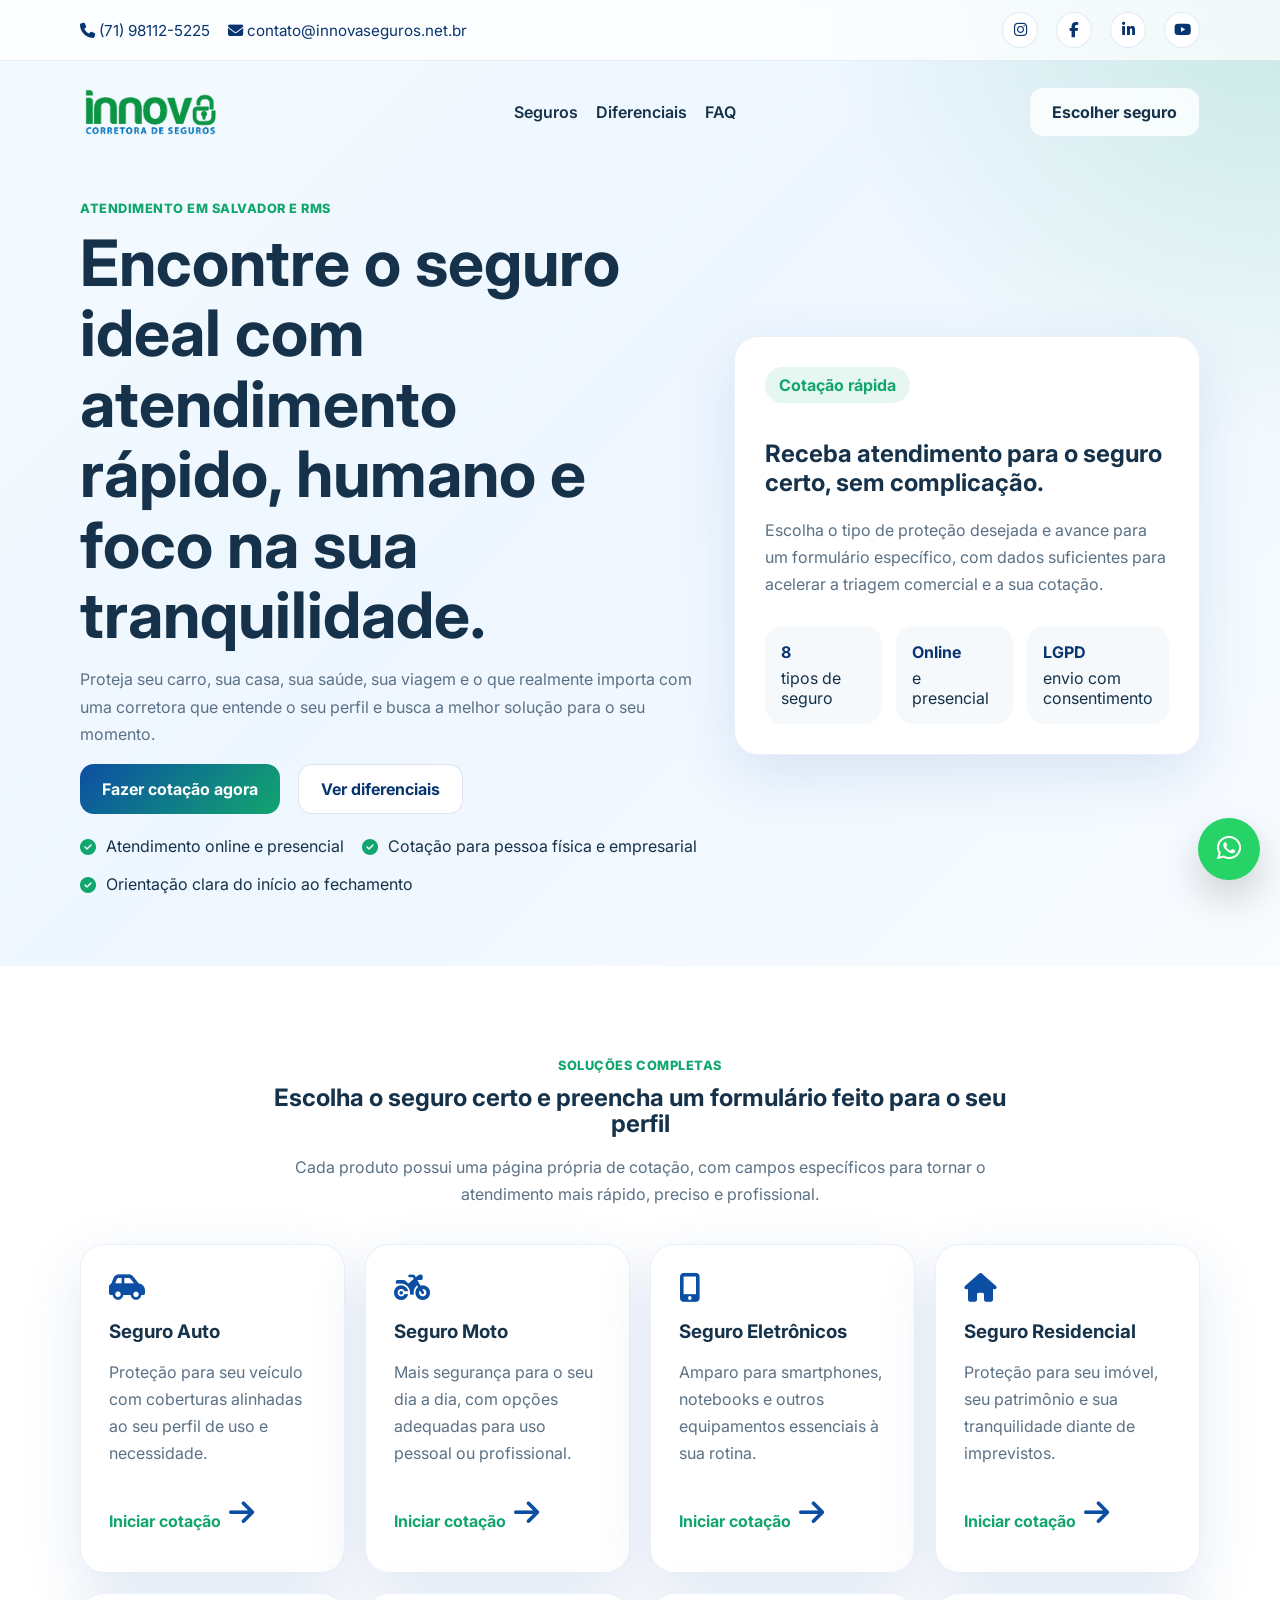
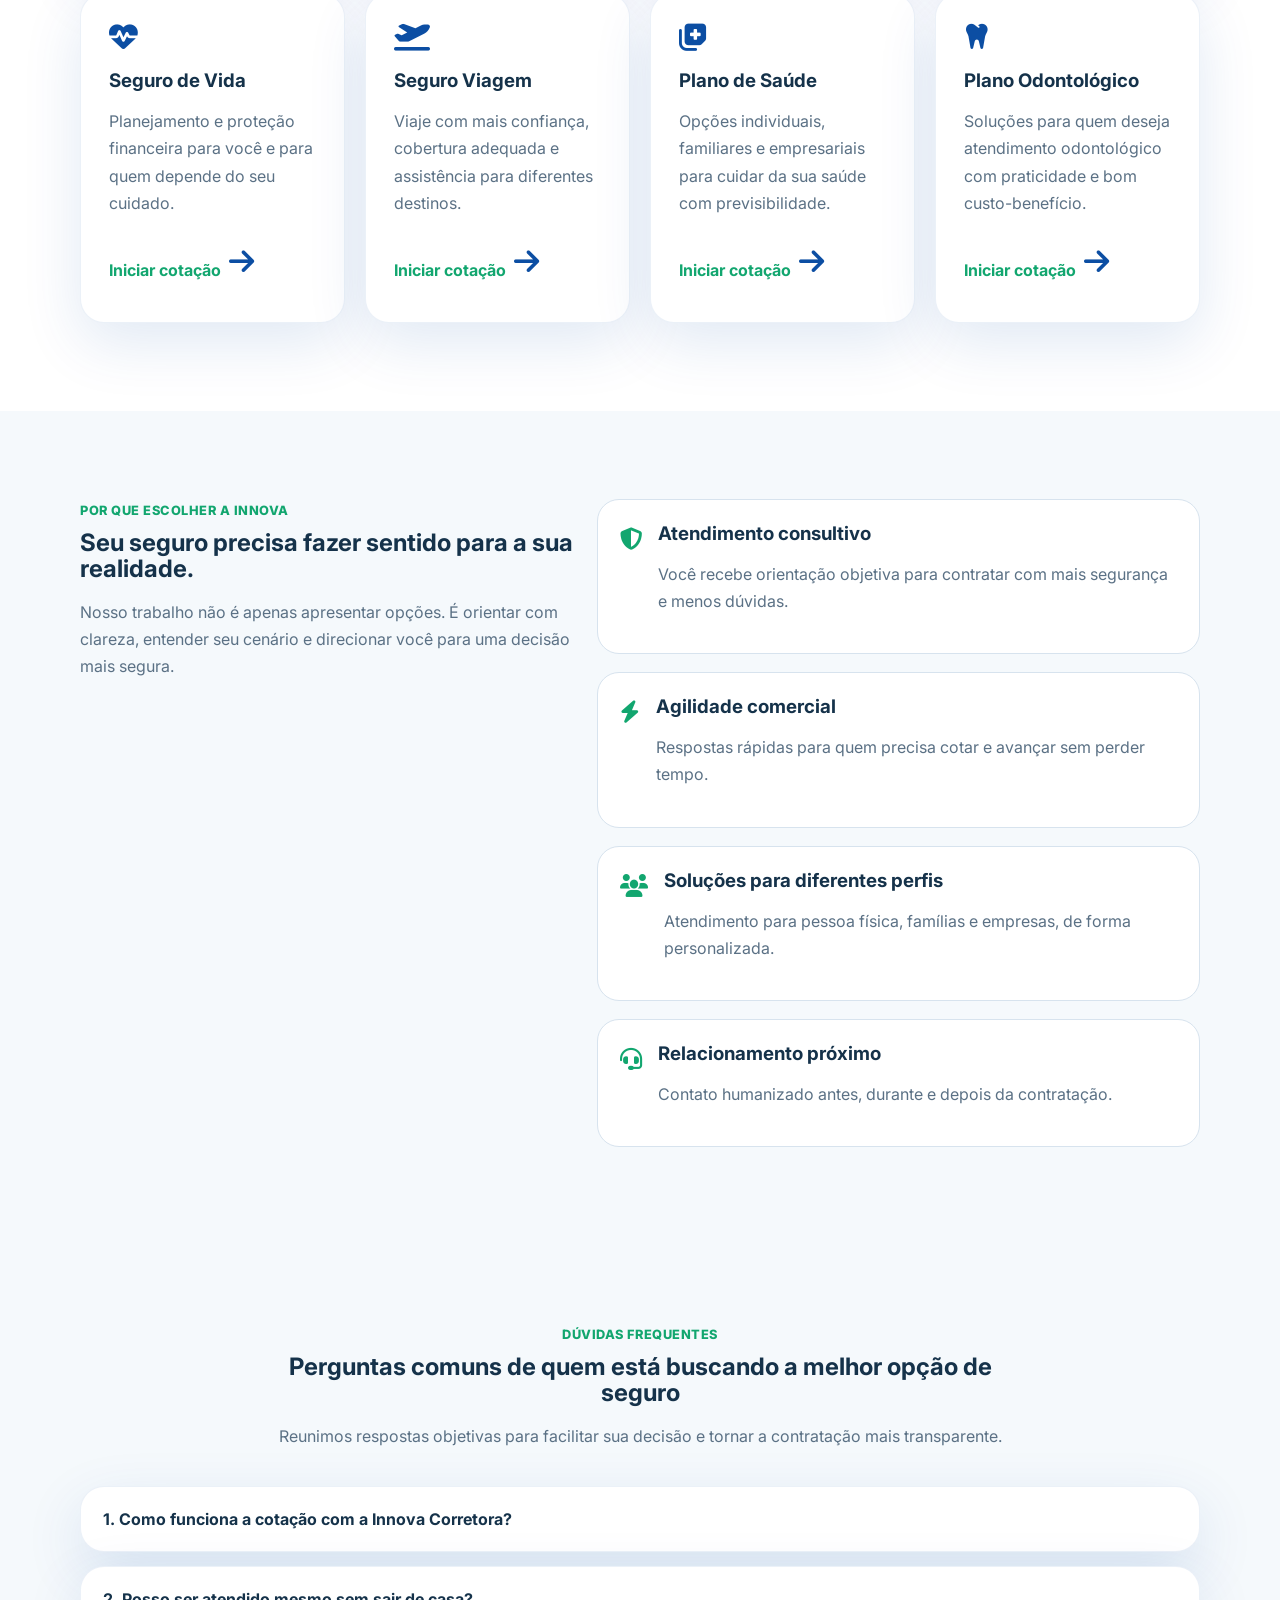
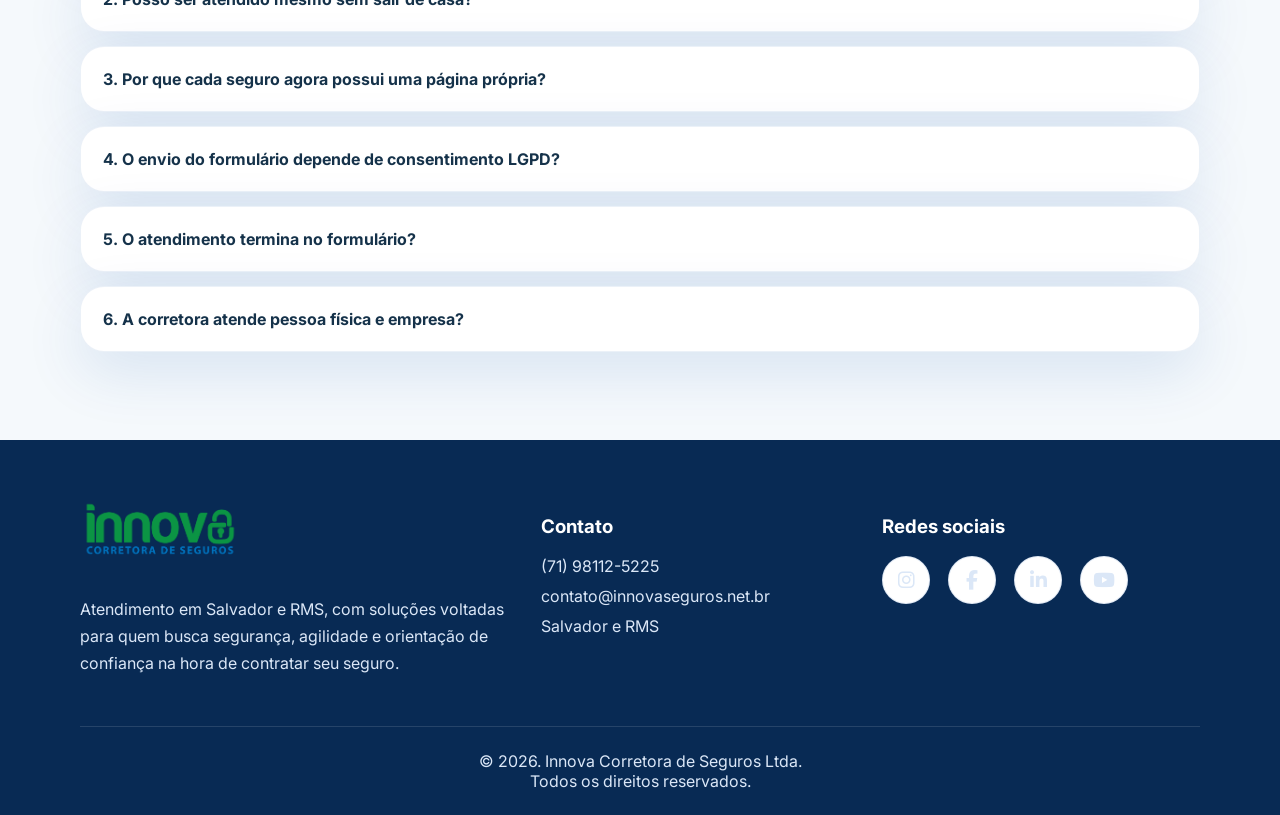
<file: frontend/index.html>
<!DOCTYPE html>
<html lang='pt-BR'>
<head>
  <meta charset='UTF-8'>
  <meta http-equiv='refresh' content='0; url=./public/index.html'>
  <meta name='viewport' content='width=device-width, initial-scale=1.0'>
  <title>Redirecionando | Innova Corretora</title>
  <script>window.location.href='./public/index.html';</script>
</head>
<body></body>
</html>
</file>
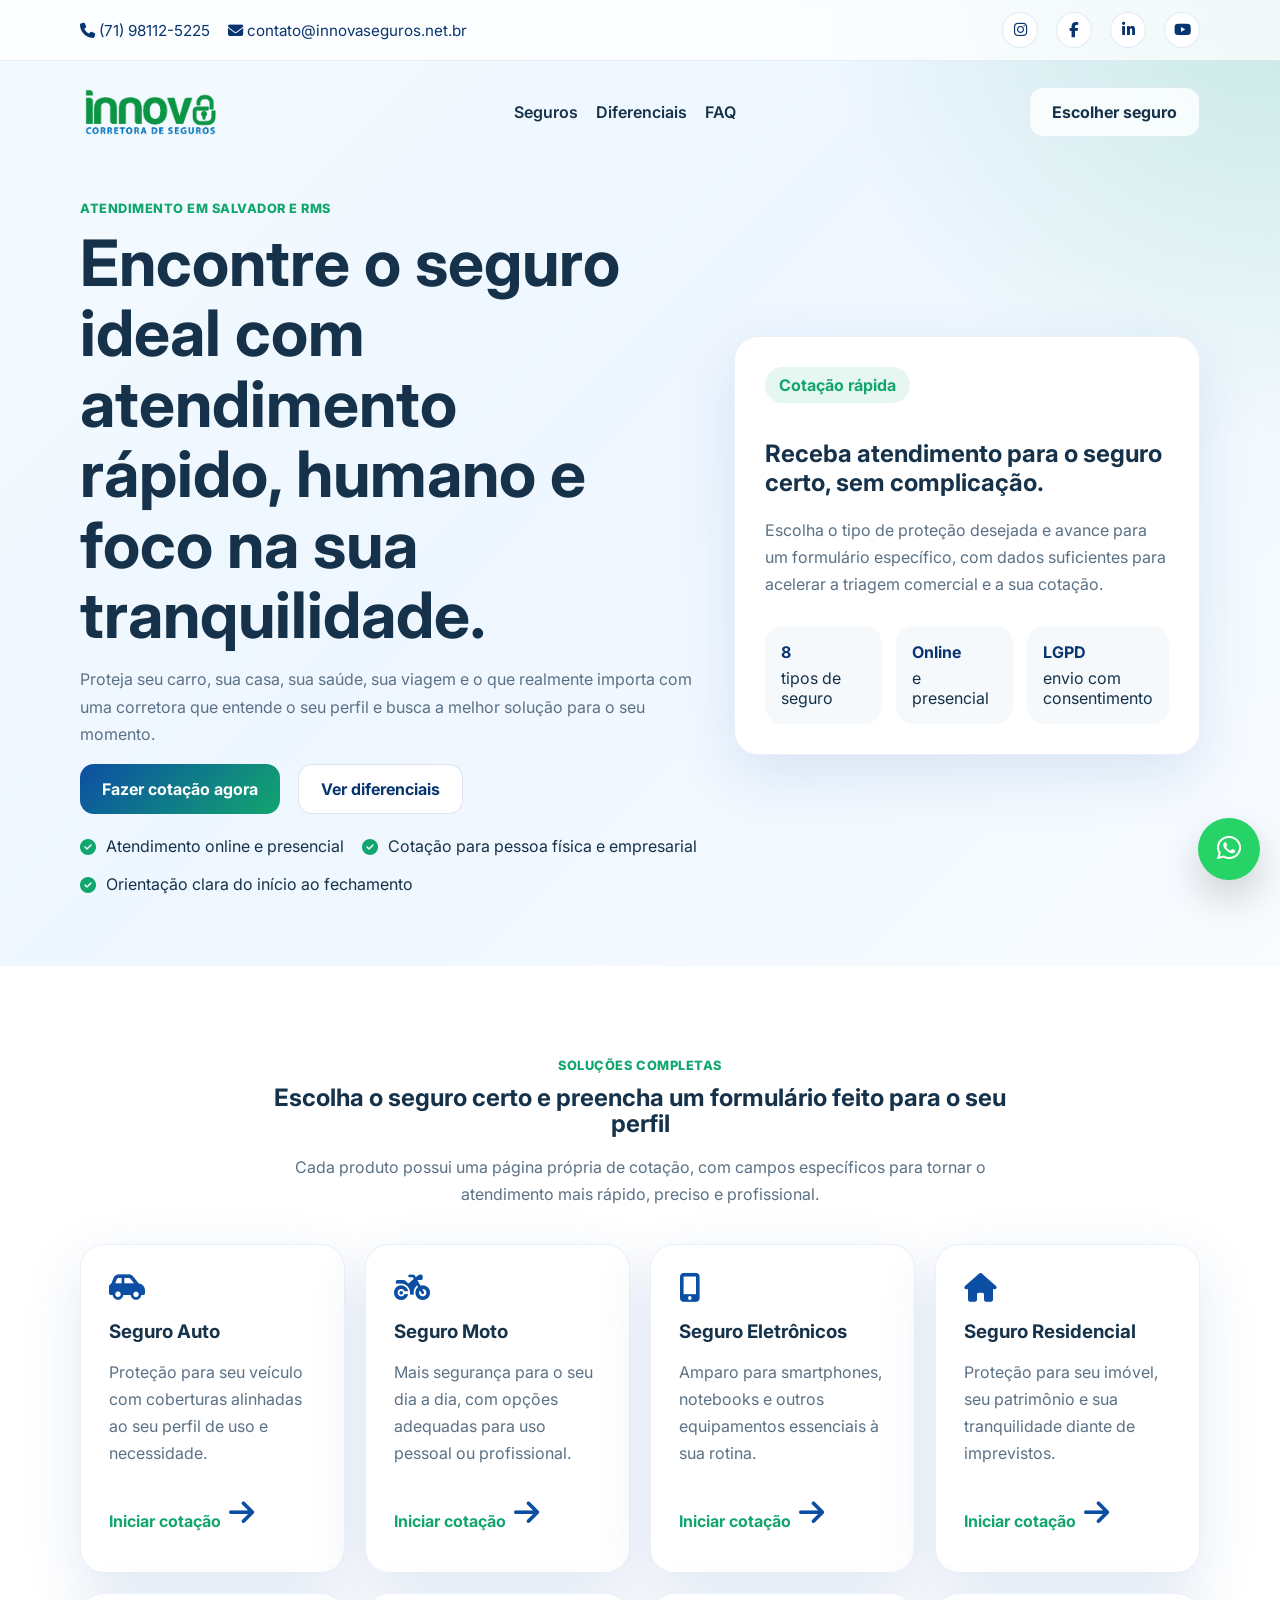
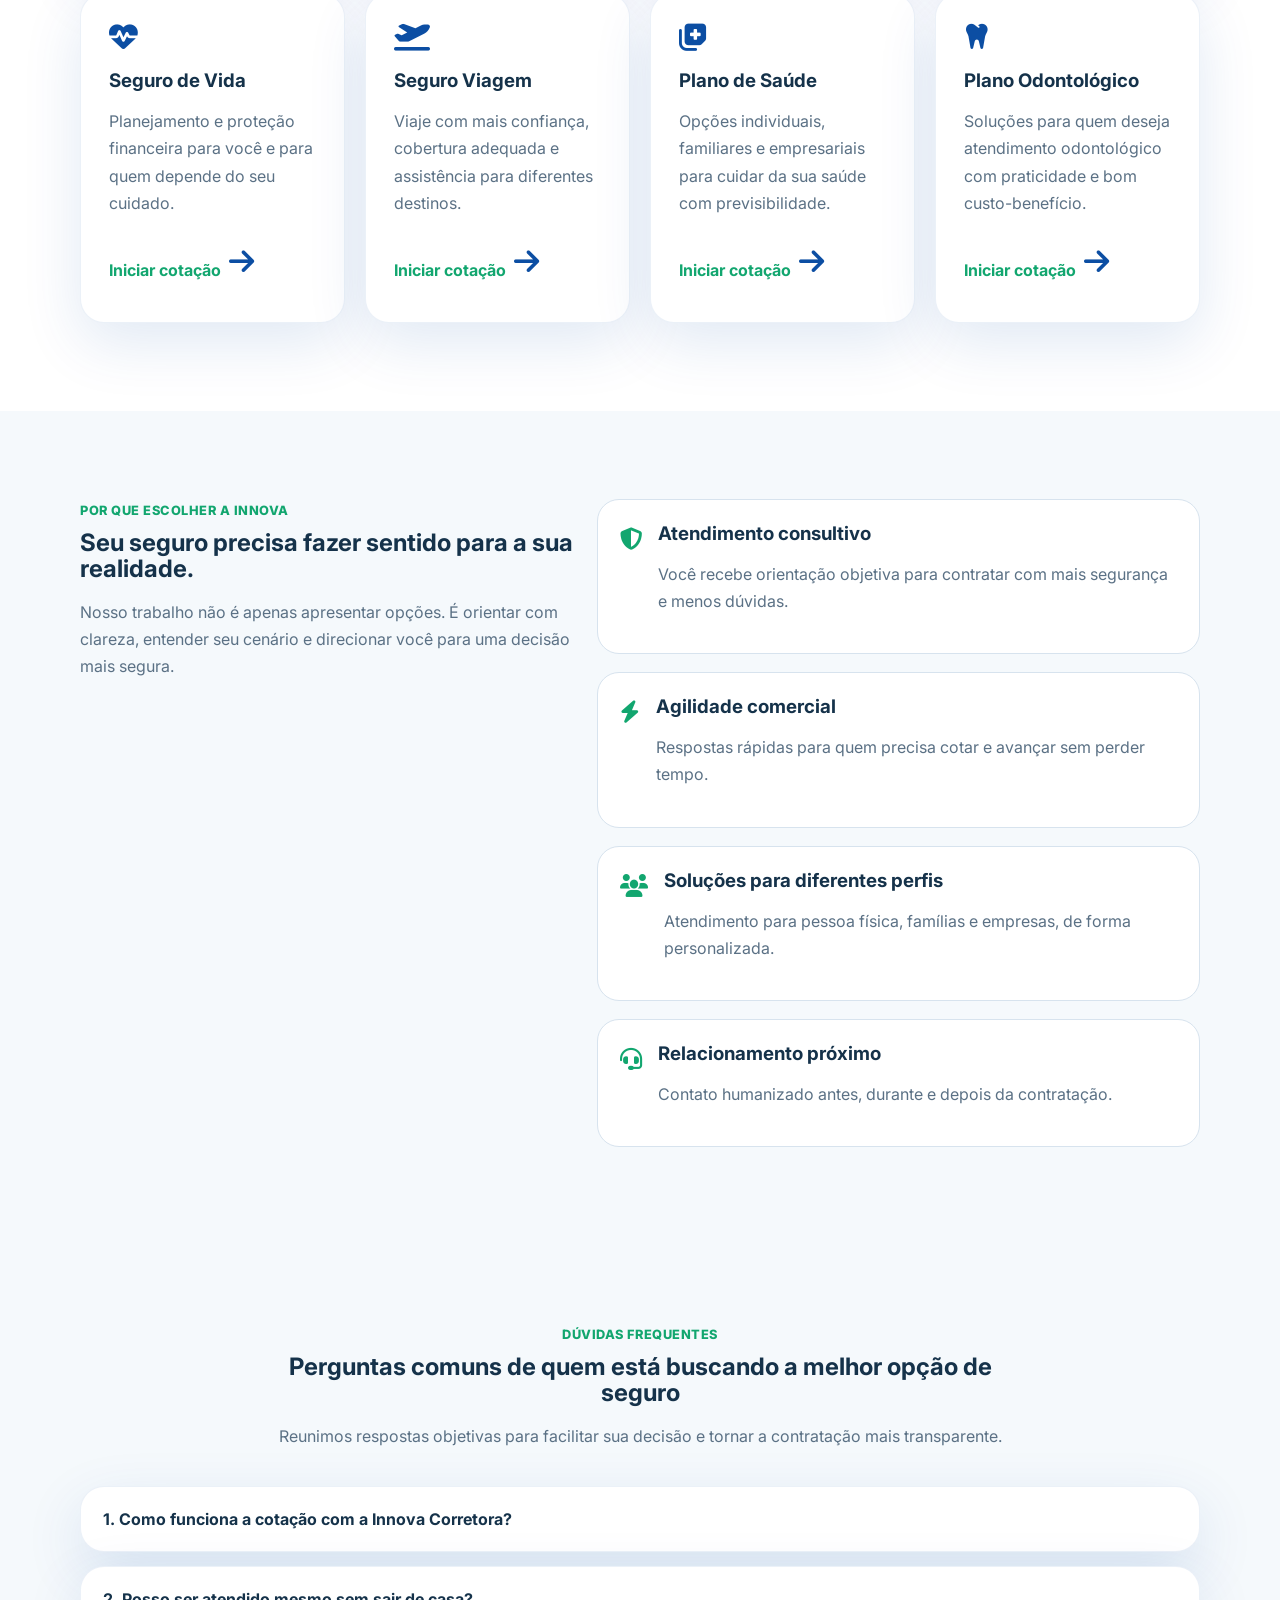
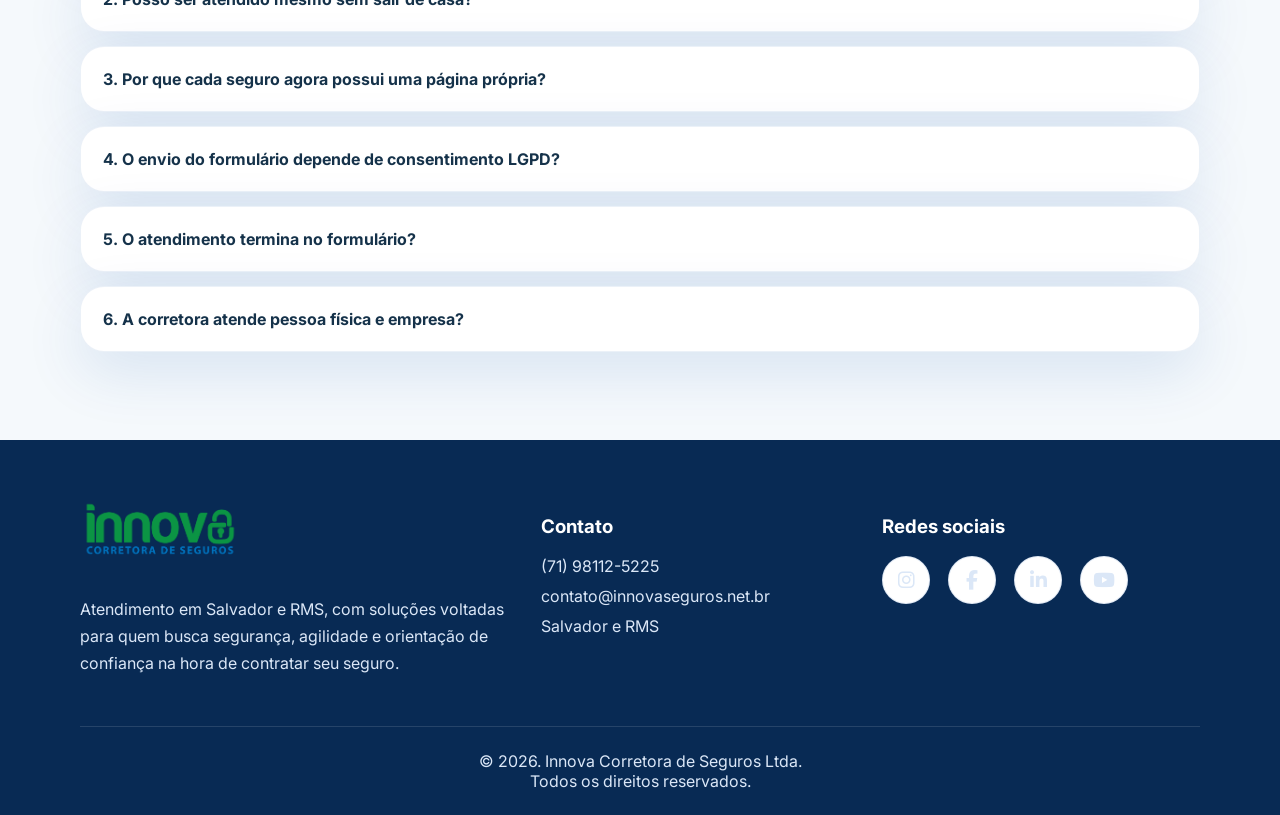
<file: frontend/public/index.html>
<!DOCTYPE html>
<html lang="pt-BR">
<head>
  <meta charset="UTF-8" />
  <meta name="viewport" content="width=device-width, initial-scale=1.0" />
  <title>Innova Corretora de Seguros | Proteção inteligente para cada fase da sua vida</title>
  <meta name="description" content="Solicite sua cotação com a Innova Corretora de Seguros. Atendimento em Salvador e RMS para auto, moto, residencial, vida, viagem, saúde, odontológico e eletrônicos." />
  <link rel="preconnect" href="https://fonts.googleapis.com">
  <link rel="preconnect" href="https://fonts.gstatic.com" crossorigin>
  <link href="https://fonts.googleapis.com/css2?family=Inter:wght@400;500;600;700;800&display=swap" rel="stylesheet">
  <link rel="stylesheet" href="https://cdnjs.cloudflare.com/ajax/libs/font-awesome/6.5.2/css/all.min.css" crossorigin="anonymous" referrerpolicy="no-referrer" />
  <link rel="stylesheet" href="../assets/css/style.css" />
  <link rel="icon" type="image/x-icon" href="../assets/img/favicon.ico" />
</head>
<body>
  <header class="hero">
    <div id="site-header"></div>
    <div class="container hero-grid">
      <div class="hero-copy">
        <span class="eyebrow">Atendimento em Salvador e RMS</span>
        <h1>Encontre o seguro ideal com atendimento rápido, humano e foco na sua tranquilidade.</h1>
        <p>Proteja seu carro, sua casa, sua saúde, sua viagem e o que realmente importa com uma corretora que entende o seu perfil e busca a melhor solução para o seu momento.</p>
        <div class="hero-actions">
          <a class="btn btn-primary" href="#seguros">Fazer cotação agora</a>
          <a class="btn btn-outline" href="#diferenciais">Ver diferenciais</a>
        </div>
        <ul class="hero-points">
          <li><i class="fa-solid fa-circle-check"></i> Atendimento online e presencial</li>
          <li><i class="fa-solid fa-circle-check"></i> Cotação para pessoa física e empresarial</li>
          <li><i class="fa-solid fa-circle-check"></i> Orientação clara do início ao fechamento</li>
        </ul>
      </div>
      <div class="hero-card">
        <div class="card-badge">Cotação rápida</div>
        <h2>Receba atendimento para o seguro certo, sem complicação.</h2>
        <p>Escolha o tipo de proteção desejada e avance para um formulário específico, com dados suficientes para acelerar a triagem comercial e a sua cotação.</p>
        <div class="mini-stats">
          <div><strong>8</strong><span>tipos de seguro</span></div>
          <div><strong>Online</strong><span>e presencial</span></div>
          <div><strong>LGPD</strong><span>envio com consentimento</span></div>
        </div>
      </div>
    </div>
  </header>
  <main>
    <section class="section" id="seguros">
      <div class="container">
        <div class="section-heading center">
          <span class="eyebrow">Soluções completas</span>
          <h2>Escolha o seguro certo e preencha um formulário feito para o seu perfil</h2>
          <p>Cada produto possui uma página própria de cotação, com campos específicos para tornar o atendimento mais rápido, preciso e profissional.</p>
        </div>
        <div class="cards-grid"><a class="insurance-card" href="./seguros/auto.html"><i class="fa-solid fa-car-side"></i><h3>Seguro Auto</h3><p>Proteção para seu veículo com coberturas alinhadas ao seu perfil de uso e necessidade.</p><span class="card-link">Iniciar cotação <i class="fa-solid fa-arrow-right"></i></span></a>
<a class="insurance-card" href="./seguros/moto.html"><i class="fa-solid fa-motorcycle"></i><h3>Seguro Moto</h3><p>Mais segurança para o seu dia a dia, com opções adequadas para uso pessoal ou profissional.</p><span class="card-link">Iniciar cotação <i class="fa-solid fa-arrow-right"></i></span></a>
<a class="insurance-card" href="./seguros/eletronicos.html"><i class="fa-solid fa-mobile-screen-button"></i><h3>Seguro Eletrônicos</h3><p>Amparo para smartphones, notebooks e outros equipamentos essenciais à sua rotina.</p><span class="card-link">Iniciar cotação <i class="fa-solid fa-arrow-right"></i></span></a>
<a class="insurance-card" href="./seguros/residencial.html"><i class="fa-solid fa-house"></i><h3>Seguro Residencial</h3><p>Proteção para seu imóvel, seu patrimônio e sua tranquilidade diante de imprevistos.</p><span class="card-link">Iniciar cotação <i class="fa-solid fa-arrow-right"></i></span></a>
<a class="insurance-card" href="./seguros/vida.html"><i class="fa-solid fa-heart-pulse"></i><h3>Seguro de Vida</h3><p>Planejamento e proteção financeira para você e para quem depende do seu cuidado.</p><span class="card-link">Iniciar cotação <i class="fa-solid fa-arrow-right"></i></span></a>
<a class="insurance-card" href="./seguros/viagem.html"><i class="fa-solid fa-plane-departure"></i><h3>Seguro Viagem</h3><p>Viaje com mais confiança, cobertura adequada e assistência para diferentes destinos.</p><span class="card-link">Iniciar cotação <i class="fa-solid fa-arrow-right"></i></span></a>
<a class="insurance-card" href="./seguros/saude.html"><i class="fa-solid fa-notes-medical"></i><h3>Plano de Saúde</h3><p>Opções individuais, familiares e empresariais para cuidar da sua saúde com previsibilidade.</p><span class="card-link">Iniciar cotação <i class="fa-solid fa-arrow-right"></i></span></a>
<a class="insurance-card" href="./seguros/odonto.html"><i class="fa-solid fa-tooth"></i><h3>Plano Odontológico</h3><p>Soluções para quem deseja atendimento odontológico com praticidade e bom custo-benefício.</p><span class="card-link">Iniciar cotação <i class="fa-solid fa-arrow-right"></i></span></a></div>
      </div>
    </section>
    <section class="section muted" id="diferenciais">
      <div class="container two-columns">
        <div>
          <div class="section-heading">
            <span class="eyebrow">Por que escolher a Innova</span>
            <h2>Seu seguro precisa fazer sentido para a sua realidade.</h2>
            <p>Nosso trabalho não é apenas apresentar opções. É orientar com clareza, entender seu cenário e direcionar você para uma decisão mais segura.</p>
          </div>
        </div>
        <div class="benefits-list">
          <div class="benefit-item"><i class="fa-solid fa-shield-halved"></i><div><h3>Atendimento consultivo</h3><p>Você recebe orientação objetiva para contratar com mais segurança e menos dúvidas.</p></div></div>
          <div class="benefit-item"><i class="fa-solid fa-bolt"></i><div><h3>Agilidade comercial</h3><p>Respostas rápidas para quem precisa cotar e avançar sem perder tempo.</p></div></div>
          <div class="benefit-item"><i class="fa-solid fa-users"></i><div><h3>Soluções para diferentes perfis</h3><p>Atendimento para pessoa física, famílias e empresas, de forma personalizada.</p></div></div>
          <div class="benefit-item"><i class="fa-solid fa-headset"></i><div><h3>Relacionamento próximo</h3><p>Contato humanizado antes, durante e depois da contratação.</p></div></div>
        </div>
      </div>
    </section>
    <section class="section muted" id="faq">
      <div class="container">
        <div class="section-heading center">
          <span class="eyebrow">Dúvidas frequentes</span>
          <h2>Perguntas comuns de quem está buscando a melhor opção de seguro</h2>
          <p>Reunimos respostas objetivas para facilitar sua decisão e tornar a contratação mais transparente.</p>
        </div>
        <div class="faq-list">
          <details><summary>1. Como funciona a cotação com a Innova Corretora?</summary><p>Você escolhe o produto, preenche um formulário específico e a equipe utiliza essas informações para avançar com uma triagem mais eficiente e um retorno mais qualificado.</p></details>
          <details><summary>2. Posso ser atendido mesmo sem sair de casa?</summary><p>Sim. A Innova atende de forma online e também presencial, o que permite conduzir todo o processo com praticidade para clientes de Salvador e RMS.</p></details>
          <details><summary>3. Por que cada seguro agora possui uma página própria?</summary><p>Porque cada produto exige informações diferentes. Isso melhora a qualidade da cotação, evita retrabalho e acelera o retorno comercial.</p></details>
          <details><summary>4. O envio do formulário depende de consentimento LGPD?</summary><p>Sim. O envio só é liberado após a confirmação de consentimento, garantindo mais transparência no tratamento dos seus dados.</p></details>
          <details><summary>5. O atendimento termina no formulário?</summary><p>Não. Após o envio, a Innova registra o lead na planilha operacional e abre o WhatsApp com um resumo para agilizar o contato com a equipe.</p></details>
          <details><summary>6. A corretora atende pessoa física e empresa?</summary><p>Sim. A Innova atende clientes individuais, famílias e também demandas empresariais, principalmente em saúde e odontológico.</p></details>
        </div>
      </div>
    </section>
  </main>
  <div id="site-footer"></div>
  <a class="floating-whatsapp" href="https://wa.me/5571981125225?text=Ol%C3%A1!%20Quero%20fazer%20uma%20cota%C3%A7%C3%A3o%20com%20a%20Innova%20Corretora%20de%20Seguros." target="_blank" rel="noopener noreferrer" aria-label="Falar no WhatsApp"><i class="fa-brands fa-whatsapp"></i></a>

  <script src="./config/env.js"></script>
  <script src="../assets/js/layout.js"></script>
  <script src="../assets/js/main.js"></script>

</body>
</html>
</file>
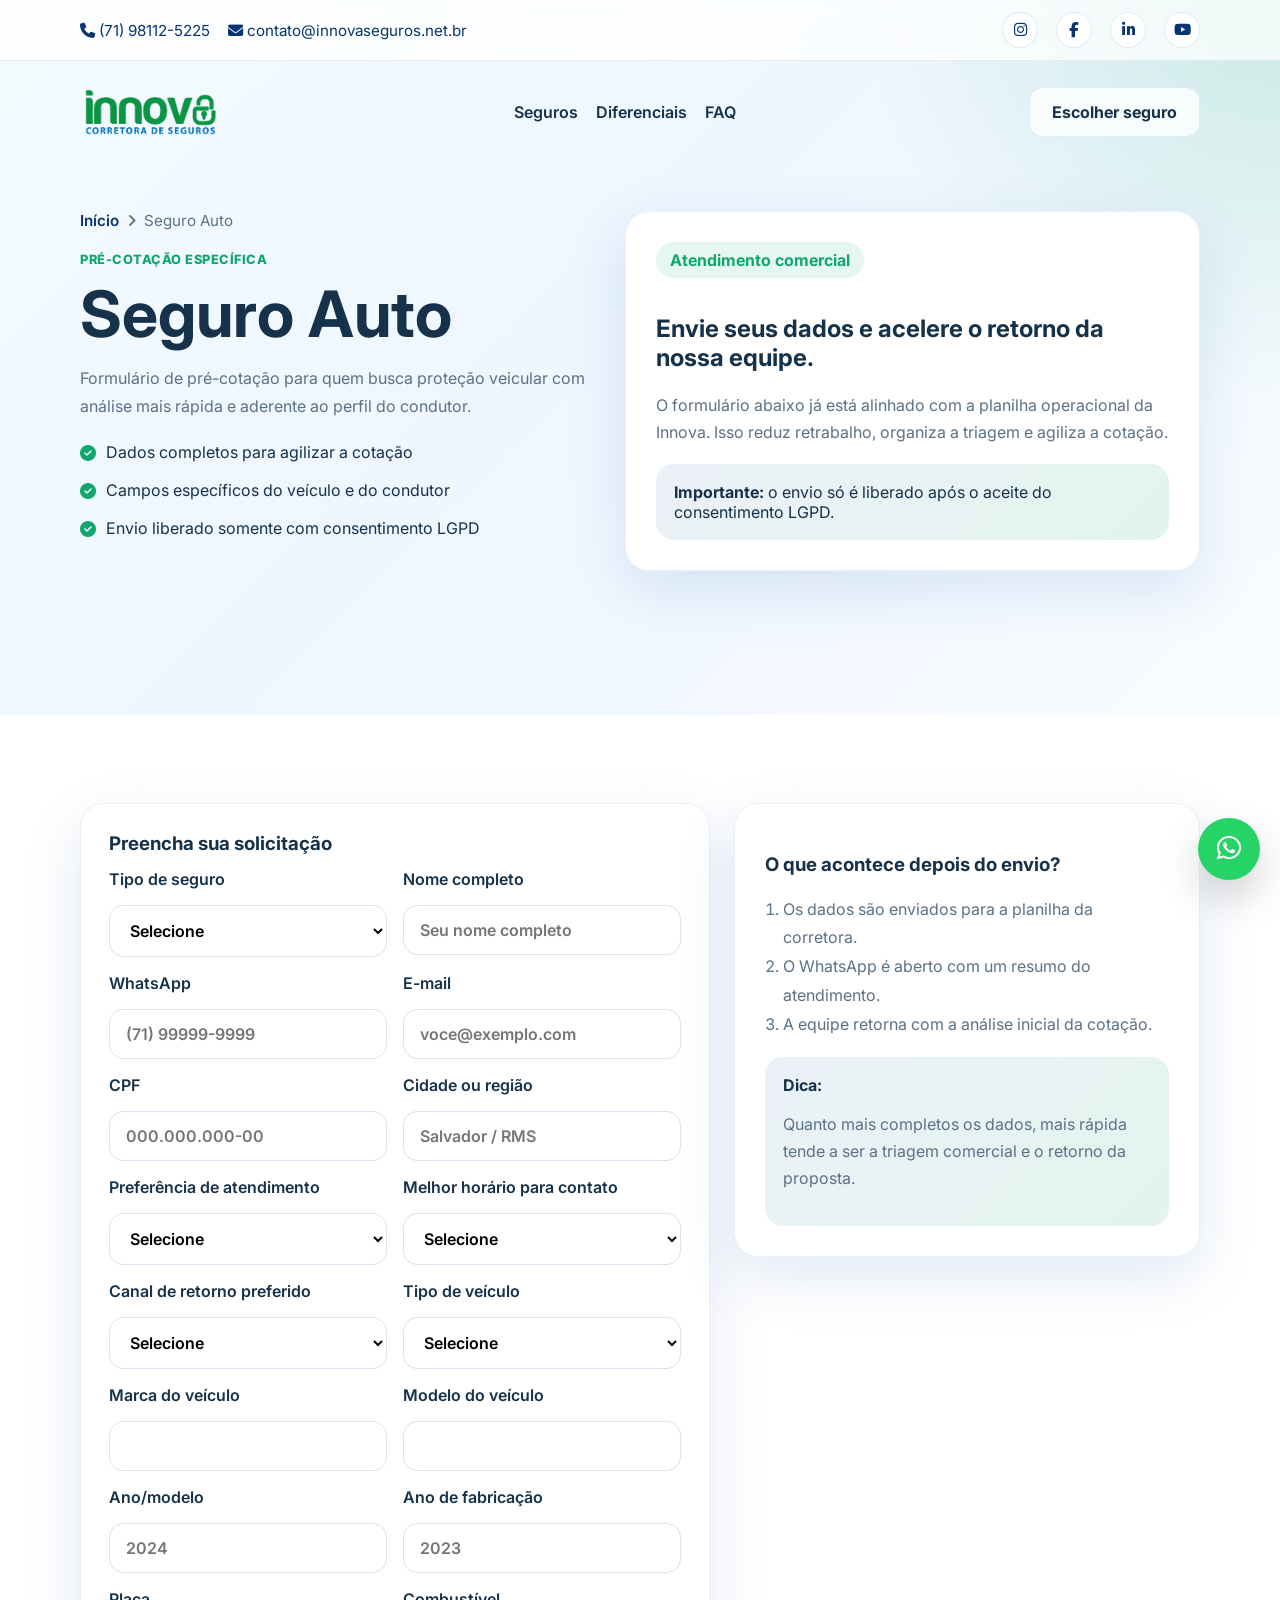
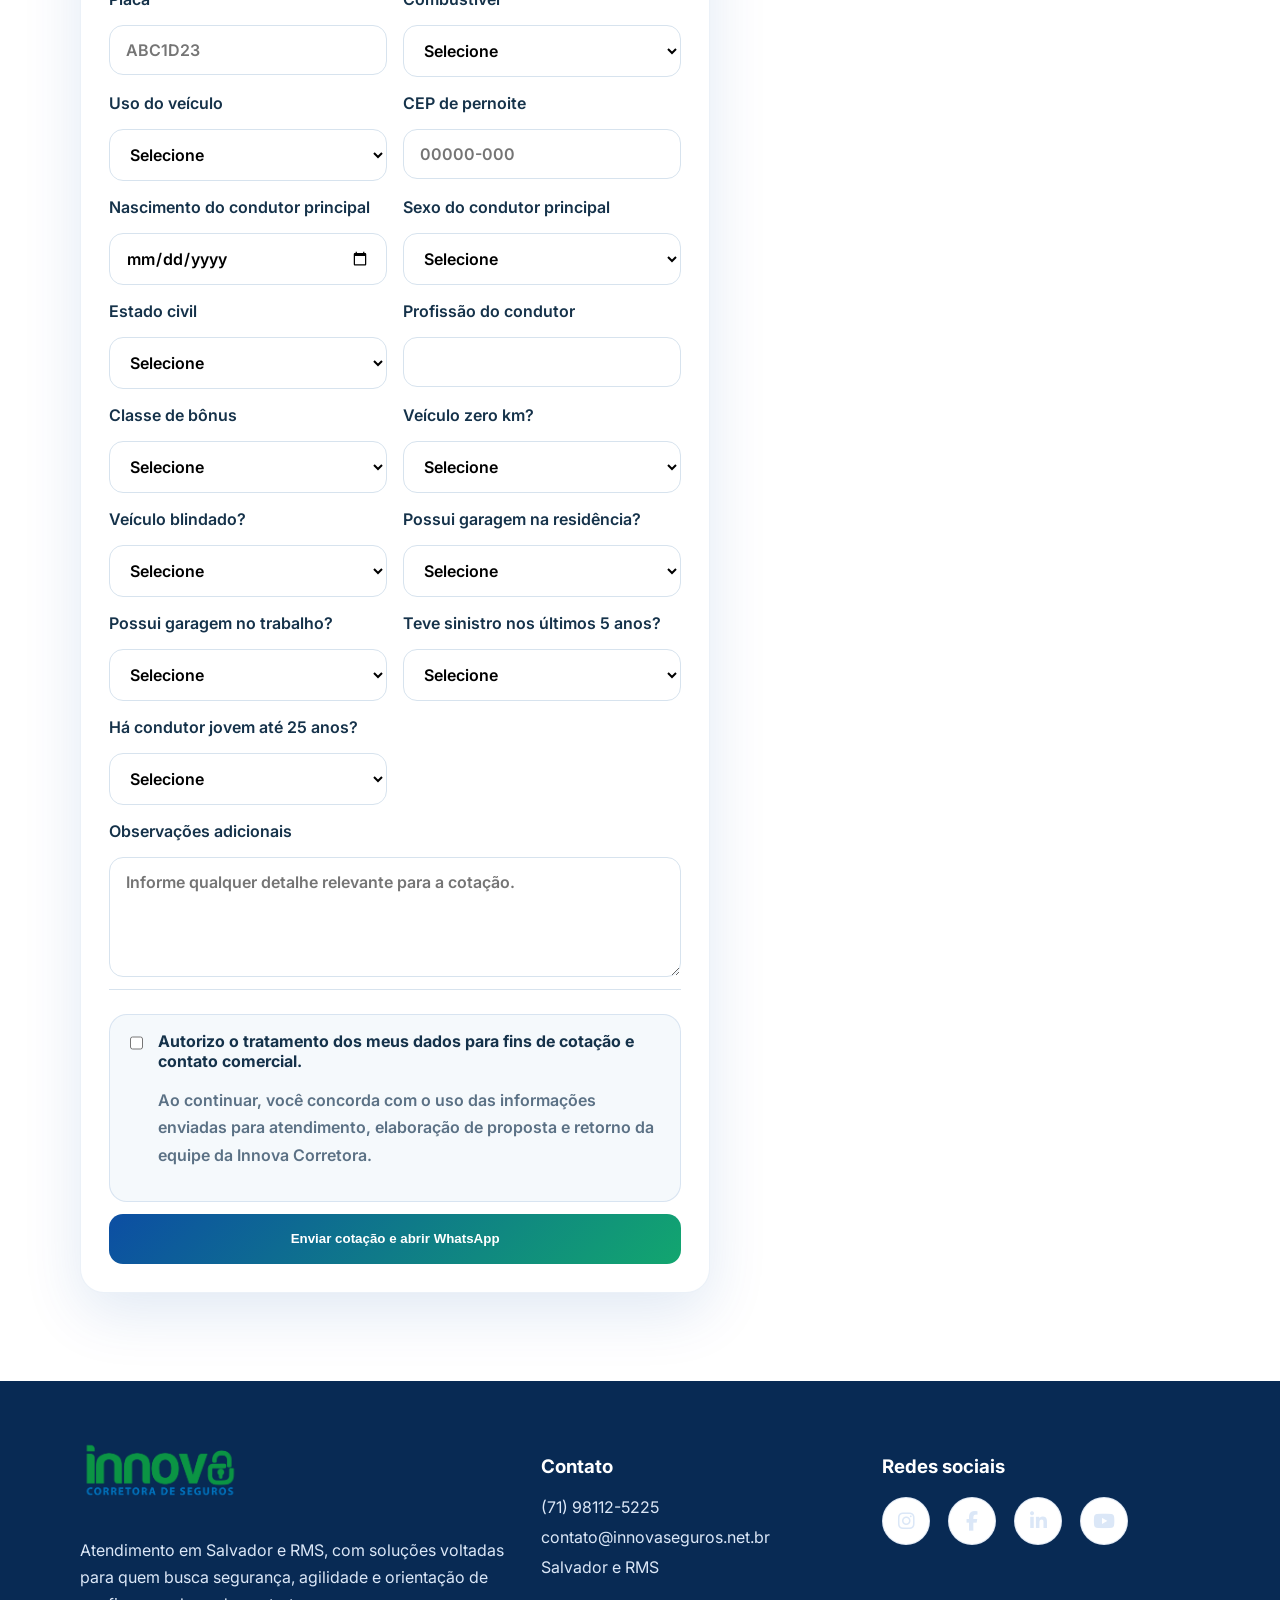
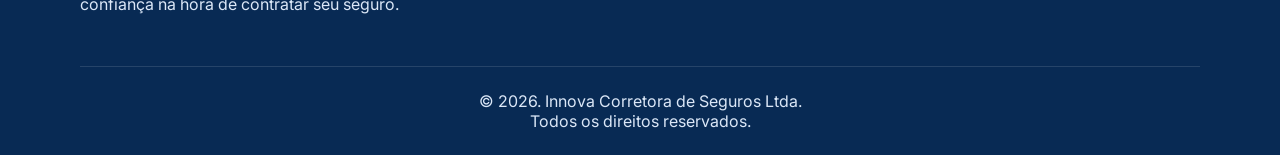
<file: frontend/public/seguros/auto.html>
<!DOCTYPE html>
<html lang="pt-BR">
<head>
  <meta charset="UTF-8" />
  <meta name="viewport" content="width=device-width, initial-scale=1.0" />
  <title>Seguro Auto | Innova Corretora</title>
  <meta name="description" content="Formulário de pré-cotação para quem busca proteção veicular com análise mais rápida e aderente ao perfil do condutor." />
  <link rel="preconnect" href="https://fonts.googleapis.com">
  <link rel="preconnect" href="https://fonts.gstatic.com" crossorigin>
  <link href="https://fonts.googleapis.com/css2?family=Inter:wght@400;500;600;700;800&display=swap" rel="stylesheet">
  <link rel="stylesheet" href="https://cdnjs.cloudflare.com/ajax/libs/font-awesome/6.5.2/css/all.min.css" crossorigin="anonymous" referrerpolicy="no-referrer" />
  <link rel="stylesheet" href="../../assets/css/style.css" />
  <link rel="icon" type="image/png" href="../../assets/img/favicon.png" />
</head>
<body>
  <header class="hero">
    <div id="site-header"></div>
    <div class="container product-hero">
      <div class="product-copy">
        <div class="breadcrumb"><a href="../index.html">Início</a> <i class="fa-solid fa-angle-right"></i> <span>Seguro Auto</span></div>
        <span class="eyebrow">Pré-cotação específica</span>
        <h1>Seguro Auto</h1>
        <p>Formulário de pré-cotação para quem busca proteção veicular com análise mais rápida e aderente ao perfil do condutor.</p>
        <ul class="product-points">
          <li><i class="fa-solid fa-circle-check"></i> Dados completos para agilizar a cotação</li>
          <li><i class="fa-solid fa-circle-check"></i> Campos específicos do veículo e do condutor</li>
          <li><i class="fa-solid fa-circle-check"></i> Envio liberado somente com consentimento LGPD</li>
        </ul>
      </div>
      <aside class="product-aside">
        <div class="card-badge">Atendimento comercial</div>
        <h2>Envie seus dados e acelere o retorno da nossa equipe.</h2>
        <p>O formulário abaixo já está alinhado com a planilha operacional da Innova. Isso reduz retrabalho, organiza a triagem e agiliza a cotação.</p>
        <div class="highlight-box"><strong>Importante:</strong> o envio só é liberado após o aceite do consentimento LGPD.</div>
      </aside>
    </div>
  </header>
  <main class="section">
    <div class="container product-layout">
      <div class="product-form-wrap">
        <form class="js-lead-form">
          <div class="form-section">
            <h3>Preencha sua solicitação</h3>
            <div class="form-grid"><label class="field"><span>Tipo de seguro</span><select name="Tipo_Seguro" required ><option value="">Selecione</option><option value="Auto">Auto</option></select><div class="field-error">Preencha este campo corretamente.</div></label>
<label class="field"><span>Nome completo</span><input type="text" name="Nome_Completo" placeholder="Seu nome completo" required /><div class="field-error">Preencha este campo corretamente.</div></label>
<label class="field"><span>WhatsApp</span><input type="tel" name="Telefone" placeholder="(71) 99999-9999" required /><div class="field-error">Preencha este campo corretamente.</div></label>
<label class="field"><span>E-mail</span><input type="email" name="Email" placeholder="voce@exemplo.com" required /><div class="field-error">Preencha este campo corretamente.</div></label>
<label class="field"><span>CPF</span><input type="text" name="CPF_CNPJ" placeholder="000.000.000-00" required /><div class="field-error">Preencha este campo corretamente.</div></label>
<label class="field"><span>Cidade ou região</span><input type="text" name="Cidade_Regiao" placeholder="Salvador / RMS" required /><div class="field-error">Preencha este campo corretamente.</div></label>
<label class="field"><span>Preferência de atendimento</span><select name="Atendimento" required ><option value="">Selecione</option><option value="Online">Online</option><option value="Presencial">Presencial</option><option value="Ambos">Ambos</option></select><div class="field-error">Preencha este campo corretamente.</div></label>
<label class="field"><span>Melhor horário para contato</span><select name="Melhor_Horario" required ><option value="">Selecione</option><option value="Manhã">Manhã</option><option value="Tarde">Tarde</option><option value="Noite">Noite</option><option value="Comercial">Comercial</option></select><div class="field-error">Preencha este campo corretamente.</div></label>
<label class="field"><span>Canal de retorno preferido</span><select name="Canal_Retorno" required ><option value="">Selecione</option><option value="WhatsApp">WhatsApp</option><option value="Ligação">Ligação</option><option value="E-mail">E-mail</option></select><div class="field-error">Preencha este campo corretamente.</div></label>
<label class="field"><span>Tipo de veículo</span><select name="Tipo_Veiculo" required ><option value="">Selecione</option><option value="Hatch">Hatch</option><option value="Sedan">Sedan</option><option value="SUV">SUV</option><option value="Picape">Picape</option><option value="Van">Van</option><option value="Outro">Outro</option></select><div class="field-error">Preencha este campo corretamente.</div></label>
<label class="field"><span>Marca do veículo</span><input type="text" name="Marca_Veiculo" required /><div class="field-error">Preencha este campo corretamente.</div></label>
<label class="field"><span>Modelo do veículo</span><input type="text" name="Modelo_Veiculo" required /><div class="field-error">Preencha este campo corretamente.</div></label>
<label class="field"><span>Ano/modelo</span><input type="text" name="Ano_Modelo" placeholder="2024" required /><div class="field-error">Preencha este campo corretamente.</div></label>
<label class="field"><span>Ano de fabricação</span><input type="text" name="Ano_Fabricacao" placeholder="2023" required /><div class="field-error">Preencha este campo corretamente.</div></label>
<label class="field"><span>Placa</span><input type="text" name="Placa" placeholder="ABC1D23" required /><div class="field-error">Preencha este campo corretamente.</div></label>
<label class="field"><span>Combustível</span><select name="Combustivel" required ><option value="">Selecione</option><option value="Flex">Flex</option><option value="Gasolina">Gasolina</option><option value="Diesel">Diesel</option><option value="Elétrico">Elétrico</option><option value="Híbrido">Híbrido</option></select><div class="field-error">Preencha este campo corretamente.</div></label>
<label class="field"><span>Uso do veículo</span><select name="Uso_Veiculo" required ><option value="">Selecione</option><option value="Particular">Particular</option><option value="Aplicativo">Aplicativo</option><option value="Comercial">Comercial</option><option value="Trabalho e lazer">Trabalho e lazer</option></select><div class="field-error">Preencha este campo corretamente.</div></label>
<label class="field"><span>CEP de pernoite</span><input type="text" name="CEP_Pernoite" placeholder="00000-000" required data-mask="cep"/><div class="field-error">Preencha este campo corretamente.</div></label>
<label class="field"><span>Nascimento do condutor principal</span><input type="date" name="Condutor_Principal_Nascimento" required /><div class="field-error">Preencha este campo corretamente.</div></label>
<label class="field"><span>Sexo do condutor principal</span><select name="Condutor_Principal_Sexo" required ><option value="">Selecione</option><option value="Masculino">Masculino</option><option value="Feminino">Feminino</option><option value="Prefiro não informar">Prefiro não informar</option></select><div class="field-error">Preencha este campo corretamente.</div></label>
<label class="field"><span>Estado civil</span><select name="Estado_Civil" required ><option value="">Selecione</option><option value="Solteiro(a)">Solteiro(a)</option><option value="Casado(a)">Casado(a)</option><option value="União estável">União estável</option><option value="Divorciado(a)">Divorciado(a)</option><option value="Viúvo(a)">Viúvo(a)</option></select><div class="field-error">Preencha este campo corretamente.</div></label>
<label class="field"><span>Profissão do condutor</span><input type="text" name="Profissao_Condutor" required /><div class="field-error">Preencha este campo corretamente.</div></label>
<label class="field"><span>Classe de bônus</span><select name="Bonus_Classe" required ><option value="">Selecione</option><option value="Não sei informar">Não sei informar</option><option value="0">0</option><option value="1">1</option><option value="2">2</option><option value="3">3</option><option value="4">4</option><option value="5">5</option><option value="6">6</option><option value="7">7</option><option value="8">8</option><option value="9">9</option><option value="10">10</option></select><div class="field-error">Preencha este campo corretamente.</div></label>
<label class="field"><span>Veículo zero km?</span><select name="Zero_km" required ><option value="">Selecione</option><option value="Sim">Sim</option><option value="Não">Não</option></select><div class="field-error">Preencha este campo corretamente.</div></label>
<label class="field"><span>Veículo blindado?</span><select name="Blindado" required ><option value="">Selecione</option><option value="Sim">Sim</option><option value="Não">Não</option></select><div class="field-error">Preencha este campo corretamente.</div></label>
<label class="field"><span>Possui garagem na residência?</span><select name="Garagem_Residencia" required ><option value="">Selecione</option><option value="Sim">Sim</option><option value="Não">Não</option></select><div class="field-error">Preencha este campo corretamente.</div></label>
<label class="field"><span>Possui garagem no trabalho?</span><select name="Garagem_Trabalho" required ><option value="">Selecione</option><option value="Sim">Sim</option><option value="Não">Não</option></select><div class="field-error">Preencha este campo corretamente.</div></label>
<label class="field"><span>Teve sinistro nos últimos 5 anos?</span><select name="Sinistro_5_Anos" required ><option value="">Selecione</option><option value="Sim">Sim</option><option value="Não">Não</option></select><div class="field-error">Preencha este campo corretamente.</div></label>
<label class="field"><span>Há condutor jovem até 25 anos?</span><select name="Condutor_Jovem_Ate_25" required ><option value="">Selecione</option><option value="Sim">Sim</option><option value="Não">Não</option></select><div class="field-error">Preencha este campo corretamente.</div></label>
<label class="field field-full"><span>Observações adicionais</span><textarea name="Observacoes_Gerais" placeholder="Informe qualquer detalhe relevante para a cotação." ></textarea><div class="field-error">Preencha este campo corretamente.</div></label></div>
          </div>
          <div class="form-actions">
            <label class="consent-box field">
              <input type="checkbox" name="LGPD_Consentimento" required />
              <div>
                <strong>Autorizo o tratamento dos meus dados para fins de cotação e contato comercial.</strong>
                <p>Ao continuar, você concorda com o uso das informações enviadas para atendimento, elaboração de proposta e retorno da equipe da Innova Corretora.</p>
                <div class="field-error">É necessário aceitar o consentimento LGPD para enviar.</div>
              </div>
            </label>
            <div class="status-message"></div>
            <button type="submit" class="btn btn-primary btn-wide">Enviar cotação e abrir WhatsApp</button>
          </div>
        </form>
      </div>
      <aside class="product-aside">
        <h3>O que acontece depois do envio?</h3>
        <ol class="aside-list">
          <li>Os dados são enviados para a planilha da corretora.</li>
          <li>O WhatsApp é aberto com um resumo do atendimento.</li>
          <li>A equipe retorna com a análise inicial da cotação.</li>
        </ol>
        <div class="highlight-box">
          <strong>Dica:</strong>
          <p>Quanto mais completos os dados, mais rápida tende a ser a triagem comercial e o retorno da proposta.</p>
        </div>
      </aside>
    </div>
  </main>
  <div id="site-footer"></div>
  <a class="floating-whatsapp" href="https://wa.me/5571981125225?text=Ol%C3%A1!%20Quero%20fazer%20uma%20cota%C3%A7%C3%A3o%20com%20a%20Innova%20Corretora%20de%20Seguros." target="_blank" rel="noopener noreferrer" aria-label="Falar no WhatsApp"><i class="fa-brands fa-whatsapp"></i></a>

  <script src="../config/env.js"></script>
  <script src="../../assets/js/layout.js"></script>
  <script src="../../assets/js/main.js"></script>

</body>
</html>
</file>
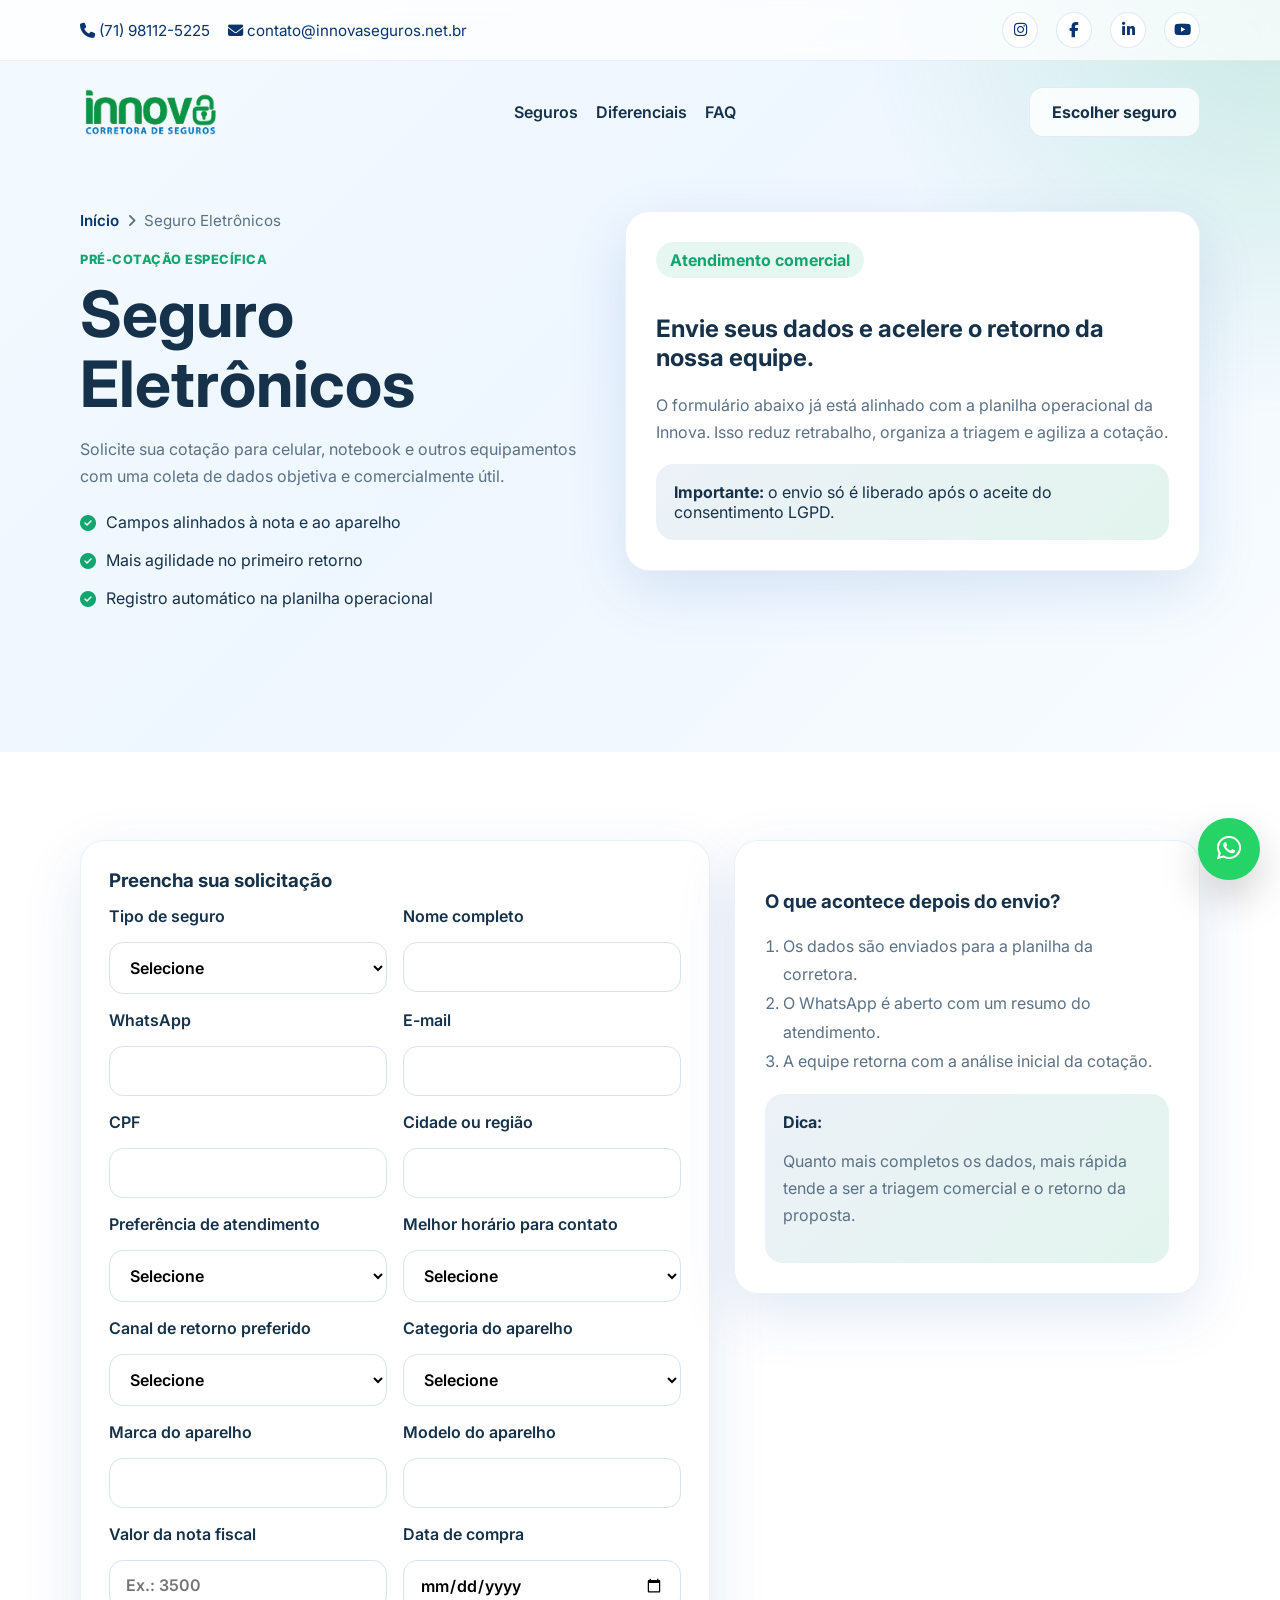
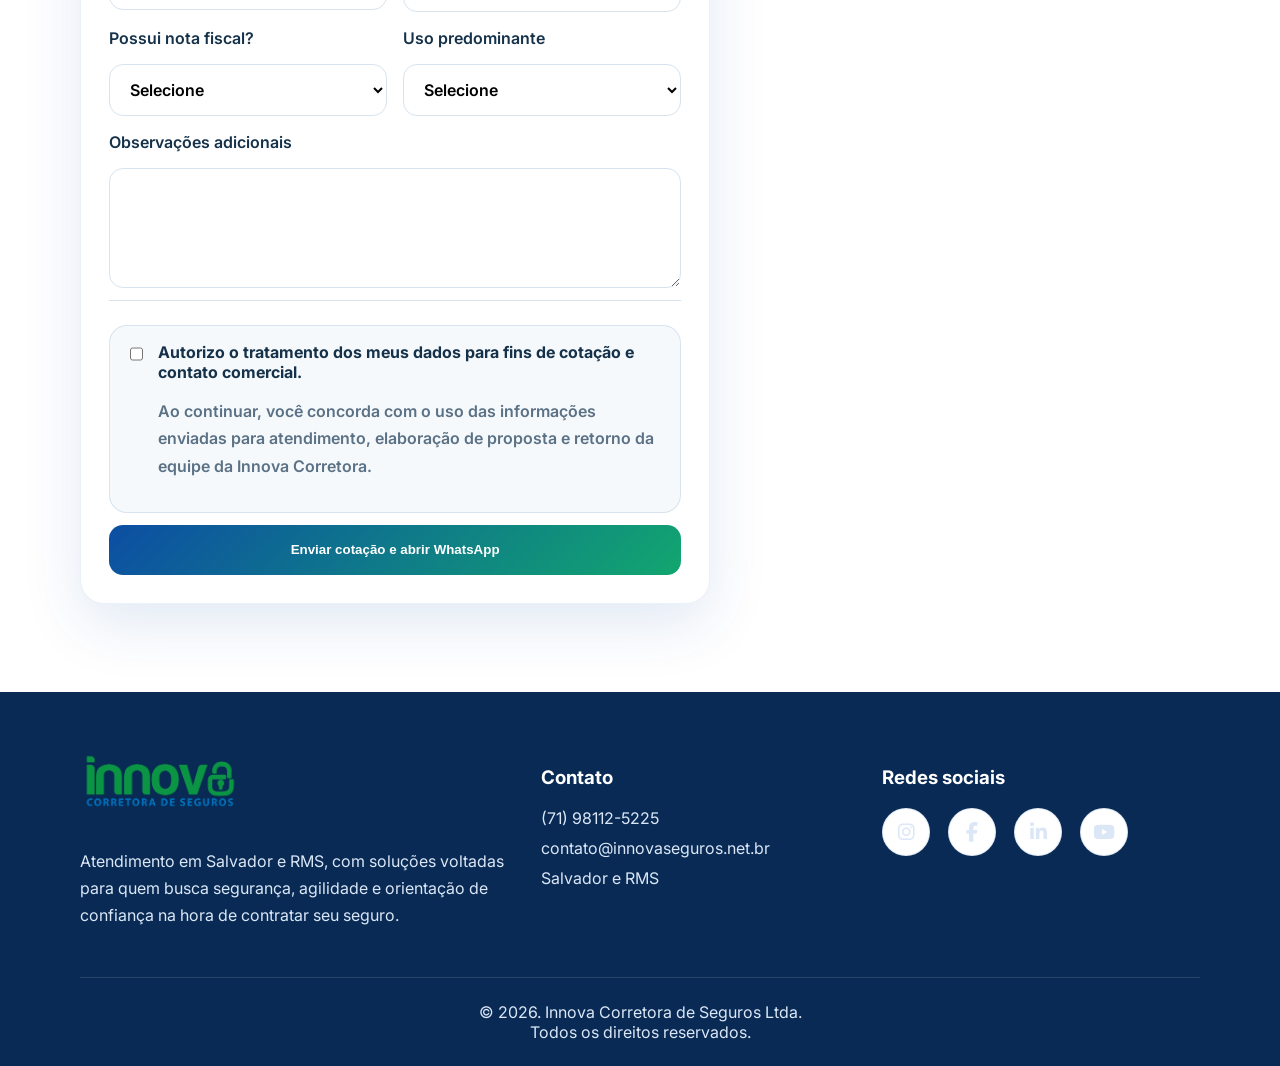
<file: frontend/public/seguros/eletronicos.html>
<!DOCTYPE html>
<html lang="pt-BR">
<head>
  <meta charset="UTF-8" />
  <meta name="viewport" content="width=device-width, initial-scale=1.0" />
  <title>Seguro Eletrônicos | Innova Corretora</title>
  <meta name="description" content="Solicite sua cotação para celular, notebook e outros equipamentos com uma coleta de dados objetiva e comercialmente útil." />
  <link rel="preconnect" href="https://fonts.googleapis.com">
  <link rel="preconnect" href="https://fonts.gstatic.com" crossorigin>
  <link href="https://fonts.googleapis.com/css2?family=Inter:wght@400;500;600;700;800&display=swap" rel="stylesheet">
  <link rel="stylesheet" href="https://cdnjs.cloudflare.com/ajax/libs/font-awesome/6.5.2/css/all.min.css" crossorigin="anonymous" referrerpolicy="no-referrer" />
  <link rel="stylesheet" href="../../assets/css/style.css" />
  <link rel="icon" type="image/png" href="../../assets/img/favicon.png" />
</head>
<body>
  <header class="hero">
    <div id="site-header"></div>
    <div class="container product-hero">
      <div class="product-copy">
        <div class="breadcrumb"><a href="../index.html">Início</a> <i class="fa-solid fa-angle-right"></i> <span>Seguro Eletrônicos</span></div>
        <span class="eyebrow">Pré-cotação específica</span>
        <h1>Seguro Eletrônicos</h1>
        <p>Solicite sua cotação para celular, notebook e outros equipamentos com uma coleta de dados objetiva e comercialmente útil.</p>
        <ul class="product-points">
          <li><i class="fa-solid fa-circle-check"></i> Campos alinhados à nota e ao aparelho</li>
          <li><i class="fa-solid fa-circle-check"></i> Mais agilidade no primeiro retorno</li>
          <li><i class="fa-solid fa-circle-check"></i> Registro automático na planilha operacional</li>
        </ul>
      </div>
      <aside class="product-aside">
        <div class="card-badge">Atendimento comercial</div>
        <h2>Envie seus dados e acelere o retorno da nossa equipe.</h2>
        <p>O formulário abaixo já está alinhado com a planilha operacional da Innova. Isso reduz retrabalho, organiza a triagem e agiliza a cotação.</p>
        <div class="highlight-box"><strong>Importante:</strong> o envio só é liberado após o aceite do consentimento LGPD.</div>
      </aside>
    </div>
  </header>
  <main class="section">
    <div class="container product-layout">
      <div class="product-form-wrap">
        <form class="js-lead-form">
          <div class="form-section">
            <h3>Preencha sua solicitação</h3>
            <div class="form-grid"><label class="field"><span>Tipo de seguro</span><select name="Tipo_Seguro" required ><option value="">Selecione</option><option value="Eletrônicos">Eletrônicos</option></select><div class="field-error">Preencha este campo corretamente.</div></label>
<label class="field"><span>Nome completo</span><input type="text" name="Nome_Completo" required /><div class="field-error">Preencha este campo corretamente.</div></label>
<label class="field"><span>WhatsApp</span><input type="tel" name="Telefone" required /><div class="field-error">Preencha este campo corretamente.</div></label>
<label class="field"><span>E-mail</span><input type="email" name="Email" required /><div class="field-error">Preencha este campo corretamente.</div></label>
<label class="field"><span>CPF</span><input type="text" name="CPF_CNPJ" required /><div class="field-error">Preencha este campo corretamente.</div></label>
<label class="field"><span>Cidade ou região</span><input type="text" name="Cidade_Regiao" required /><div class="field-error">Preencha este campo corretamente.</div></label>
<label class="field"><span>Preferência de atendimento</span><select name="Atendimento" required ><option value="">Selecione</option><option value="Online">Online</option><option value="Presencial">Presencial</option><option value="Ambos">Ambos</option></select><div class="field-error">Preencha este campo corretamente.</div></label>
<label class="field"><span>Melhor horário para contato</span><select name="Melhor_Horario" required ><option value="">Selecione</option><option value="Manhã">Manhã</option><option value="Tarde">Tarde</option><option value="Noite">Noite</option><option value="Comercial">Comercial</option></select><div class="field-error">Preencha este campo corretamente.</div></label>
<label class="field"><span>Canal de retorno preferido</span><select name="Canal_Retorno" required ><option value="">Selecione</option><option value="WhatsApp">WhatsApp</option><option value="Ligação">Ligação</option><option value="E-mail">E-mail</option></select><div class="field-error">Preencha este campo corretamente.</div></label>
<label class="field"><span>Categoria do aparelho</span><select name="Categoria_Aparelho" required ><option value="">Selecione</option><option value="Celular">Celular</option><option value="Notebook">Notebook</option><option value="Tablet">Tablet</option><option value="Smartwatch">Smartwatch</option><option value="Câmera">Câmera</option><option value="Outro">Outro</option></select><div class="field-error">Preencha este campo corretamente.</div></label>
<label class="field"><span>Marca do aparelho</span><input type="text" name="Marca_Aparelho" required /><div class="field-error">Preencha este campo corretamente.</div></label>
<label class="field"><span>Modelo do aparelho</span><input type="text" name="Modelo_Aparelho" required /><div class="field-error">Preencha este campo corretamente.</div></label>
<label class="field"><span>Valor da nota fiscal</span><input type="text" name="Valor_Nota" placeholder="Ex.: 3500" required /><div class="field-error">Preencha este campo corretamente.</div></label>
<label class="field"><span>Data de compra</span><input type="date" name="Data_Compra" required /><div class="field-error">Preencha este campo corretamente.</div></label>
<label class="field"><span>Possui nota fiscal?</span><select name="Possui_Nota_Fiscal" required ><option value="">Selecione</option><option value="Sim">Sim</option><option value="Não">Não</option></select><div class="field-error">Preencha este campo corretamente.</div></label>
<label class="field"><span>Uso predominante</span><select name="Uso_Predominante" required ><option value="">Selecione</option><option value="Pessoal">Pessoal</option><option value="Profissional">Profissional</option><option value="Misto">Misto</option></select><div class="field-error">Preencha este campo corretamente.</div></label>
<label class="field field-full"><span>Observações adicionais</span><textarea name="Observacoes_Gerais" placeholder="" ></textarea><div class="field-error">Preencha este campo corretamente.</div></label></div>
          </div>
          <div class="form-actions">
            <label class="consent-box field">
              <input type="checkbox" name="LGPD_Consentimento" required />
              <div>
                <strong>Autorizo o tratamento dos meus dados para fins de cotação e contato comercial.</strong>
                <p>Ao continuar, você concorda com o uso das informações enviadas para atendimento, elaboração de proposta e retorno da equipe da Innova Corretora.</p>
                <div class="field-error">É necessário aceitar o consentimento LGPD para enviar.</div>
              </div>
            </label>
            <div class="status-message"></div>
            <button type="submit" class="btn btn-primary btn-wide">Enviar cotação e abrir WhatsApp</button>
          </div>
        </form>
      </div>
      <aside class="product-aside">
        <h3>O que acontece depois do envio?</h3>
        <ol class="aside-list">
          <li>Os dados são enviados para a planilha da corretora.</li>
          <li>O WhatsApp é aberto com um resumo do atendimento.</li>
          <li>A equipe retorna com a análise inicial da cotação.</li>
        </ol>
        <div class="highlight-box">
          <strong>Dica:</strong>
          <p>Quanto mais completos os dados, mais rápida tende a ser a triagem comercial e o retorno da proposta.</p>
        </div>
      </aside>
    </div>
  </main>
  <div id="site-footer"></div>
  <a class="floating-whatsapp" href="https://wa.me/5571981125225?text=Ol%C3%A1!%20Quero%20fazer%20uma%20cota%C3%A7%C3%A3o%20com%20a%20Innova%20Corretora%20de%20Seguros." target="_blank" rel="noopener noreferrer" aria-label="Falar no WhatsApp"><i class="fa-brands fa-whatsapp"></i></a>

  <script src="../config/env.js"></script>
  <script src="../../assets/js/layout.js"></script>
  <script src="../../assets/js/main.js"></script>

</body>
</html>
</file>
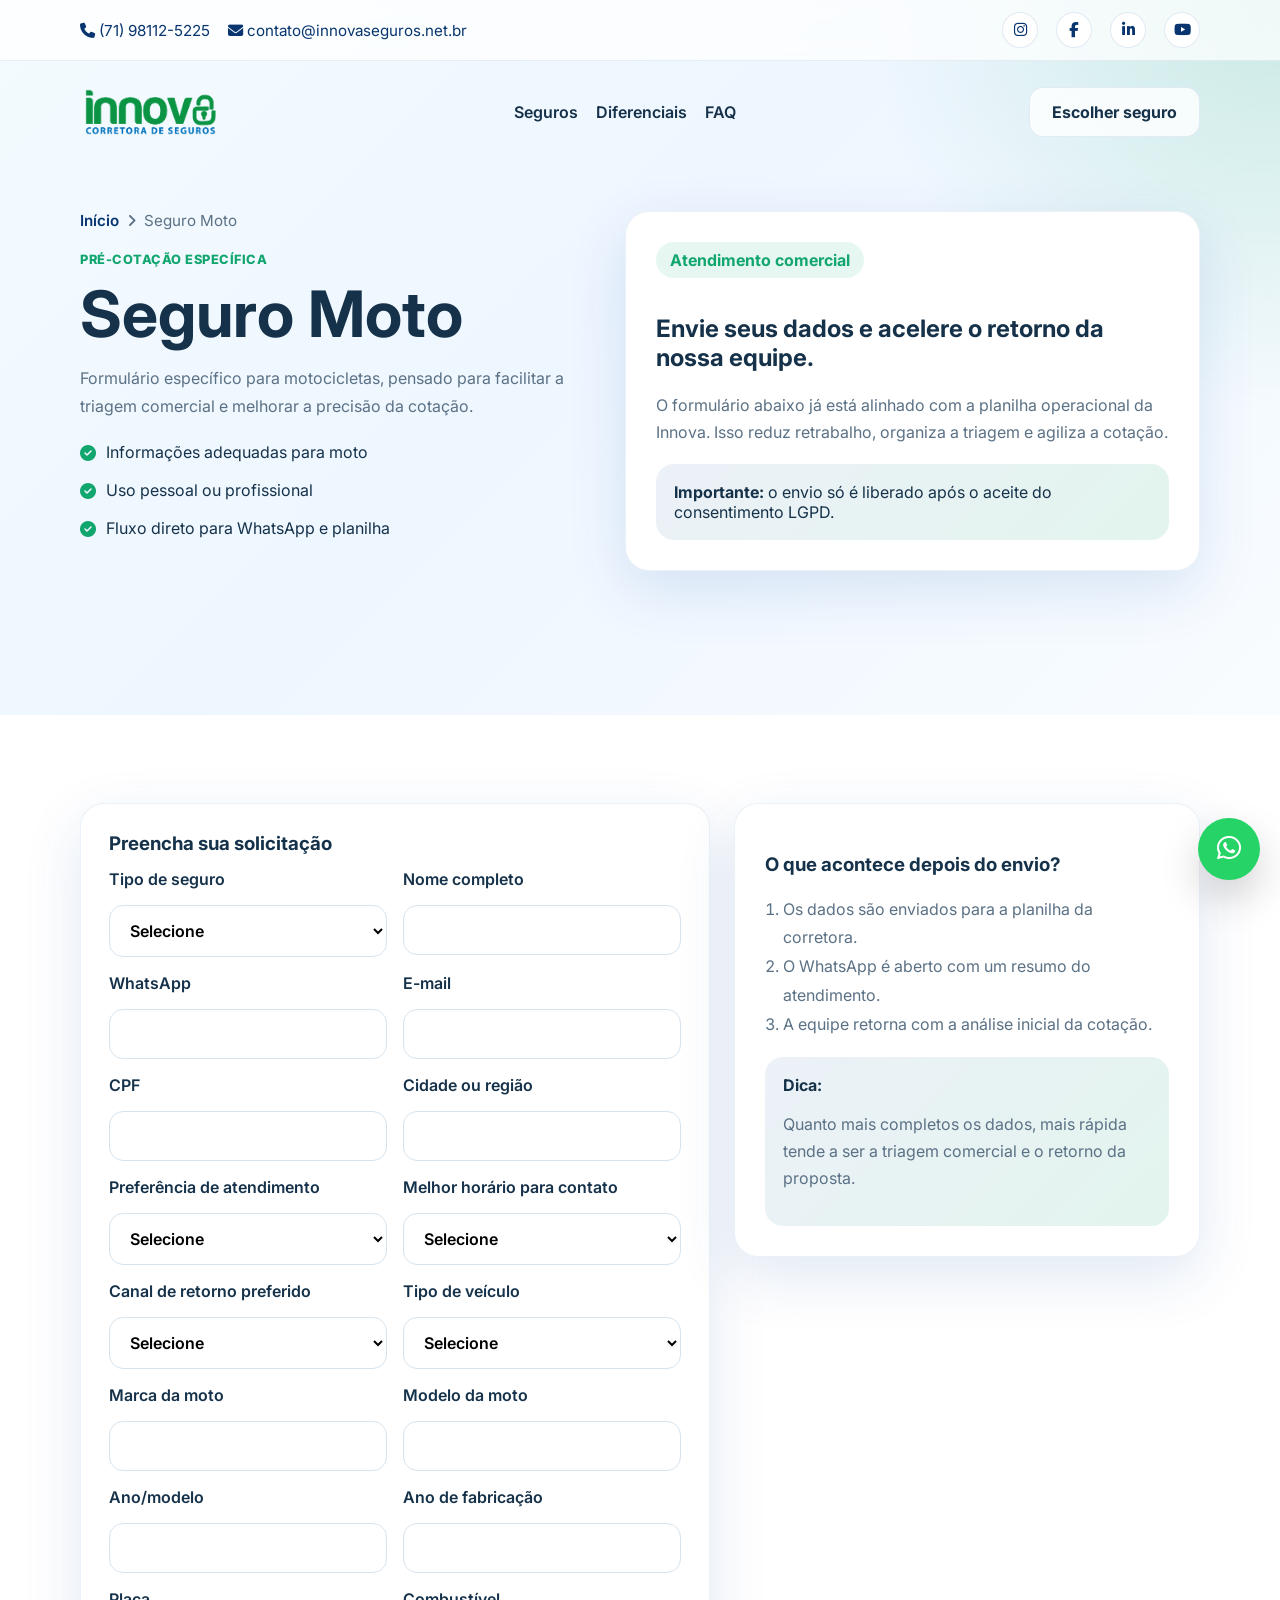
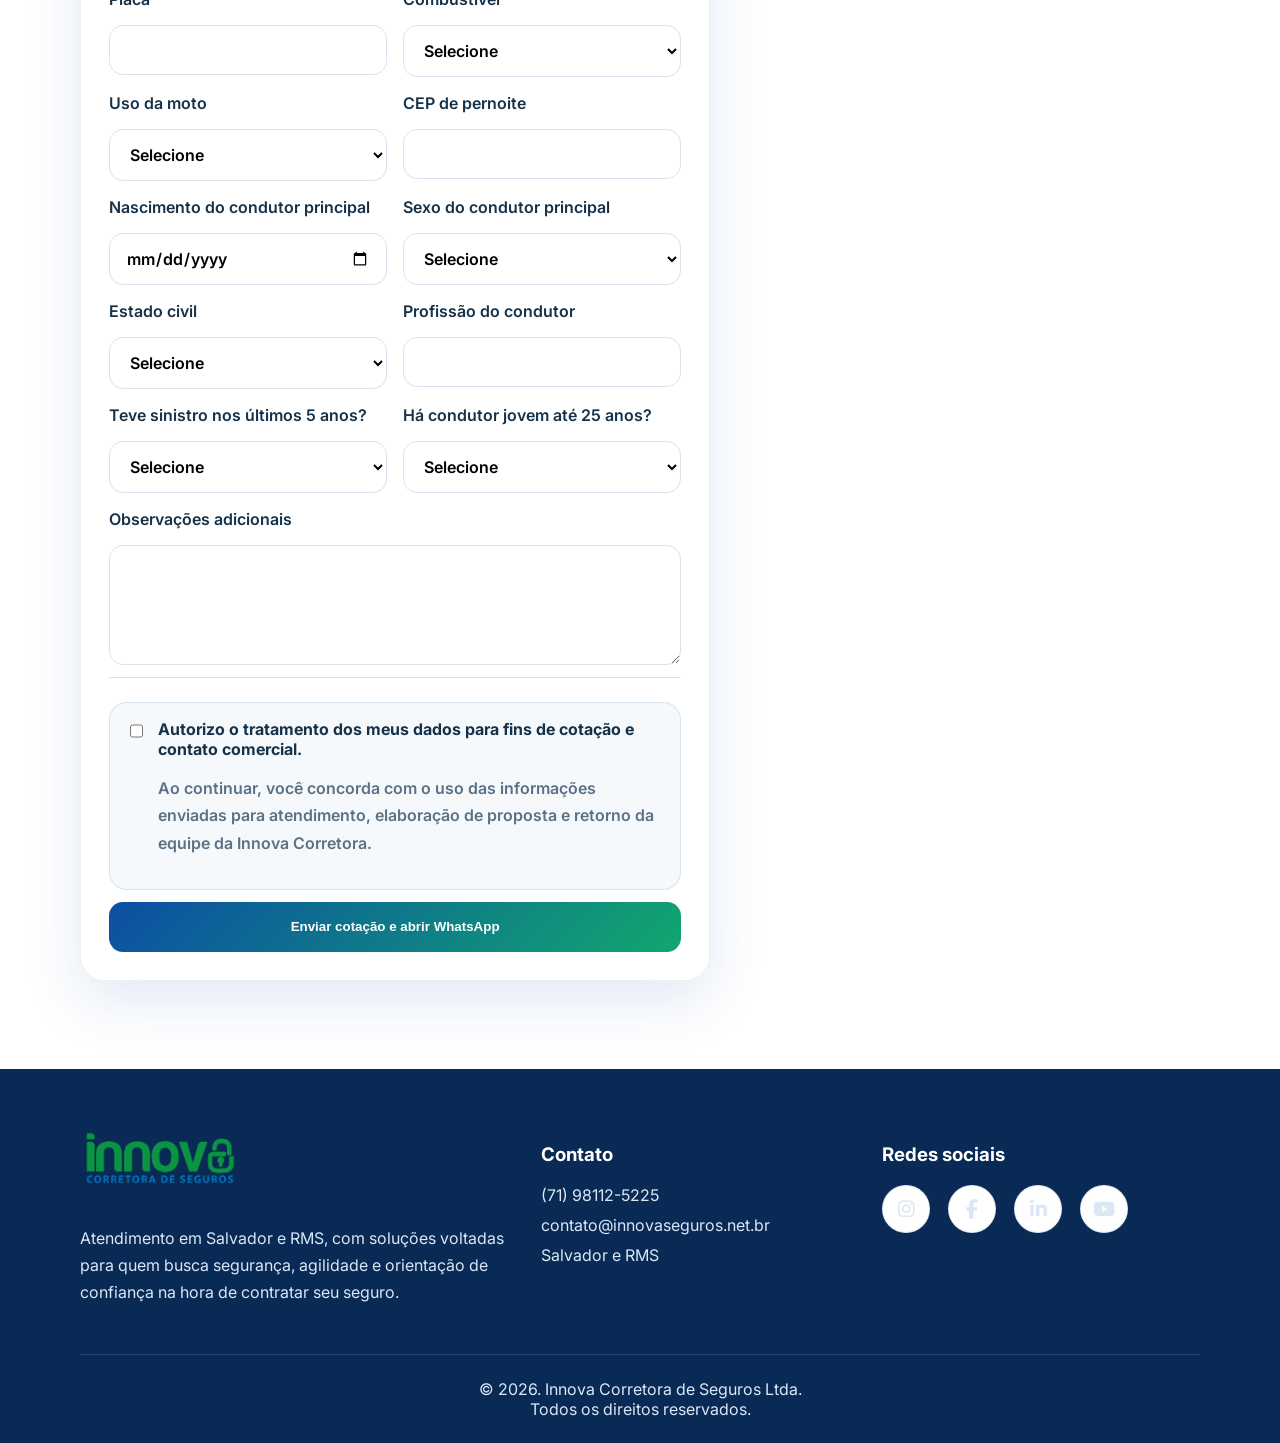
<file: frontend/public/seguros/moto.html>
<!DOCTYPE html>
<html lang="pt-BR">
<head>
  <meta charset="UTF-8" />
  <meta name="viewport" content="width=device-width, initial-scale=1.0" />
  <title>Seguro Moto | Innova Corretora</title>
  <meta name="description" content="Formulário específico para motocicletas, pensado para facilitar a triagem comercial e melhorar a precisão da cotação." />
  <link rel="preconnect" href="https://fonts.googleapis.com">
  <link rel="preconnect" href="https://fonts.gstatic.com" crossorigin>
  <link href="https://fonts.googleapis.com/css2?family=Inter:wght@400;500;600;700;800&display=swap" rel="stylesheet">
  <link rel="stylesheet" href="https://cdnjs.cloudflare.com/ajax/libs/font-awesome/6.5.2/css/all.min.css" crossorigin="anonymous" referrerpolicy="no-referrer" />
  <link rel="stylesheet" href="../../assets/css/style.css" />
  <link rel="icon" type="image/png" href="../../assets/img/favicon.png" />
</head>
<body>
  <header class="hero">
    <div id="site-header"></div>
    <div class="container product-hero">
      <div class="product-copy">
        <div class="breadcrumb"><a href="../index.html">Início</a> <i class="fa-solid fa-angle-right"></i> <span>Seguro Moto</span></div>
        <span class="eyebrow">Pré-cotação específica</span>
        <h1>Seguro Moto</h1>
        <p>Formulário específico para motocicletas, pensado para facilitar a triagem comercial e melhorar a precisão da cotação.</p>
        <ul class="product-points">
          <li><i class="fa-solid fa-circle-check"></i> Informações adequadas para moto</li>
          <li><i class="fa-solid fa-circle-check"></i> Uso pessoal ou profissional</li>
          <li><i class="fa-solid fa-circle-check"></i> Fluxo direto para WhatsApp e planilha</li>
        </ul>
      </div>
      <aside class="product-aside">
        <div class="card-badge">Atendimento comercial</div>
        <h2>Envie seus dados e acelere o retorno da nossa equipe.</h2>
        <p>O formulário abaixo já está alinhado com a planilha operacional da Innova. Isso reduz retrabalho, organiza a triagem e agiliza a cotação.</p>
        <div class="highlight-box"><strong>Importante:</strong> o envio só é liberado após o aceite do consentimento LGPD.</div>
      </aside>
    </div>
  </header>
  <main class="section">
    <div class="container product-layout">
      <div class="product-form-wrap">
        <form class="js-lead-form">
          <div class="form-section">
            <h3>Preencha sua solicitação</h3>
            <div class="form-grid"><label class="field"><span>Tipo de seguro</span><select name="Tipo_Seguro" required ><option value="">Selecione</option><option value="Moto">Moto</option></select><div class="field-error">Preencha este campo corretamente.</div></label>
<label class="field"><span>Nome completo</span><input type="text" name="Nome_Completo" required /><div class="field-error">Preencha este campo corretamente.</div></label>
<label class="field"><span>WhatsApp</span><input type="tel" name="Telefone" required /><div class="field-error">Preencha este campo corretamente.</div></label>
<label class="field"><span>E-mail</span><input type="email" name="Email" required /><div class="field-error">Preencha este campo corretamente.</div></label>
<label class="field"><span>CPF</span><input type="text" name="CPF_CNPJ" required /><div class="field-error">Preencha este campo corretamente.</div></label>
<label class="field"><span>Cidade ou região</span><input type="text" name="Cidade_Regiao" required /><div class="field-error">Preencha este campo corretamente.</div></label>
<label class="field"><span>Preferência de atendimento</span><select name="Atendimento" required ><option value="">Selecione</option><option value="Online">Online</option><option value="Presencial">Presencial</option><option value="Ambos">Ambos</option></select><div class="field-error">Preencha este campo corretamente.</div></label>
<label class="field"><span>Melhor horário para contato</span><select name="Melhor_Horario" required ><option value="">Selecione</option><option value="Manhã">Manhã</option><option value="Tarde">Tarde</option><option value="Noite">Noite</option><option value="Comercial">Comercial</option></select><div class="field-error">Preencha este campo corretamente.</div></label>
<label class="field"><span>Canal de retorno preferido</span><select name="Canal_Retorno" required ><option value="">Selecione</option><option value="WhatsApp">WhatsApp</option><option value="Ligação">Ligação</option><option value="E-mail">E-mail</option></select><div class="field-error">Preencha este campo corretamente.</div></label>
<label class="field"><span>Tipo de veículo</span><select name="Tipo_Veiculo" required ><option value="">Selecione</option><option value="Moto">Moto</option></select><div class="field-error">Preencha este campo corretamente.</div></label>
<label class="field"><span>Marca da moto</span><input type="text" name="Marca_Veiculo" required /><div class="field-error">Preencha este campo corretamente.</div></label>
<label class="field"><span>Modelo da moto</span><input type="text" name="Modelo_Veiculo" required /><div class="field-error">Preencha este campo corretamente.</div></label>
<label class="field"><span>Ano/modelo</span><input type="text" name="Ano_Modelo" required /><div class="field-error">Preencha este campo corretamente.</div></label>
<label class="field"><span>Ano de fabricação</span><input type="text" name="Ano_Fabricacao" required /><div class="field-error">Preencha este campo corretamente.</div></label>
<label class="field"><span>Placa</span><input type="text" name="Placa" required /><div class="field-error">Preencha este campo corretamente.</div></label>
<label class="field"><span>Combustível</span><select name="Combustivel" required ><option value="">Selecione</option><option value="Gasolina">Gasolina</option><option value="Flex">Flex</option><option value="Elétrica">Elétrica</option><option value="Outro">Outro</option></select><div class="field-error">Preencha este campo corretamente.</div></label>
<label class="field"><span>Uso da moto</span><select name="Uso_Veiculo" required ><option value="">Selecione</option><option value="Particular">Particular</option><option value="Entrega">Entrega</option><option value="Trabalho">Trabalho</option><option value="Lazer">Lazer</option></select><div class="field-error">Preencha este campo corretamente.</div></label>
<label class="field"><span>CEP de pernoite</span><input type="text" name="CEP_Pernoite" required data-mask="cep"/><div class="field-error">Preencha este campo corretamente.</div></label>
<label class="field"><span>Nascimento do condutor principal</span><input type="date" name="Condutor_Principal_Nascimento" required /><div class="field-error">Preencha este campo corretamente.</div></label>
<label class="field"><span>Sexo do condutor principal</span><select name="Condutor_Principal_Sexo" required ><option value="">Selecione</option><option value="Masculino">Masculino</option><option value="Feminino">Feminino</option><option value="Prefiro não informar">Prefiro não informar</option></select><div class="field-error">Preencha este campo corretamente.</div></label>
<label class="field"><span>Estado civil</span><select name="Estado_Civil" required ><option value="">Selecione</option><option value="Solteiro(a)">Solteiro(a)</option><option value="Casado(a)">Casado(a)</option><option value="União estável">União estável</option><option value="Divorciado(a)">Divorciado(a)</option><option value="Viúvo(a)">Viúvo(a)</option></select><div class="field-error">Preencha este campo corretamente.</div></label>
<label class="field"><span>Profissão do condutor</span><input type="text" name="Profissao_Condutor" required /><div class="field-error">Preencha este campo corretamente.</div></label>
<label class="field"><span>Teve sinistro nos últimos 5 anos?</span><select name="Sinistro_5_Anos" required ><option value="">Selecione</option><option value="Sim">Sim</option><option value="Não">Não</option></select><div class="field-error">Preencha este campo corretamente.</div></label>
<label class="field"><span>Há condutor jovem até 25 anos?</span><select name="Condutor_Jovem_Ate_25" required ><option value="">Selecione</option><option value="Sim">Sim</option><option value="Não">Não</option></select><div class="field-error">Preencha este campo corretamente.</div></label>
<label class="field field-full"><span>Observações adicionais</span><textarea name="Observacoes_Gerais" placeholder="" ></textarea><div class="field-error">Preencha este campo corretamente.</div></label></div>
          </div>
          <div class="form-actions">
            <label class="consent-box field">
              <input type="checkbox" name="LGPD_Consentimento" required />
              <div>
                <strong>Autorizo o tratamento dos meus dados para fins de cotação e contato comercial.</strong>
                <p>Ao continuar, você concorda com o uso das informações enviadas para atendimento, elaboração de proposta e retorno da equipe da Innova Corretora.</p>
                <div class="field-error">É necessário aceitar o consentimento LGPD para enviar.</div>
              </div>
            </label>
            <div class="status-message"></div>
            <button type="submit" class="btn btn-primary btn-wide">Enviar cotação e abrir WhatsApp</button>
          </div>
        </form>
      </div>
      <aside class="product-aside">
        <h3>O que acontece depois do envio?</h3>
        <ol class="aside-list">
          <li>Os dados são enviados para a planilha da corretora.</li>
          <li>O WhatsApp é aberto com um resumo do atendimento.</li>
          <li>A equipe retorna com a análise inicial da cotação.</li>
        </ol>
        <div class="highlight-box">
          <strong>Dica:</strong>
          <p>Quanto mais completos os dados, mais rápida tende a ser a triagem comercial e o retorno da proposta.</p>
        </div>
      </aside>
    </div>
  </main>
  <div id="site-footer"></div>
  <a class="floating-whatsapp" href="https://wa.me/5571981125225?text=Ol%C3%A1!%20Quero%20fazer%20uma%20cota%C3%A7%C3%A3o%20com%20a%20Innova%20Corretora%20de%20Seguros." target="_blank" rel="noopener noreferrer" aria-label="Falar no WhatsApp"><i class="fa-brands fa-whatsapp"></i></a>

  <script src="../config/env.js"></script>
  <script src="../../assets/js/layout.js"></script>
  <script src="../../assets/js/main.js"></script>

</body>
</html>
</file>
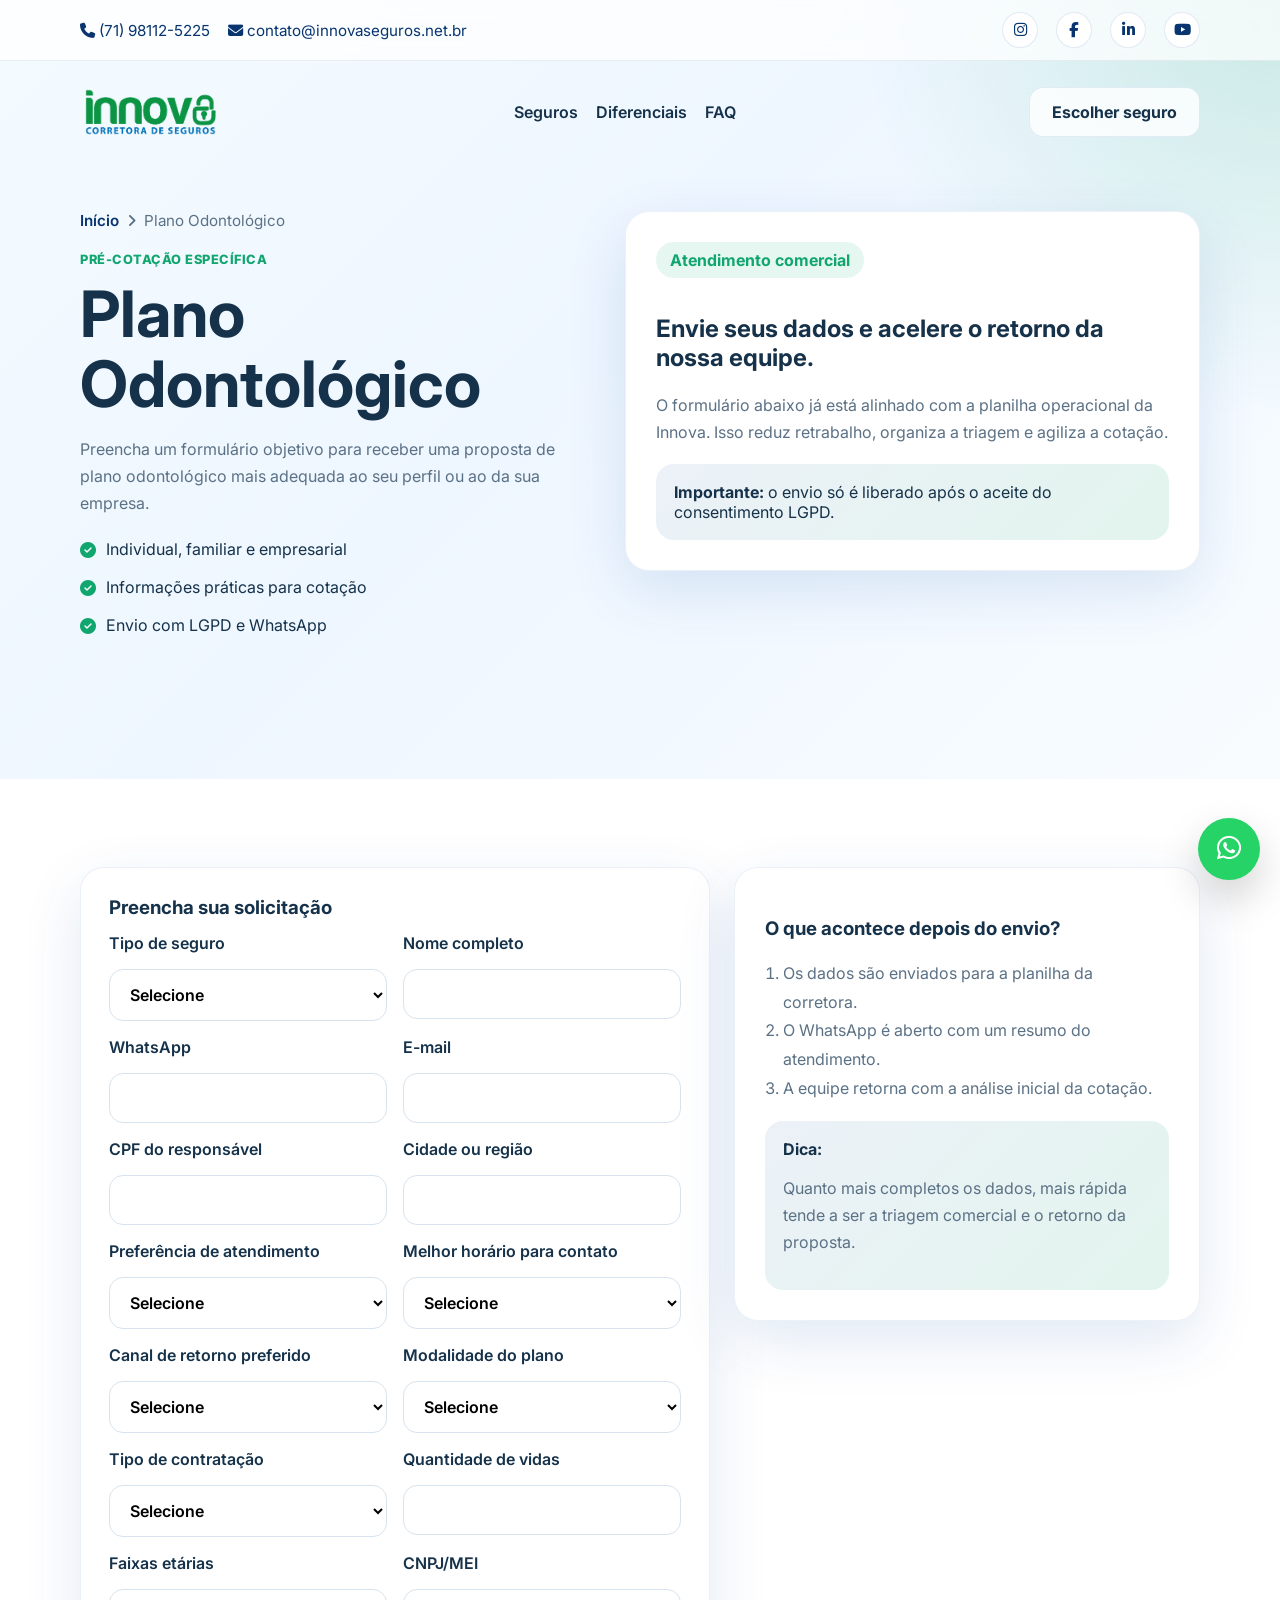
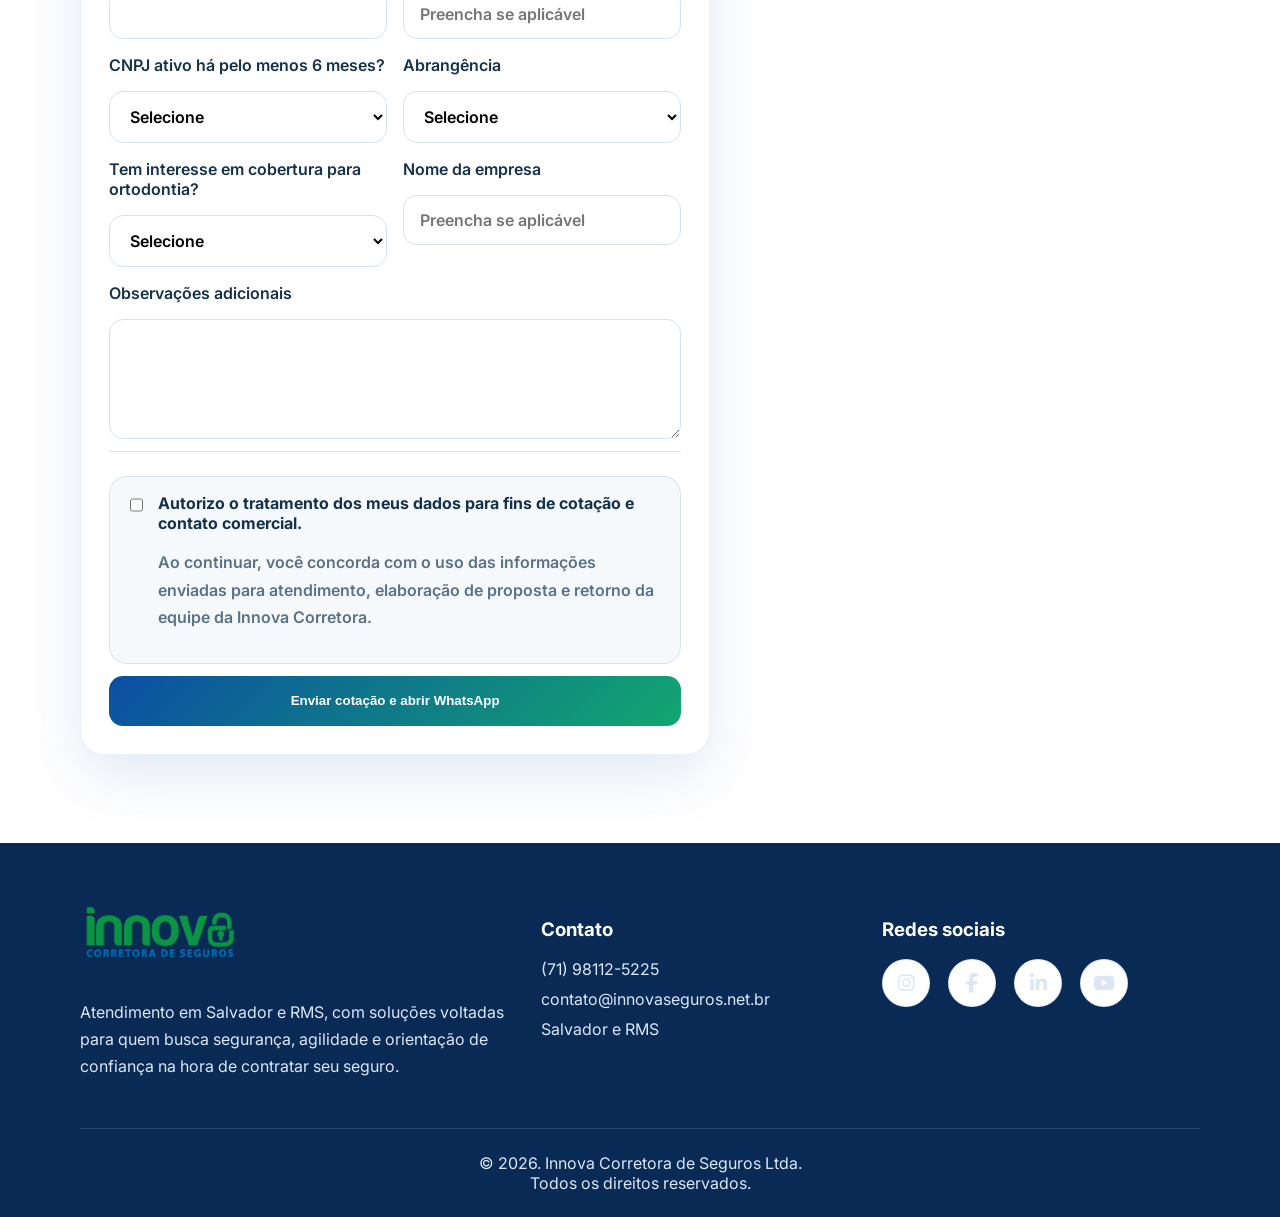
<file: frontend/public/seguros/odonto.html>
<!DOCTYPE html>
<html lang="pt-BR">
<head>
  <meta charset="UTF-8" />
  <meta name="viewport" content="width=device-width, initial-scale=1.0" />
  <title>Plano Odontológico | Innova Corretora</title>
  <meta name="description" content="Preencha um formulário objetivo para receber uma proposta de plano odontológico mais adequada ao seu perfil ou ao da sua empresa." />
  <link rel="preconnect" href="https://fonts.googleapis.com">
  <link rel="preconnect" href="https://fonts.gstatic.com" crossorigin>
  <link href="https://fonts.googleapis.com/css2?family=Inter:wght@400;500;600;700;800&display=swap" rel="stylesheet">
  <link rel="stylesheet" href="https://cdnjs.cloudflare.com/ajax/libs/font-awesome/6.5.2/css/all.min.css" crossorigin="anonymous" referrerpolicy="no-referrer" />
  <link rel="stylesheet" href="../../assets/css/style.css" />
  <link rel="icon" type="image/png" href="../../assets/img/favicon.png" />
</head>
<body>
  <header class="hero">
    <div id="site-header"></div>
    <div class="container product-hero">
      <div class="product-copy">
        <div class="breadcrumb"><a href="../index.html">Início</a> <i class="fa-solid fa-angle-right"></i> <span>Plano Odontológico</span></div>
        <span class="eyebrow">Pré-cotação específica</span>
        <h1>Plano Odontológico</h1>
        <p>Preencha um formulário objetivo para receber uma proposta de plano odontológico mais adequada ao seu perfil ou ao da sua empresa.</p>
        <ul class="product-points">
          <li><i class="fa-solid fa-circle-check"></i> Individual, familiar e empresarial</li>
          <li><i class="fa-solid fa-circle-check"></i> Informações práticas para cotação</li>
          <li><i class="fa-solid fa-circle-check"></i> Envio com LGPD e WhatsApp</li>
        </ul>
      </div>
      <aside class="product-aside">
        <div class="card-badge">Atendimento comercial</div>
        <h2>Envie seus dados e acelere o retorno da nossa equipe.</h2>
        <p>O formulário abaixo já está alinhado com a planilha operacional da Innova. Isso reduz retrabalho, organiza a triagem e agiliza a cotação.</p>
        <div class="highlight-box"><strong>Importante:</strong> o envio só é liberado após o aceite do consentimento LGPD.</div>
      </aside>
    </div>
  </header>
  <main class="section">
    <div class="container product-layout">
      <div class="product-form-wrap">
        <form class="js-lead-form">
          <div class="form-section">
            <h3>Preencha sua solicitação</h3>
            <div class="form-grid"><label class="field"><span>Tipo de seguro</span><select name="Tipo_Seguro" required ><option value="">Selecione</option><option value="Plano Odontológico">Plano Odontológico</option></select><div class="field-error">Preencha este campo corretamente.</div></label>
<label class="field"><span>Nome completo</span><input type="text" name="Nome_Completo" required /><div class="field-error">Preencha este campo corretamente.</div></label>
<label class="field"><span>WhatsApp</span><input type="tel" name="Telefone" required /><div class="field-error">Preencha este campo corretamente.</div></label>
<label class="field"><span>E-mail</span><input type="email" name="Email" required /><div class="field-error">Preencha este campo corretamente.</div></label>
<label class="field"><span>CPF do responsável</span><input type="text" name="CPF_CNPJ" required /><div class="field-error">Preencha este campo corretamente.</div></label>
<label class="field"><span>Cidade ou região</span><input type="text" name="Cidade_Regiao" required /><div class="field-error">Preencha este campo corretamente.</div></label>
<label class="field"><span>Preferência de atendimento</span><select name="Atendimento" required ><option value="">Selecione</option><option value="Online">Online</option><option value="Presencial">Presencial</option><option value="Ambos">Ambos</option></select><div class="field-error">Preencha este campo corretamente.</div></label>
<label class="field"><span>Melhor horário para contato</span><select name="Melhor_Horario" required ><option value="">Selecione</option><option value="Manhã">Manhã</option><option value="Tarde">Tarde</option><option value="Noite">Noite</option><option value="Comercial">Comercial</option></select><div class="field-error">Preencha este campo corretamente.</div></label>
<label class="field"><span>Canal de retorno preferido</span><select name="Canal_Retorno" required ><option value="">Selecione</option><option value="WhatsApp">WhatsApp</option><option value="Ligação">Ligação</option><option value="E-mail">E-mail</option></select><div class="field-error">Preencha este campo corretamente.</div></label>
<label class="field"><span>Modalidade do plano</span><select name="Modalidade_Plano" required ><option value="">Selecione</option><option value="Individual">Individual</option><option value="Familiar">Familiar</option><option value="Empresarial">Empresarial</option></select><div class="field-error">Preencha este campo corretamente.</div></label>
<label class="field"><span>Tipo de contratação</span><select name="Tipo_Contratacao" required ><option value="">Selecione</option><option value="Pessoa Física">Pessoa Física</option><option value="MEI">MEI</option><option value="PME">PME</option></select><div class="field-error">Preencha este campo corretamente.</div></label>
<label class="field"><span>Quantidade de vidas</span><input type="text" name="Quantidade_Vidas" required /><div class="field-error">Preencha este campo corretamente.</div></label>
<label class="field"><span>Faixas etárias</span><input type="text" name="Faixas_Etarias" required /><div class="field-error">Preencha este campo corretamente.</div></label>
<label class="field"><span>CNPJ/MEI</span><input type="text" name="CNPJ_MEI" placeholder="Preencha se aplicável" /><div class="field-error">Preencha este campo corretamente.</div></label>
<label class="field"><span>CNPJ ativo há pelo menos 6 meses?</span><select name="CNPJ_Ativo_6m" required ><option value="">Selecione</option><option value="Sim">Sim</option><option value="Não">Não</option><option value="Não se aplica">Não se aplica</option></select><div class="field-error">Preencha este campo corretamente.</div></label>
<label class="field"><span>Abrangência</span><select name="Abrangencia" required ><option value="">Selecione</option><option value="Municipal">Municipal</option><option value="Estadual">Estadual</option><option value="Nacional">Nacional</option></select><div class="field-error">Preencha este campo corretamente.</div></label>
<label class="field"><span>Tem interesse em cobertura para ortodontia?</span><select name="Ortodontia" required ><option value="">Selecione</option><option value="Sim">Sim</option><option value="Não">Não</option></select><div class="field-error">Preencha este campo corretamente.</div></label>
<label class="field"><span>Nome da empresa</span><input type="text" name="Nome_Empresa" placeholder="Preencha se aplicável" /><div class="field-error">Preencha este campo corretamente.</div></label>
<label class="field field-full"><span>Observações adicionais</span><textarea name="Observacoes_Gerais" placeholder="" ></textarea><div class="field-error">Preencha este campo corretamente.</div></label></div>
          </div>
          <div class="form-actions">
            <label class="consent-box field">
              <input type="checkbox" name="LGPD_Consentimento" required />
              <div>
                <strong>Autorizo o tratamento dos meus dados para fins de cotação e contato comercial.</strong>
                <p>Ao continuar, você concorda com o uso das informações enviadas para atendimento, elaboração de proposta e retorno da equipe da Innova Corretora.</p>
                <div class="field-error">É necessário aceitar o consentimento LGPD para enviar.</div>
              </div>
            </label>
            <div class="status-message"></div>
            <button type="submit" class="btn btn-primary btn-wide">Enviar cotação e abrir WhatsApp</button>
          </div>
        </form>
      </div>
      <aside class="product-aside">
        <h3>O que acontece depois do envio?</h3>
        <ol class="aside-list">
          <li>Os dados são enviados para a planilha da corretora.</li>
          <li>O WhatsApp é aberto com um resumo do atendimento.</li>
          <li>A equipe retorna com a análise inicial da cotação.</li>
        </ol>
        <div class="highlight-box">
          <strong>Dica:</strong>
          <p>Quanto mais completos os dados, mais rápida tende a ser a triagem comercial e o retorno da proposta.</p>
        </div>
      </aside>
    </div>
  </main>
  <div id="site-footer"></div>
  <a class="floating-whatsapp" href="https://wa.me/5571981125225?text=Ol%C3%A1!%20Quero%20fazer%20uma%20cota%C3%A7%C3%A3o%20com%20a%20Innova%20Corretora%20de%20Seguros." target="_blank" rel="noopener noreferrer" aria-label="Falar no WhatsApp"><i class="fa-brands fa-whatsapp"></i></a>

  <script src="../config/env.js"></script>
  <script src="../../assets/js/layout.js"></script>
  <script src="../../assets/js/main.js"></script>

</body>
</html>
</file>
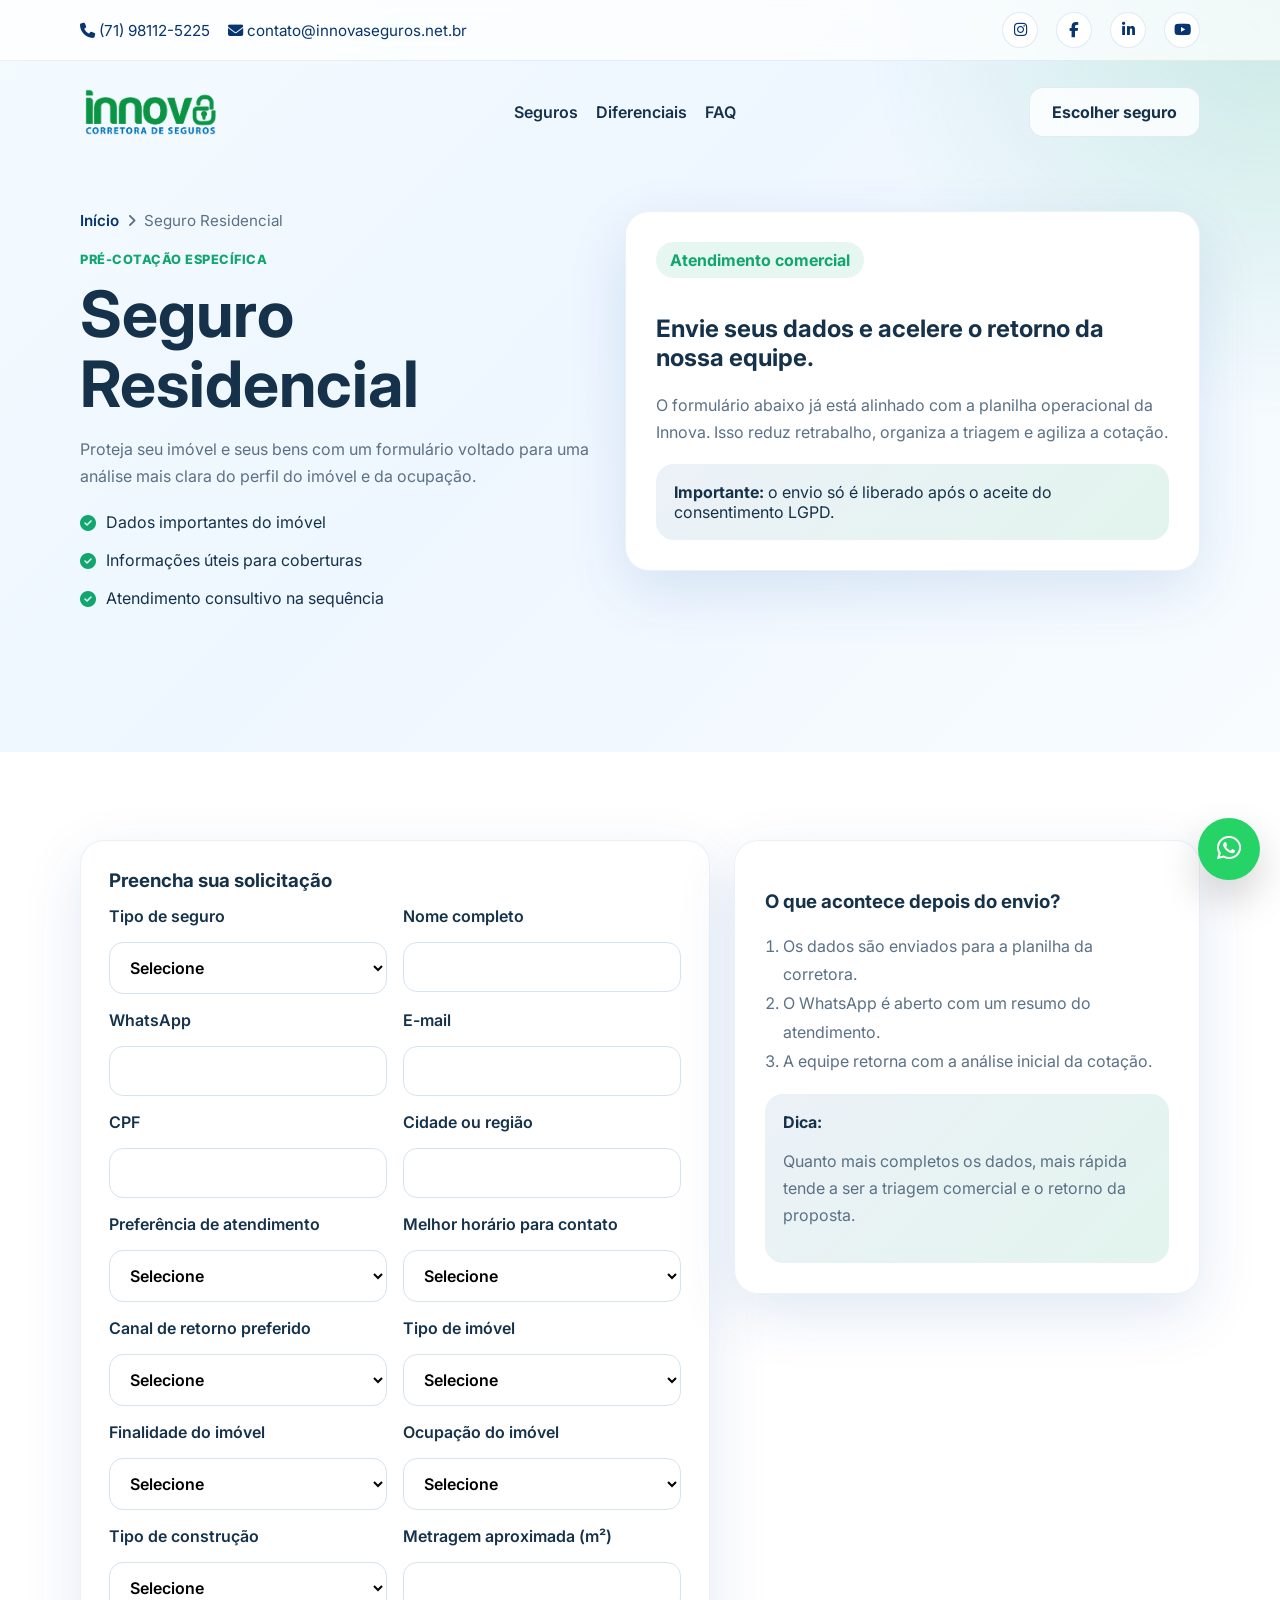
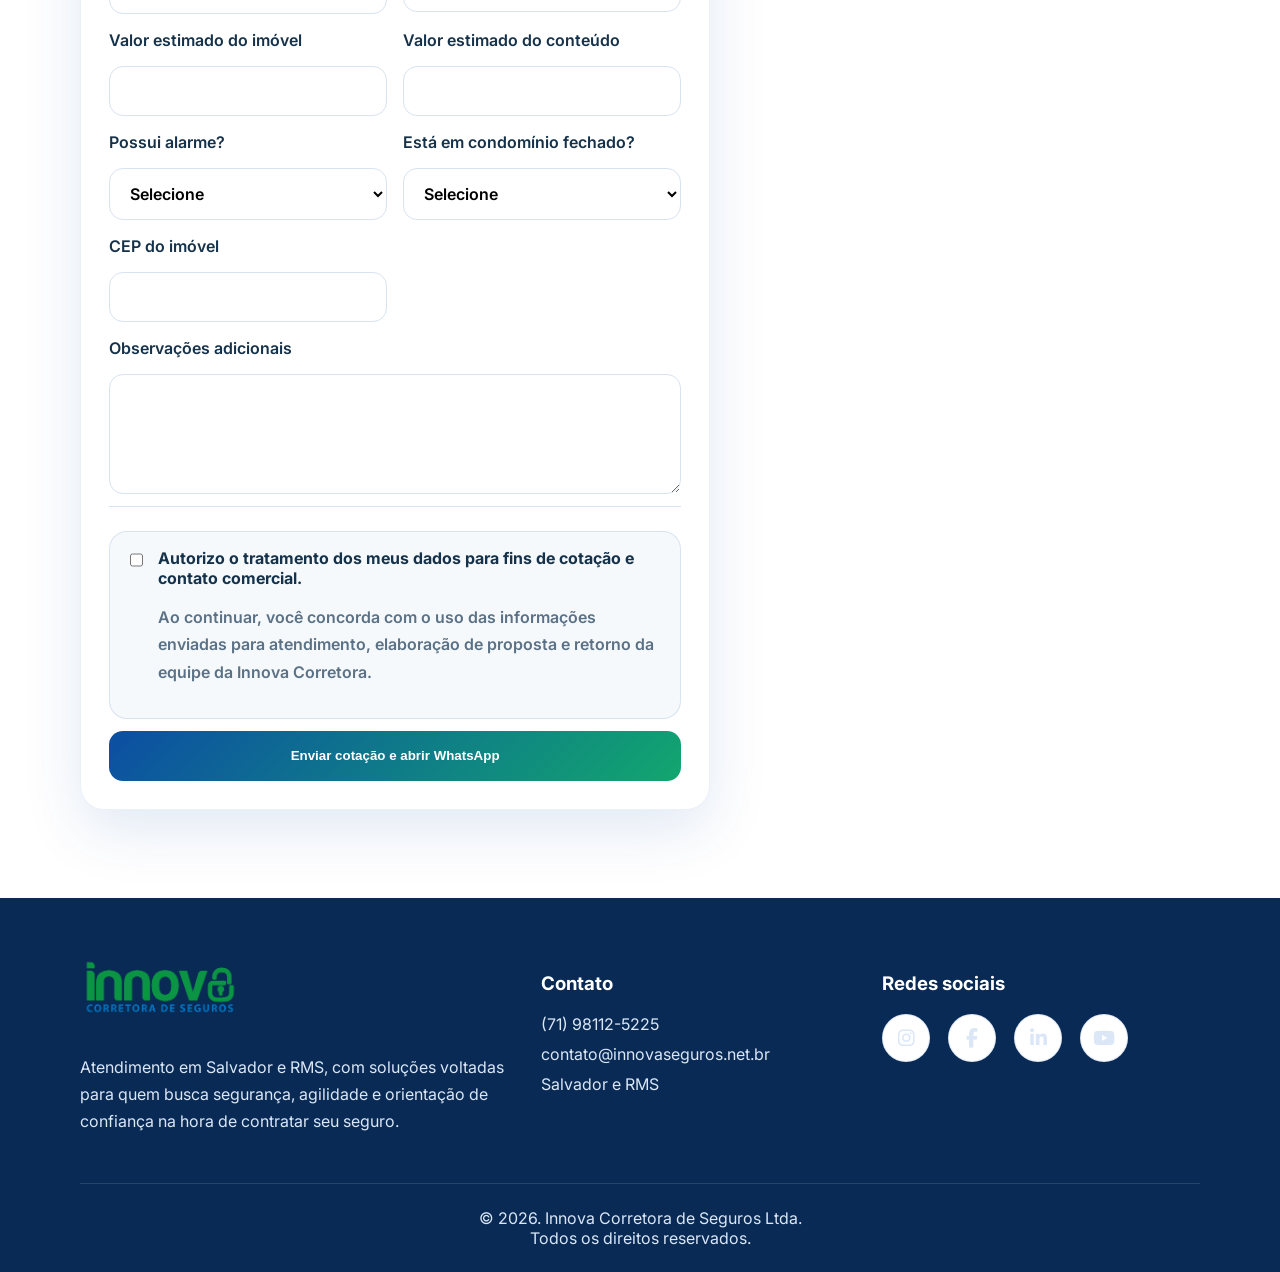
<file: frontend/public/seguros/residencial.html>
<!DOCTYPE html>
<html lang="pt-BR">
<head>
  <meta charset="UTF-8" />
  <meta name="viewport" content="width=device-width, initial-scale=1.0" />
  <title>Seguro Residencial | Innova Corretora</title>
  <meta name="description" content="Proteja seu imóvel e seus bens com um formulário voltado para uma análise mais clara do perfil do imóvel e da ocupação." />
  <link rel="preconnect" href="https://fonts.googleapis.com">
  <link rel="preconnect" href="https://fonts.gstatic.com" crossorigin>
  <link href="https://fonts.googleapis.com/css2?family=Inter:wght@400;500;600;700;800&display=swap" rel="stylesheet">
  <link rel="stylesheet" href="https://cdnjs.cloudflare.com/ajax/libs/font-awesome/6.5.2/css/all.min.css" crossorigin="anonymous" referrerpolicy="no-referrer" />
  <link rel="stylesheet" href="../../assets/css/style.css" />
  <link rel="icon" type="image/png" href="../../assets/img/favicon.png" />
</head>
<body>
  <header class="hero">
    <div id="site-header"></div>
    <div class="container product-hero">
      <div class="product-copy">
        <div class="breadcrumb"><a href="../index.html">Início</a> <i class="fa-solid fa-angle-right"></i> <span>Seguro Residencial</span></div>
        <span class="eyebrow">Pré-cotação específica</span>
        <h1>Seguro Residencial</h1>
        <p>Proteja seu imóvel e seus bens com um formulário voltado para uma análise mais clara do perfil do imóvel e da ocupação.</p>
        <ul class="product-points">
          <li><i class="fa-solid fa-circle-check"></i> Dados importantes do imóvel</li>
          <li><i class="fa-solid fa-circle-check"></i> Informações úteis para coberturas</li>
          <li><i class="fa-solid fa-circle-check"></i> Atendimento consultivo na sequência</li>
        </ul>
      </div>
      <aside class="product-aside">
        <div class="card-badge">Atendimento comercial</div>
        <h2>Envie seus dados e acelere o retorno da nossa equipe.</h2>
        <p>O formulário abaixo já está alinhado com a planilha operacional da Innova. Isso reduz retrabalho, organiza a triagem e agiliza a cotação.</p>
        <div class="highlight-box"><strong>Importante:</strong> o envio só é liberado após o aceite do consentimento LGPD.</div>
      </aside>
    </div>
  </header>
  <main class="section">
    <div class="container product-layout">
      <div class="product-form-wrap">
        <form class="js-lead-form">
          <div class="form-section">
            <h3>Preencha sua solicitação</h3>
            <div class="form-grid"><label class="field"><span>Tipo de seguro</span><select name="Tipo_Seguro" required ><option value="">Selecione</option><option value="Residencial">Residencial</option></select><div class="field-error">Preencha este campo corretamente.</div></label>
<label class="field"><span>Nome completo</span><input type="text" name="Nome_Completo" required /><div class="field-error">Preencha este campo corretamente.</div></label>
<label class="field"><span>WhatsApp</span><input type="tel" name="Telefone" required /><div class="field-error">Preencha este campo corretamente.</div></label>
<label class="field"><span>E-mail</span><input type="email" name="Email" required /><div class="field-error">Preencha este campo corretamente.</div></label>
<label class="field"><span>CPF</span><input type="text" name="CPF_CNPJ" required /><div class="field-error">Preencha este campo corretamente.</div></label>
<label class="field"><span>Cidade ou região</span><input type="text" name="Cidade_Regiao" required /><div class="field-error">Preencha este campo corretamente.</div></label>
<label class="field"><span>Preferência de atendimento</span><select name="Atendimento" required ><option value="">Selecione</option><option value="Online">Online</option><option value="Presencial">Presencial</option><option value="Ambos">Ambos</option></select><div class="field-error">Preencha este campo corretamente.</div></label>
<label class="field"><span>Melhor horário para contato</span><select name="Melhor_Horario" required ><option value="">Selecione</option><option value="Manhã">Manhã</option><option value="Tarde">Tarde</option><option value="Noite">Noite</option><option value="Comercial">Comercial</option></select><div class="field-error">Preencha este campo corretamente.</div></label>
<label class="field"><span>Canal de retorno preferido</span><select name="Canal_Retorno" required ><option value="">Selecione</option><option value="WhatsApp">WhatsApp</option><option value="Ligação">Ligação</option><option value="E-mail">E-mail</option></select><div class="field-error">Preencha este campo corretamente.</div></label>
<label class="field"><span>Tipo de imóvel</span><select name="Tipo_Imovel" required ><option value="">Selecione</option><option value="Casa">Casa</option><option value="Apartamento">Apartamento</option><option value="Village">Village</option><option value="Comercial">Comercial</option><option value="Outro">Outro</option></select><div class="field-error">Preencha este campo corretamente.</div></label>
<label class="field"><span>Finalidade do imóvel</span><select name="Finalidade_Imovel" required ><option value="">Selecione</option><option value="Moradia">Moradia</option><option value="Aluguel">Aluguel</option><option value="Temporada">Temporada</option><option value="Comercial">Comercial</option></select><div class="field-error">Preencha este campo corretamente.</div></label>
<label class="field"><span>Ocupação do imóvel</span><select name="Ocupacao_Imovel" required ><option value="">Selecione</option><option value="Habitual">Habitual</option><option value="Eventual">Eventual</option><option value="Desocupado">Desocupado</option></select><div class="field-error">Preencha este campo corretamente.</div></label>
<label class="field"><span>Tipo de construção</span><select name="Tipo_Construcao" required ><option value="">Selecione</option><option value="Alvenaria">Alvenaria</option><option value="Madeira">Madeira</option><option value="Mista">Mista</option></select><div class="field-error">Preencha este campo corretamente.</div></label>
<label class="field"><span>Metragem aproximada (m²)</span><input type="text" name="Metragem_Aprox_m2" required /><div class="field-error">Preencha este campo corretamente.</div></label>
<label class="field"><span>Valor estimado do imóvel</span><input type="text" name="Valor_Imovel" required /><div class="field-error">Preencha este campo corretamente.</div></label>
<label class="field"><span>Valor estimado do conteúdo</span><input type="text" name="Valor_Conteudo" required /><div class="field-error">Preencha este campo corretamente.</div></label>
<label class="field"><span>Possui alarme?</span><select name="Possui_Alarme" required ><option value="">Selecione</option><option value="Sim">Sim</option><option value="Não">Não</option></select><div class="field-error">Preencha este campo corretamente.</div></label>
<label class="field"><span>Está em condomínio fechado?</span><select name="Condominio_Fechado" required ><option value="">Selecione</option><option value="Sim">Sim</option><option value="Não">Não</option></select><div class="field-error">Preencha este campo corretamente.</div></label>
<label class="field"><span>CEP do imóvel</span><input type="text" name="CEP_Imovel" required data-mask="cep"/><div class="field-error">Preencha este campo corretamente.</div></label>
<label class="field field-full"><span>Observações adicionais</span><textarea name="Observacoes_Gerais" placeholder="" ></textarea><div class="field-error">Preencha este campo corretamente.</div></label></div>
          </div>
          <div class="form-actions">
            <label class="consent-box field">
              <input type="checkbox" name="LGPD_Consentimento" required />
              <div>
                <strong>Autorizo o tratamento dos meus dados para fins de cotação e contato comercial.</strong>
                <p>Ao continuar, você concorda com o uso das informações enviadas para atendimento, elaboração de proposta e retorno da equipe da Innova Corretora.</p>
                <div class="field-error">É necessário aceitar o consentimento LGPD para enviar.</div>
              </div>
            </label>
            <div class="status-message"></div>
            <button type="submit" class="btn btn-primary btn-wide">Enviar cotação e abrir WhatsApp</button>
          </div>
        </form>
      </div>
      <aside class="product-aside">
        <h3>O que acontece depois do envio?</h3>
        <ol class="aside-list">
          <li>Os dados são enviados para a planilha da corretora.</li>
          <li>O WhatsApp é aberto com um resumo do atendimento.</li>
          <li>A equipe retorna com a análise inicial da cotação.</li>
        </ol>
        <div class="highlight-box">
          <strong>Dica:</strong>
          <p>Quanto mais completos os dados, mais rápida tende a ser a triagem comercial e o retorno da proposta.</p>
        </div>
      </aside>
    </div>
  </main>
  <div id="site-footer"></div>
  <a class="floating-whatsapp" href="https://wa.me/5571981125225?text=Ol%C3%A1!%20Quero%20fazer%20uma%20cota%C3%A7%C3%A3o%20com%20a%20Innova%20Corretora%20de%20Seguros." target="_blank" rel="noopener noreferrer" aria-label="Falar no WhatsApp"><i class="fa-brands fa-whatsapp"></i></a>

  <script src="../config/env.js"></script>
  <script src="../../assets/js/layout.js"></script>
  <script src="../../assets/js/main.js"></script>

</body>
</html>
</file>
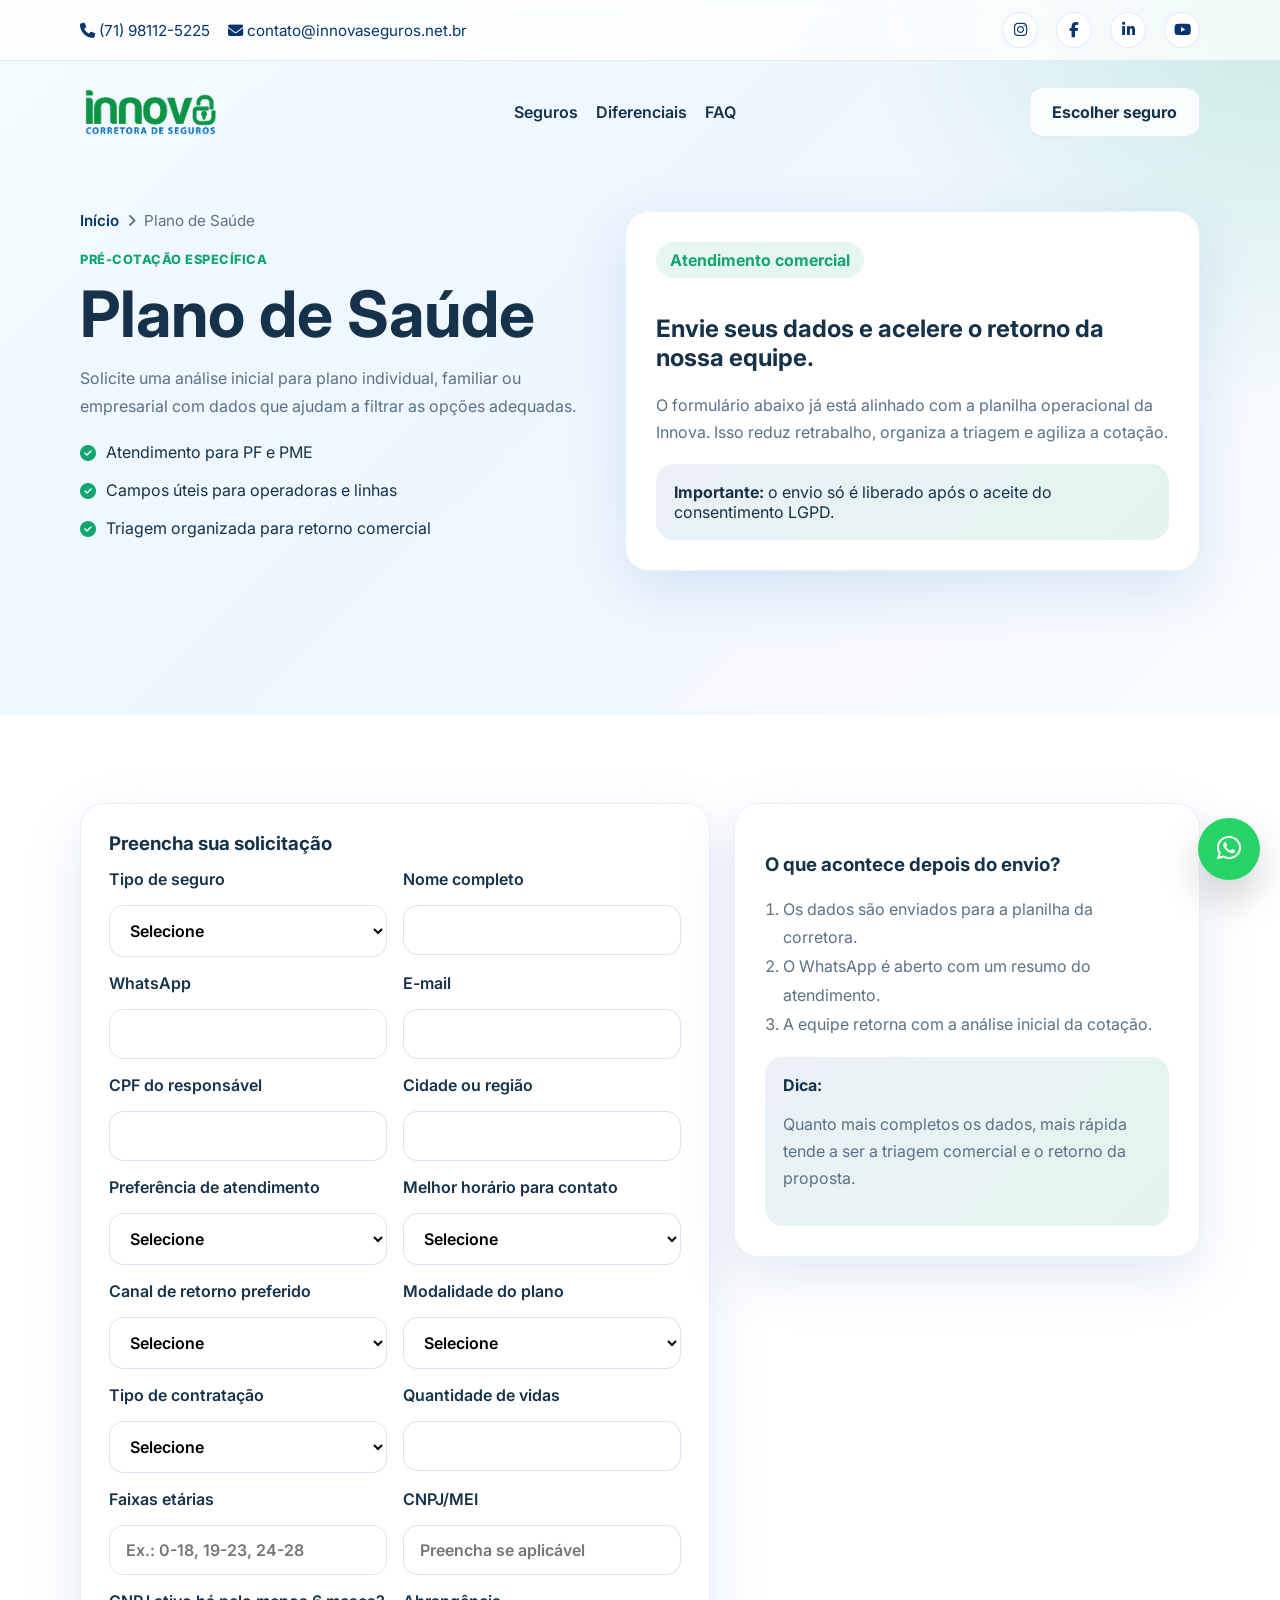
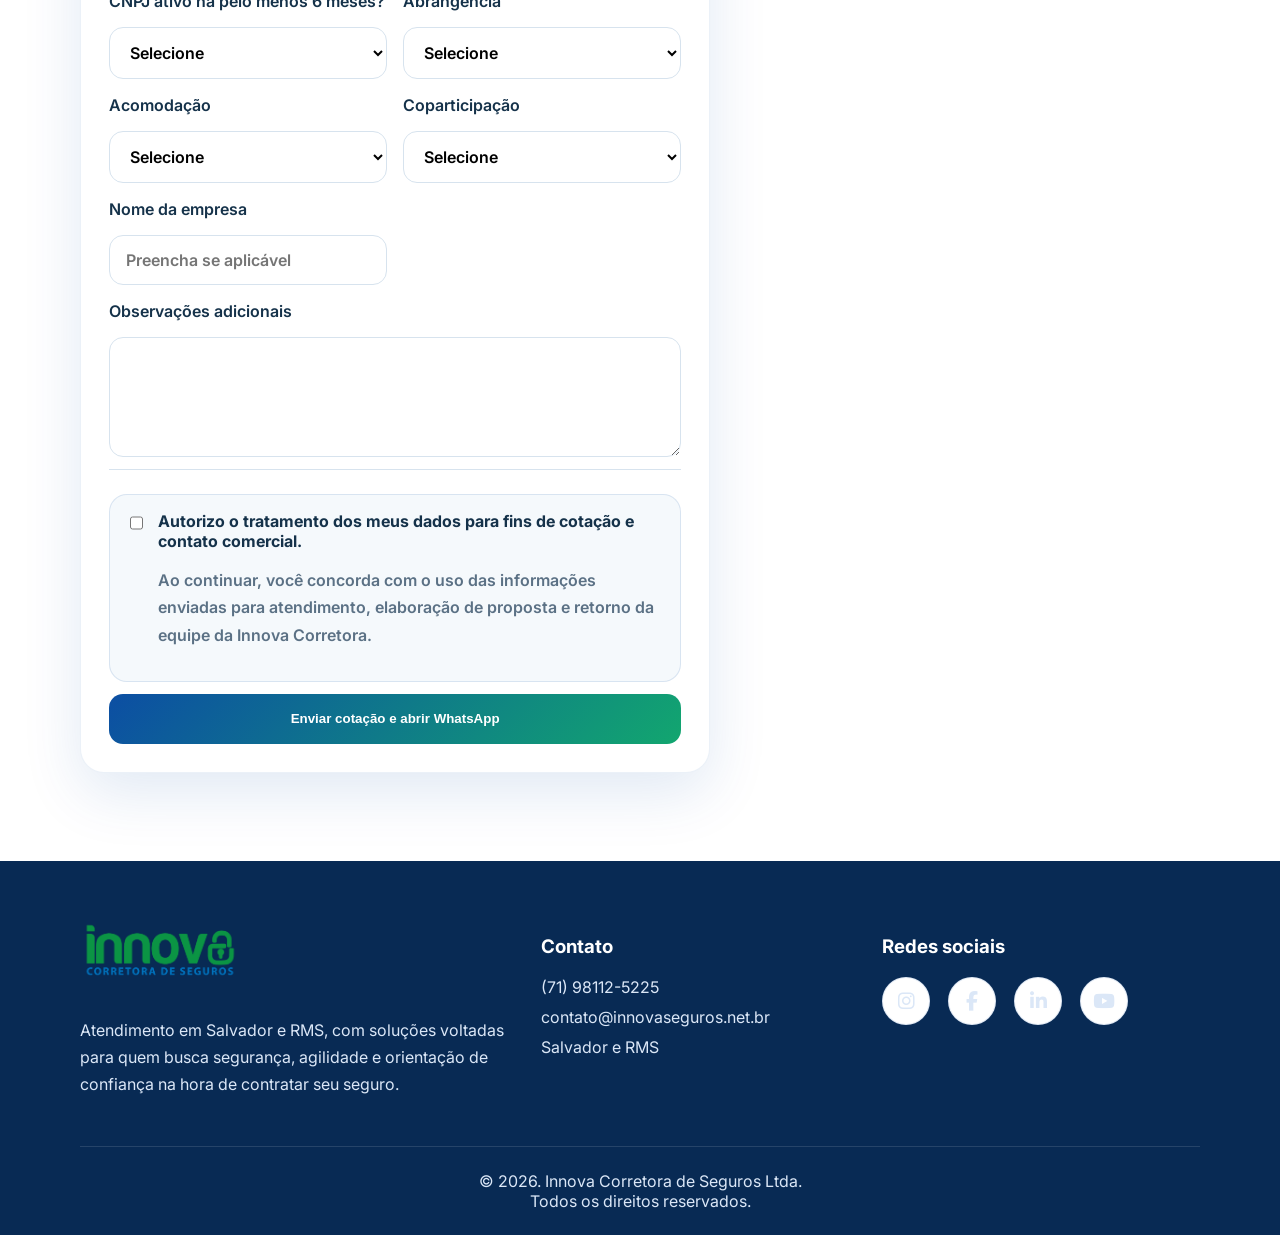
<file: frontend/public/seguros/saude.html>
<!DOCTYPE html>
<html lang="pt-BR">
<head>
  <meta charset="UTF-8" />
  <meta name="viewport" content="width=device-width, initial-scale=1.0" />
  <title>Plano de Saúde | Innova Corretora</title>
  <meta name="description" content="Solicite uma análise inicial para plano individual, familiar ou empresarial com dados que ajudam a filtrar as opções adequadas." />
  <link rel="preconnect" href="https://fonts.googleapis.com">
  <link rel="preconnect" href="https://fonts.gstatic.com" crossorigin>
  <link href="https://fonts.googleapis.com/css2?family=Inter:wght@400;500;600;700;800&display=swap" rel="stylesheet">
  <link rel="stylesheet" href="https://cdnjs.cloudflare.com/ajax/libs/font-awesome/6.5.2/css/all.min.css" crossorigin="anonymous" referrerpolicy="no-referrer" />
  <link rel="stylesheet" href="../../assets/css/style.css" />
  <link rel="icon" type="image/png" href="../../assets/img/favicon.png" />
</head>
<body>
  <header class="hero">
    <div id="site-header"></div>
    <div class="container product-hero">
      <div class="product-copy">
        <div class="breadcrumb"><a href="../index.html">Início</a> <i class="fa-solid fa-angle-right"></i> <span>Plano de Saúde</span></div>
        <span class="eyebrow">Pré-cotação específica</span>
        <h1>Plano de Saúde</h1>
        <p>Solicite uma análise inicial para plano individual, familiar ou empresarial com dados que ajudam a filtrar as opções adequadas.</p>
        <ul class="product-points">
          <li><i class="fa-solid fa-circle-check"></i> Atendimento para PF e PME</li>
          <li><i class="fa-solid fa-circle-check"></i> Campos úteis para operadoras e linhas</li>
          <li><i class="fa-solid fa-circle-check"></i> Triagem organizada para retorno comercial</li>
        </ul>
      </div>
      <aside class="product-aside">
        <div class="card-badge">Atendimento comercial</div>
        <h2>Envie seus dados e acelere o retorno da nossa equipe.</h2>
        <p>O formulário abaixo já está alinhado com a planilha operacional da Innova. Isso reduz retrabalho, organiza a triagem e agiliza a cotação.</p>
        <div class="highlight-box"><strong>Importante:</strong> o envio só é liberado após o aceite do consentimento LGPD.</div>
      </aside>
    </div>
  </header>
  <main class="section">
    <div class="container product-layout">
      <div class="product-form-wrap">
        <form class="js-lead-form">
          <div class="form-section">
            <h3>Preencha sua solicitação</h3>
            <div class="form-grid"><label class="field"><span>Tipo de seguro</span><select name="Tipo_Seguro" required ><option value="">Selecione</option><option value="Plano de Saúde">Plano de Saúde</option></select><div class="field-error">Preencha este campo corretamente.</div></label>
<label class="field"><span>Nome completo</span><input type="text" name="Nome_Completo" required /><div class="field-error">Preencha este campo corretamente.</div></label>
<label class="field"><span>WhatsApp</span><input type="tel" name="Telefone" required /><div class="field-error">Preencha este campo corretamente.</div></label>
<label class="field"><span>E-mail</span><input type="email" name="Email" required /><div class="field-error">Preencha este campo corretamente.</div></label>
<label class="field"><span>CPF do responsável</span><input type="text" name="CPF_CNPJ" required /><div class="field-error">Preencha este campo corretamente.</div></label>
<label class="field"><span>Cidade ou região</span><input type="text" name="Cidade_Regiao" required /><div class="field-error">Preencha este campo corretamente.</div></label>
<label class="field"><span>Preferência de atendimento</span><select name="Atendimento" required ><option value="">Selecione</option><option value="Online">Online</option><option value="Presencial">Presencial</option><option value="Ambos">Ambos</option></select><div class="field-error">Preencha este campo corretamente.</div></label>
<label class="field"><span>Melhor horário para contato</span><select name="Melhor_Horario" required ><option value="">Selecione</option><option value="Manhã">Manhã</option><option value="Tarde">Tarde</option><option value="Noite">Noite</option><option value="Comercial">Comercial</option></select><div class="field-error">Preencha este campo corretamente.</div></label>
<label class="field"><span>Canal de retorno preferido</span><select name="Canal_Retorno" required ><option value="">Selecione</option><option value="WhatsApp">WhatsApp</option><option value="Ligação">Ligação</option><option value="E-mail">E-mail</option></select><div class="field-error">Preencha este campo corretamente.</div></label>
<label class="field"><span>Modalidade do plano</span><select name="Modalidade_Plano" required ><option value="">Selecione</option><option value="Individual">Individual</option><option value="Familiar">Familiar</option><option value="Empresarial">Empresarial</option></select><div class="field-error">Preencha este campo corretamente.</div></label>
<label class="field"><span>Tipo de contratação</span><select name="Tipo_Contratacao" required ><option value="">Selecione</option><option value="Pessoa Física">Pessoa Física</option><option value="MEI">MEI</option><option value="PME">PME</option></select><div class="field-error">Preencha este campo corretamente.</div></label>
<label class="field"><span>Quantidade de vidas</span><input type="text" name="Quantidade_Vidas" required /><div class="field-error">Preencha este campo corretamente.</div></label>
<label class="field"><span>Faixas etárias</span><input type="text" name="Faixas_Etarias" placeholder="Ex.: 0-18, 19-23, 24-28" required /><div class="field-error">Preencha este campo corretamente.</div></label>
<label class="field"><span>CNPJ/MEI</span><input type="text" name="CNPJ_MEI" placeholder="Preencha se aplicável" /><div class="field-error">Preencha este campo corretamente.</div></label>
<label class="field"><span>CNPJ ativo há pelo menos 6 meses?</span><select name="CNPJ_Ativo_6m" required ><option value="">Selecione</option><option value="Sim">Sim</option><option value="Não">Não</option><option value="Não se aplica">Não se aplica</option></select><div class="field-error">Preencha este campo corretamente.</div></label>
<label class="field"><span>Abrangência</span><select name="Abrangencia" required ><option value="">Selecione</option><option value="Municipal">Municipal</option><option value="Estadual">Estadual</option><option value="Nacional">Nacional</option></select><div class="field-error">Preencha este campo corretamente.</div></label>
<label class="field"><span>Acomodação</span><select name="Acomodacao" required ><option value="">Selecione</option><option value="Enfermaria">Enfermaria</option><option value="Apartamento">Apartamento</option><option value="Tanto faz">Tanto faz</option></select><div class="field-error">Preencha este campo corretamente.</div></label>
<label class="field"><span>Coparticipação</span><select name="Coparticipacao" required ><option value="">Selecione</option><option value="Com coparticipação">Com coparticipação</option><option value="Sem coparticipação">Sem coparticipação</option><option value="Tanto faz">Tanto faz</option></select><div class="field-error">Preencha este campo corretamente.</div></label>
<label class="field"><span>Nome da empresa</span><input type="text" name="Nome_Empresa" placeholder="Preencha se aplicável" /><div class="field-error">Preencha este campo corretamente.</div></label>
<label class="field field-full"><span>Observações adicionais</span><textarea name="Observacoes_Gerais" placeholder="" ></textarea><div class="field-error">Preencha este campo corretamente.</div></label></div>
          </div>
          <div class="form-actions">
            <label class="consent-box field">
              <input type="checkbox" name="LGPD_Consentimento" required />
              <div>
                <strong>Autorizo o tratamento dos meus dados para fins de cotação e contato comercial.</strong>
                <p>Ao continuar, você concorda com o uso das informações enviadas para atendimento, elaboração de proposta e retorno da equipe da Innova Corretora.</p>
                <div class="field-error">É necessário aceitar o consentimento LGPD para enviar.</div>
              </div>
            </label>
            <div class="status-message"></div>
            <button type="submit" class="btn btn-primary btn-wide">Enviar cotação e abrir WhatsApp</button>
          </div>
        </form>
      </div>
      <aside class="product-aside">
        <h3>O que acontece depois do envio?</h3>
        <ol class="aside-list">
          <li>Os dados são enviados para a planilha da corretora.</li>
          <li>O WhatsApp é aberto com um resumo do atendimento.</li>
          <li>A equipe retorna com a análise inicial da cotação.</li>
        </ol>
        <div class="highlight-box">
          <strong>Dica:</strong>
          <p>Quanto mais completos os dados, mais rápida tende a ser a triagem comercial e o retorno da proposta.</p>
        </div>
      </aside>
    </div>
  </main>
  <div id="site-footer"></div>
  <a class="floating-whatsapp" href="https://wa.me/5571981125225?text=Ol%C3%A1!%20Quero%20fazer%20uma%20cota%C3%A7%C3%A3o%20com%20a%20Innova%20Corretora%20de%20Seguros." target="_blank" rel="noopener noreferrer" aria-label="Falar no WhatsApp"><i class="fa-brands fa-whatsapp"></i></a>

  <script src="../config/env.js"></script>
  <script src="../../assets/js/layout.js"></script>
  <script src="../../assets/js/main.js"></script>

</body>
</html>
</file>
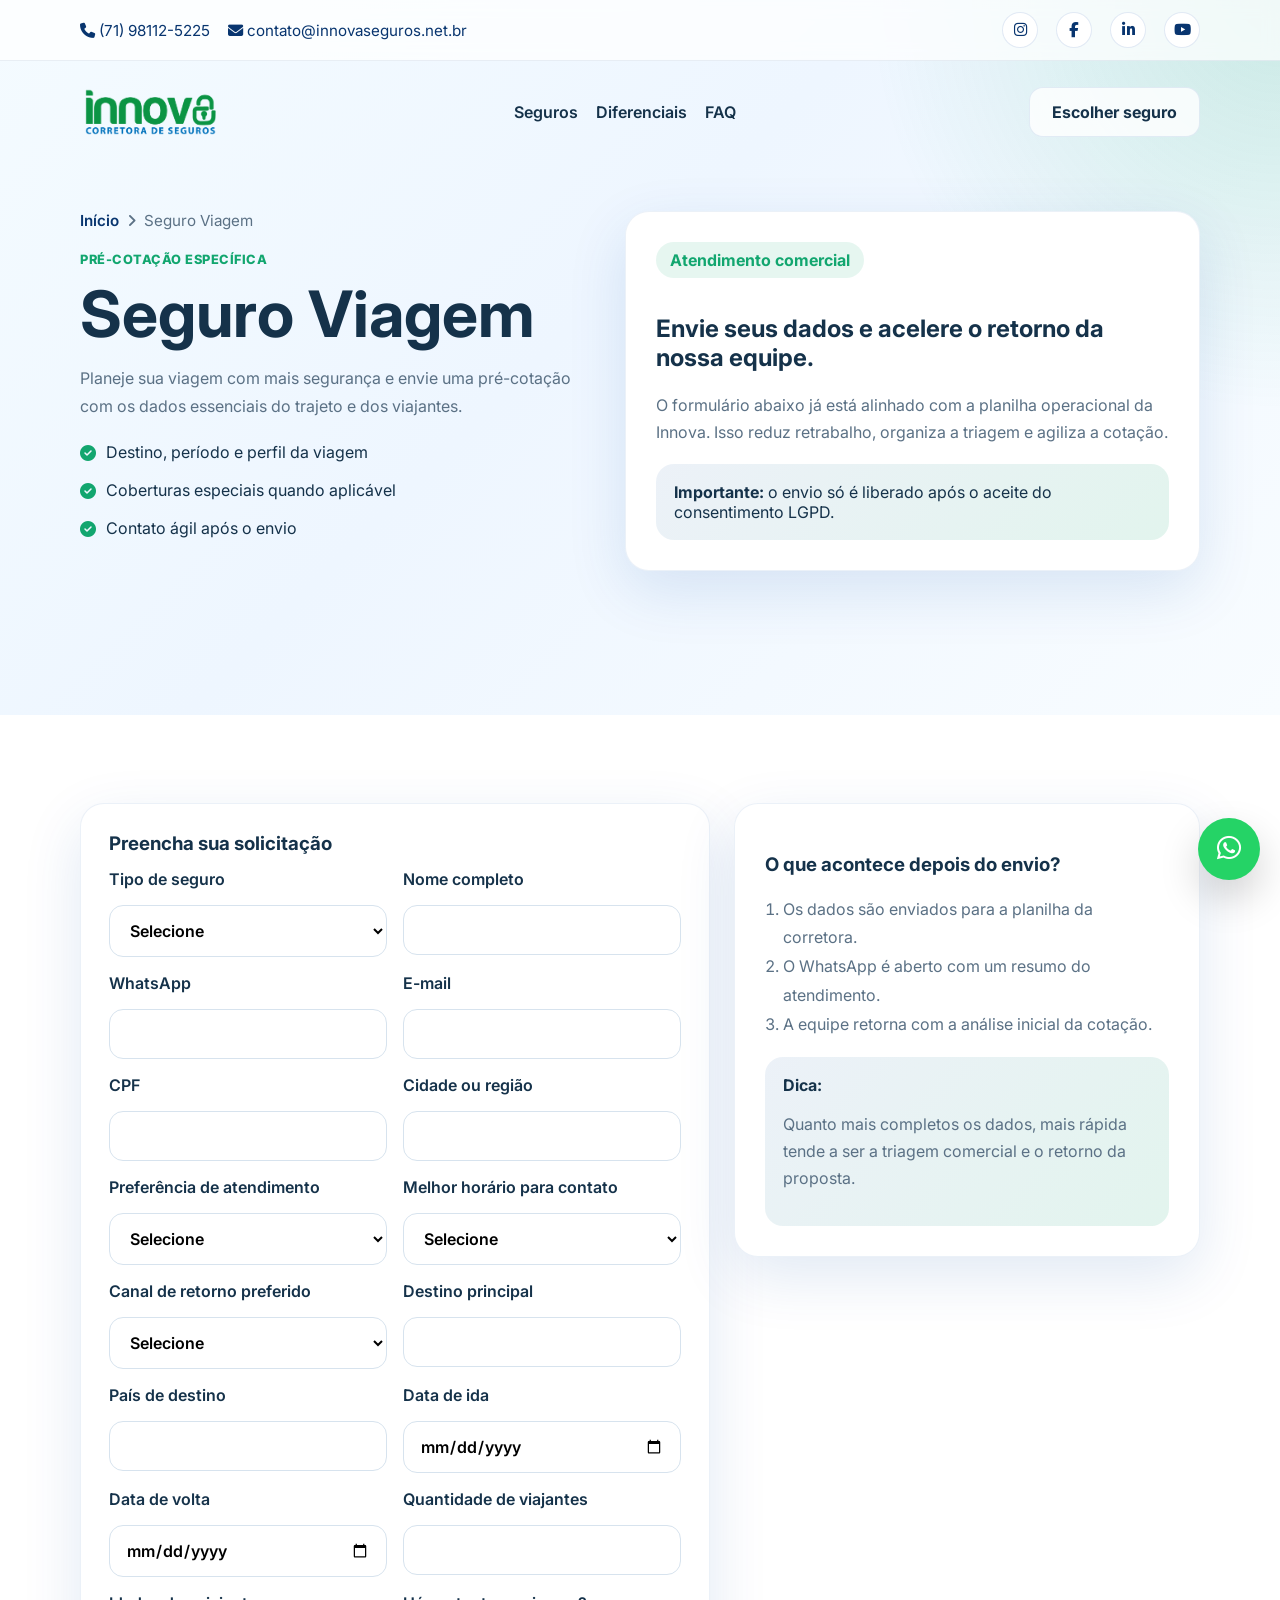
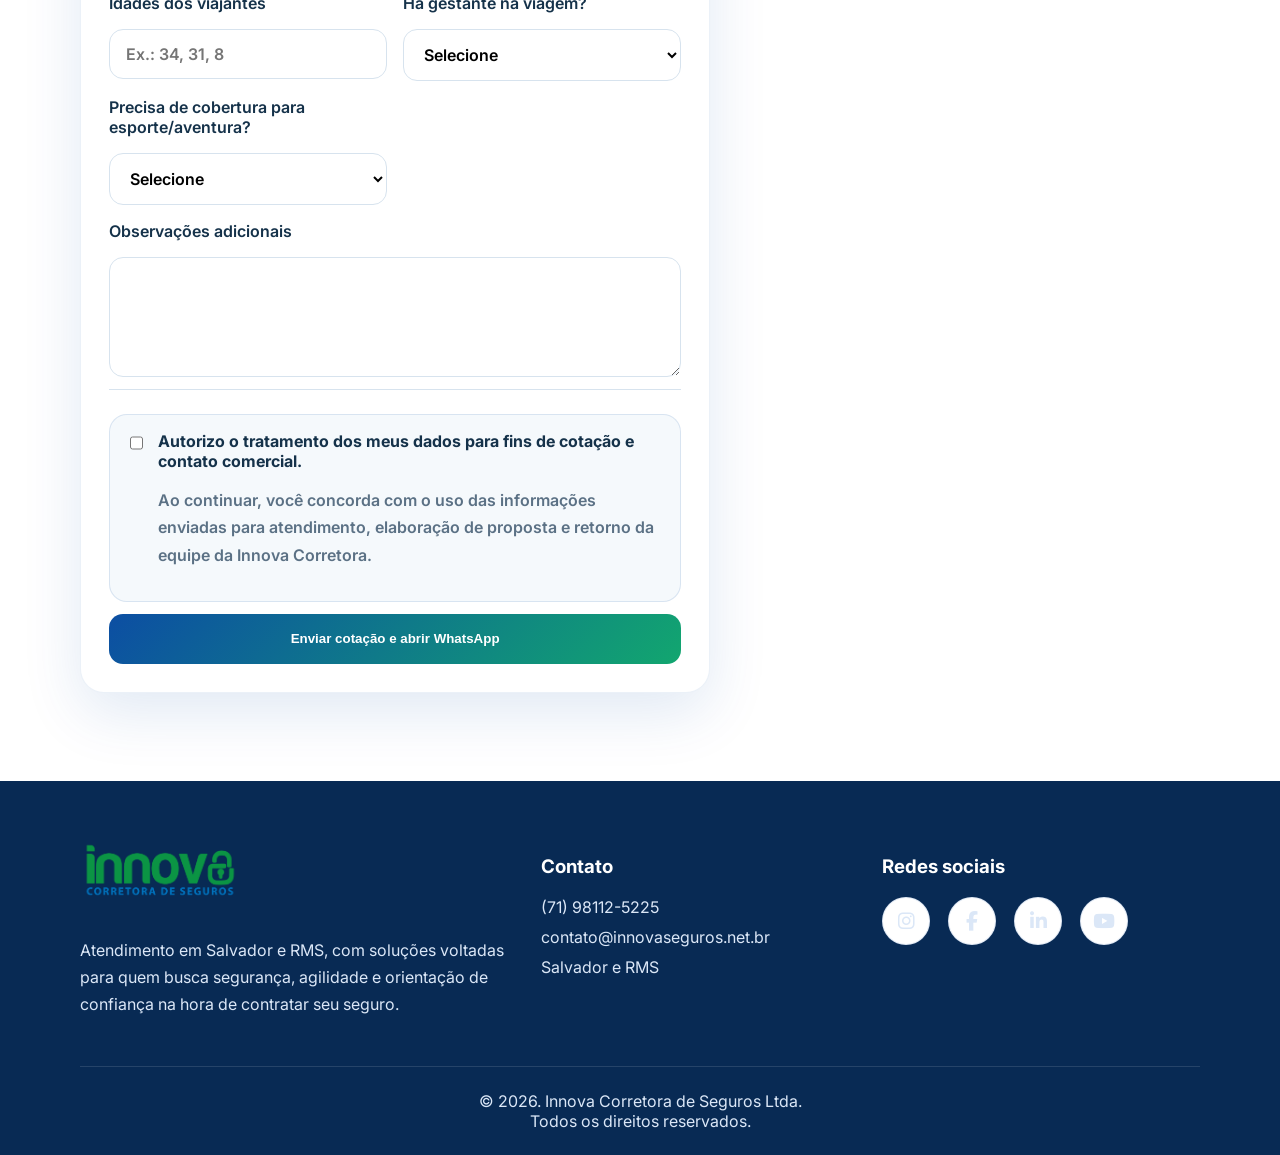
<file: frontend/public/seguros/viagem.html>
<!DOCTYPE html>
<html lang="pt-BR">
<head>
  <meta charset="UTF-8" />
  <meta name="viewport" content="width=device-width, initial-scale=1.0" />
  <title>Seguro Viagem | Innova Corretora</title>
  <meta name="description" content="Planeje sua viagem com mais segurança e envie uma pré-cotação com os dados essenciais do trajeto e dos viajantes." />
  <link rel="preconnect" href="https://fonts.googleapis.com">
  <link rel="preconnect" href="https://fonts.gstatic.com" crossorigin>
  <link href="https://fonts.googleapis.com/css2?family=Inter:wght@400;500;600;700;800&display=swap" rel="stylesheet">
  <link rel="stylesheet" href="https://cdnjs.cloudflare.com/ajax/libs/font-awesome/6.5.2/css/all.min.css" crossorigin="anonymous" referrerpolicy="no-referrer" />
  <link rel="stylesheet" href="../../assets/css/style.css" />
  <link rel="icon" type="image/png" href="../../assets/img/favicon.png" />
</head>
<body>
  <header class="hero">
    <div id="site-header"></div>
    <div class="container product-hero">
      <div class="product-copy">
        <div class="breadcrumb"><a href="../index.html">Início</a> <i class="fa-solid fa-angle-right"></i> <span>Seguro Viagem</span></div>
        <span class="eyebrow">Pré-cotação específica</span>
        <h1>Seguro Viagem</h1>
        <p>Planeje sua viagem com mais segurança e envie uma pré-cotação com os dados essenciais do trajeto e dos viajantes.</p>
        <ul class="product-points">
          <li><i class="fa-solid fa-circle-check"></i> Destino, período e perfil da viagem</li>
          <li><i class="fa-solid fa-circle-check"></i> Coberturas especiais quando aplicável</li>
          <li><i class="fa-solid fa-circle-check"></i> Contato ágil após o envio</li>
        </ul>
      </div>
      <aside class="product-aside">
        <div class="card-badge">Atendimento comercial</div>
        <h2>Envie seus dados e acelere o retorno da nossa equipe.</h2>
        <p>O formulário abaixo já está alinhado com a planilha operacional da Innova. Isso reduz retrabalho, organiza a triagem e agiliza a cotação.</p>
        <div class="highlight-box"><strong>Importante:</strong> o envio só é liberado após o aceite do consentimento LGPD.</div>
      </aside>
    </div>
  </header>
  <main class="section">
    <div class="container product-layout">
      <div class="product-form-wrap">
        <form class="js-lead-form">
          <div class="form-section">
            <h3>Preencha sua solicitação</h3>
            <div class="form-grid"><label class="field"><span>Tipo de seguro</span><select name="Tipo_Seguro" required ><option value="">Selecione</option><option value="Viagem">Viagem</option></select><div class="field-error">Preencha este campo corretamente.</div></label>
<label class="field"><span>Nome completo</span><input type="text" name="Nome_Completo" required /><div class="field-error">Preencha este campo corretamente.</div></label>
<label class="field"><span>WhatsApp</span><input type="tel" name="Telefone" required /><div class="field-error">Preencha este campo corretamente.</div></label>
<label class="field"><span>E-mail</span><input type="email" name="Email" required /><div class="field-error">Preencha este campo corretamente.</div></label>
<label class="field"><span>CPF</span><input type="text" name="CPF_CNPJ" required /><div class="field-error">Preencha este campo corretamente.</div></label>
<label class="field"><span>Cidade ou região</span><input type="text" name="Cidade_Regiao" required /><div class="field-error">Preencha este campo corretamente.</div></label>
<label class="field"><span>Preferência de atendimento</span><select name="Atendimento" required ><option value="">Selecione</option><option value="Online">Online</option><option value="Presencial">Presencial</option><option value="Ambos">Ambos</option></select><div class="field-error">Preencha este campo corretamente.</div></label>
<label class="field"><span>Melhor horário para contato</span><select name="Melhor_Horario" required ><option value="">Selecione</option><option value="Manhã">Manhã</option><option value="Tarde">Tarde</option><option value="Noite">Noite</option><option value="Comercial">Comercial</option></select><div class="field-error">Preencha este campo corretamente.</div></label>
<label class="field"><span>Canal de retorno preferido</span><select name="Canal_Retorno" required ><option value="">Selecione</option><option value="WhatsApp">WhatsApp</option><option value="Ligação">Ligação</option><option value="E-mail">E-mail</option></select><div class="field-error">Preencha este campo corretamente.</div></label>
<label class="field"><span>Destino principal</span><input type="text" name="Destino" required /><div class="field-error">Preencha este campo corretamente.</div></label>
<label class="field"><span>País de destino</span><input type="text" name="Pais_Destino" required /><div class="field-error">Preencha este campo corretamente.</div></label>
<label class="field"><span>Data de ida</span><input type="date" name="Data_Ida" required /><div class="field-error">Preencha este campo corretamente.</div></label>
<label class="field"><span>Data de volta</span><input type="date" name="Data_Volta" required /><div class="field-error">Preencha este campo corretamente.</div></label>
<label class="field"><span>Quantidade de viajantes</span><input type="text" name="Quantidade_Viajantes" required /><div class="field-error">Preencha este campo corretamente.</div></label>
<label class="field"><span>Idades dos viajantes</span><input type="text" name="Idades_Viajantes" placeholder="Ex.: 34, 31, 8" required /><div class="field-error">Preencha este campo corretamente.</div></label>
<label class="field"><span>Há gestante na viagem?</span><select name="Gestante" required ><option value="">Selecione</option><option value="Sim">Sim</option><option value="Não">Não</option></select><div class="field-error">Preencha este campo corretamente.</div></label>
<label class="field"><span>Precisa de cobertura para esporte/aventura?</span><select name="Cobertura_Esporte_Aventura" required ><option value="">Selecione</option><option value="Sim">Sim</option><option value="Não">Não</option></select><div class="field-error">Preencha este campo corretamente.</div></label>
<label class="field field-full"><span>Observações adicionais</span><textarea name="Observacoes_Gerais" placeholder="" ></textarea><div class="field-error">Preencha este campo corretamente.</div></label></div>
          </div>
          <div class="form-actions">
            <label class="consent-box field">
              <input type="checkbox" name="LGPD_Consentimento" required />
              <div>
                <strong>Autorizo o tratamento dos meus dados para fins de cotação e contato comercial.</strong>
                <p>Ao continuar, você concorda com o uso das informações enviadas para atendimento, elaboração de proposta e retorno da equipe da Innova Corretora.</p>
                <div class="field-error">É necessário aceitar o consentimento LGPD para enviar.</div>
              </div>
            </label>
            <div class="status-message"></div>
            <button type="submit" class="btn btn-primary btn-wide">Enviar cotação e abrir WhatsApp</button>
          </div>
        </form>
      </div>
      <aside class="product-aside">
        <h3>O que acontece depois do envio?</h3>
        <ol class="aside-list">
          <li>Os dados são enviados para a planilha da corretora.</li>
          <li>O WhatsApp é aberto com um resumo do atendimento.</li>
          <li>A equipe retorna com a análise inicial da cotação.</li>
        </ol>
        <div class="highlight-box">
          <strong>Dica:</strong>
          <p>Quanto mais completos os dados, mais rápida tende a ser a triagem comercial e o retorno da proposta.</p>
        </div>
      </aside>
    </div>
  </main>
  <div id="site-footer"></div>
  <a class="floating-whatsapp" href="https://wa.me/5571981125225?text=Ol%C3%A1!%20Quero%20fazer%20uma%20cota%C3%A7%C3%A3o%20com%20a%20Innova%20Corretora%20de%20Seguros." target="_blank" rel="noopener noreferrer" aria-label="Falar no WhatsApp"><i class="fa-brands fa-whatsapp"></i></a>

  <script src="../config/env.js"></script>
  <script src="../../assets/js/layout.js"></script>
  <script src="../../assets/js/main.js"></script>

</body>
</html>
</file>
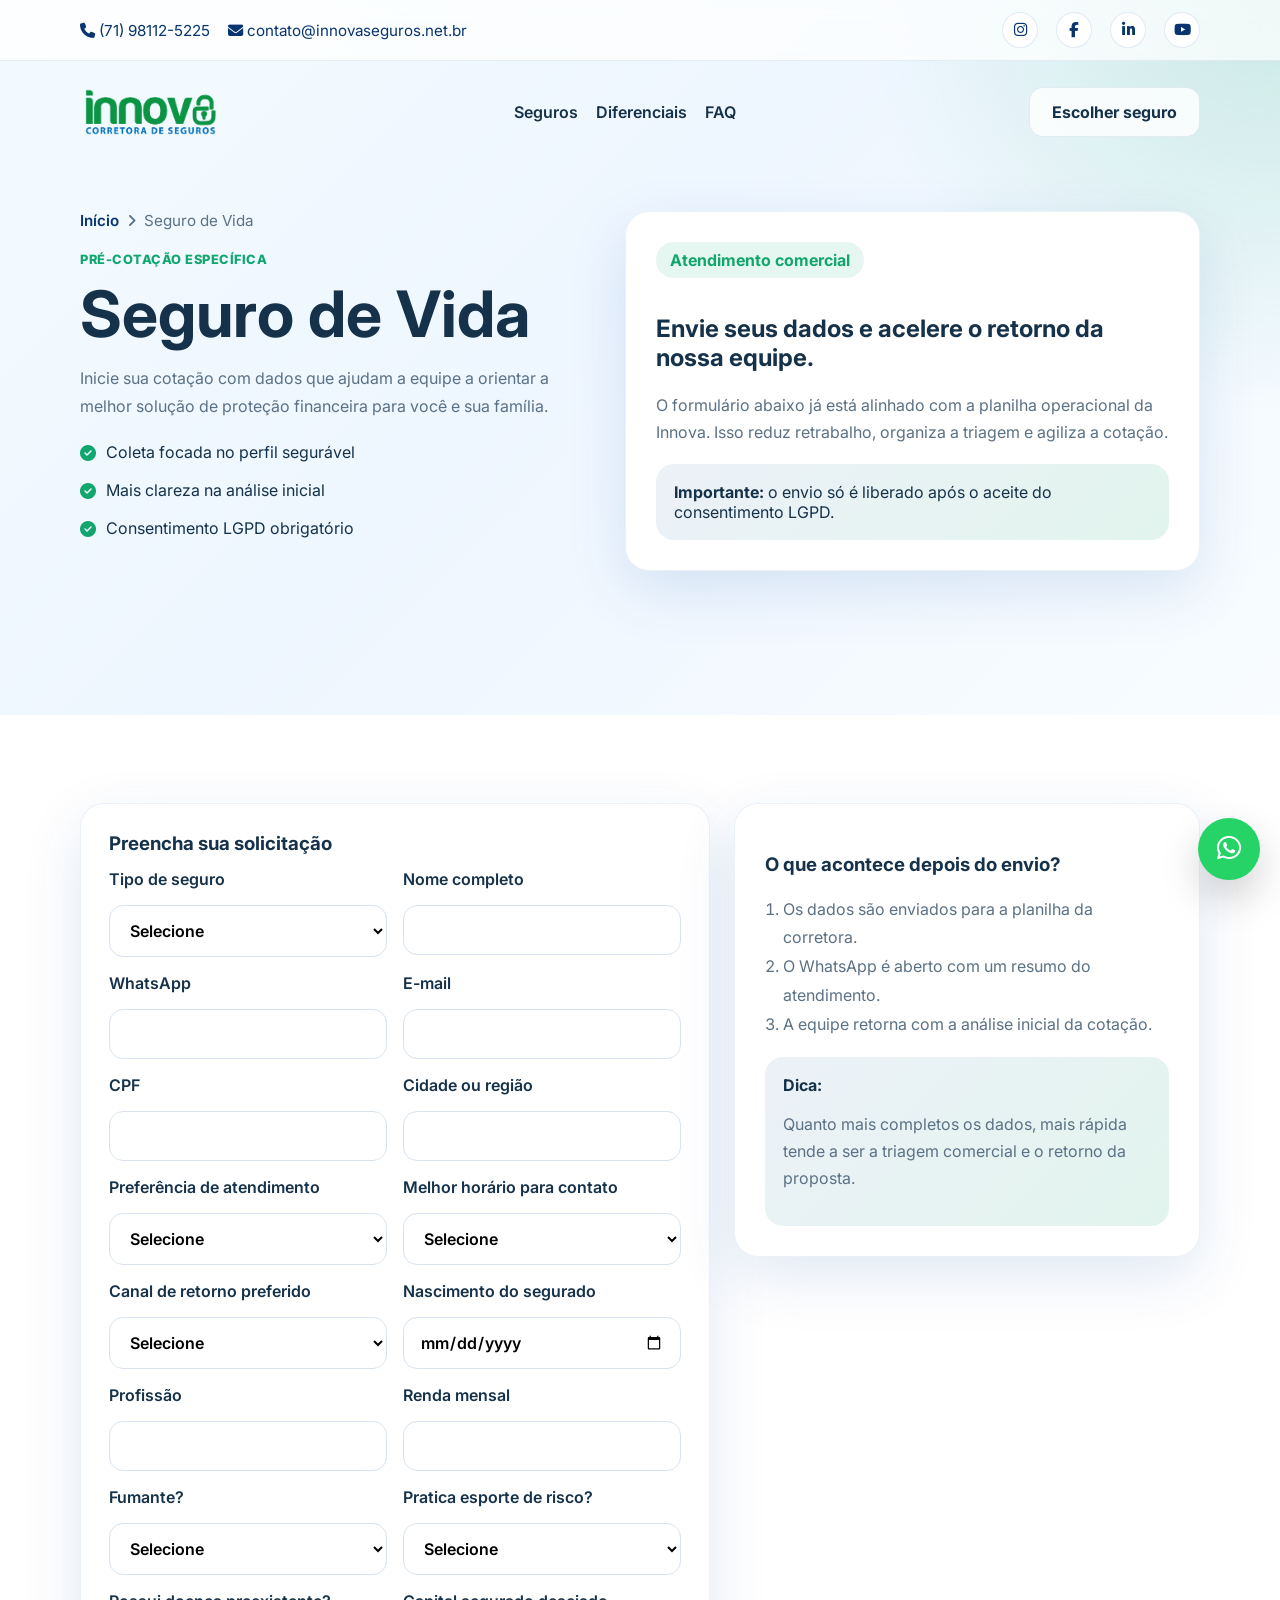
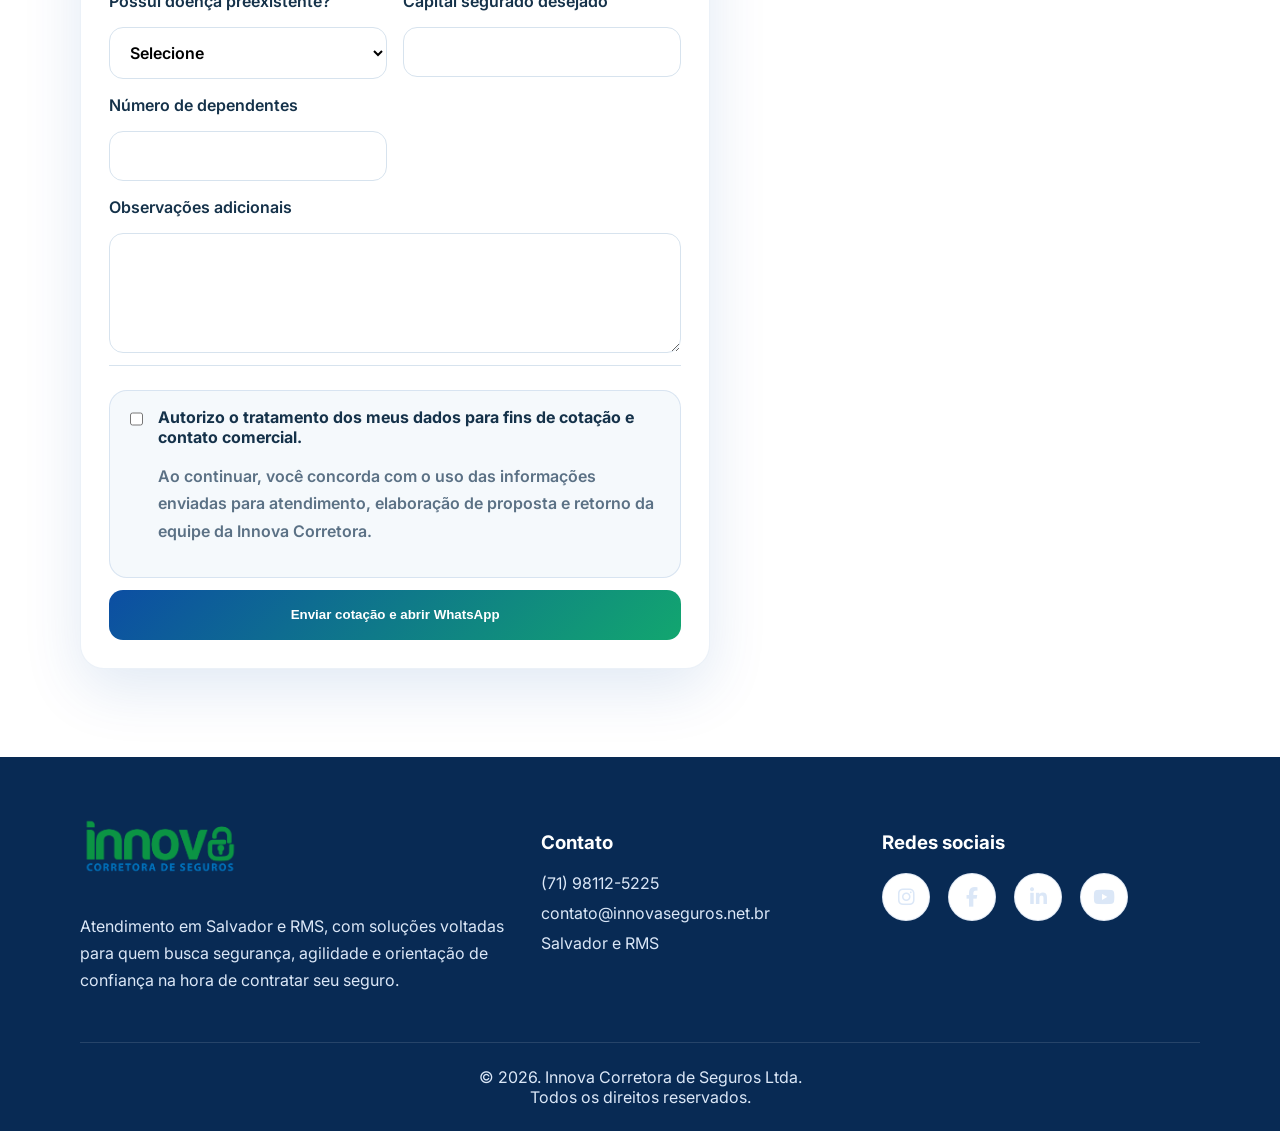
<file: frontend/public/seguros/vida.html>
<!DOCTYPE html>
<html lang="pt-BR">
<head>
  <meta charset="UTF-8" />
  <meta name="viewport" content="width=device-width, initial-scale=1.0" />
  <title>Seguro de Vida | Innova Corretora</title>
  <meta name="description" content="Inicie sua cotação com dados que ajudam a equipe a orientar a melhor solução de proteção financeira para você e sua família." />
  <link rel="preconnect" href="https://fonts.googleapis.com">
  <link rel="preconnect" href="https://fonts.gstatic.com" crossorigin>
  <link href="https://fonts.googleapis.com/css2?family=Inter:wght@400;500;600;700;800&display=swap" rel="stylesheet">
  <link rel="stylesheet" href="https://cdnjs.cloudflare.com/ajax/libs/font-awesome/6.5.2/css/all.min.css" crossorigin="anonymous" referrerpolicy="no-referrer" />
  <link rel="stylesheet" href="../../assets/css/style.css" />
  <link rel="icon" type="image/png" href="../../assets/img/favicon.png" />
</head>
<body>
  <header class="hero">
    <div id="site-header"></div>
    <div class="container product-hero">
      <div class="product-copy">
        <div class="breadcrumb"><a href="../index.html">Início</a> <i class="fa-solid fa-angle-right"></i> <span>Seguro de Vida</span></div>
        <span class="eyebrow">Pré-cotação específica</span>
        <h1>Seguro de Vida</h1>
        <p>Inicie sua cotação com dados que ajudam a equipe a orientar a melhor solução de proteção financeira para você e sua família.</p>
        <ul class="product-points">
          <li><i class="fa-solid fa-circle-check"></i> Coleta focada no perfil segurável</li>
          <li><i class="fa-solid fa-circle-check"></i> Mais clareza na análise inicial</li>
          <li><i class="fa-solid fa-circle-check"></i> Consentimento LGPD obrigatório</li>
        </ul>
      </div>
      <aside class="product-aside">
        <div class="card-badge">Atendimento comercial</div>
        <h2>Envie seus dados e acelere o retorno da nossa equipe.</h2>
        <p>O formulário abaixo já está alinhado com a planilha operacional da Innova. Isso reduz retrabalho, organiza a triagem e agiliza a cotação.</p>
        <div class="highlight-box"><strong>Importante:</strong> o envio só é liberado após o aceite do consentimento LGPD.</div>
      </aside>
    </div>
  </header>
  <main class="section">
    <div class="container product-layout">
      <div class="product-form-wrap">
        <form class="js-lead-form">
          <div class="form-section">
            <h3>Preencha sua solicitação</h3>
            <div class="form-grid"><label class="field"><span>Tipo de seguro</span><select name="Tipo_Seguro" required ><option value="">Selecione</option><option value="Vida">Vida</option></select><div class="field-error">Preencha este campo corretamente.</div></label>
<label class="field"><span>Nome completo</span><input type="text" name="Nome_Completo" required /><div class="field-error">Preencha este campo corretamente.</div></label>
<label class="field"><span>WhatsApp</span><input type="tel" name="Telefone" required /><div class="field-error">Preencha este campo corretamente.</div></label>
<label class="field"><span>E-mail</span><input type="email" name="Email" required /><div class="field-error">Preencha este campo corretamente.</div></label>
<label class="field"><span>CPF</span><input type="text" name="CPF_CNPJ" required /><div class="field-error">Preencha este campo corretamente.</div></label>
<label class="field"><span>Cidade ou região</span><input type="text" name="Cidade_Regiao" required /><div class="field-error">Preencha este campo corretamente.</div></label>
<label class="field"><span>Preferência de atendimento</span><select name="Atendimento" required ><option value="">Selecione</option><option value="Online">Online</option><option value="Presencial">Presencial</option><option value="Ambos">Ambos</option></select><div class="field-error">Preencha este campo corretamente.</div></label>
<label class="field"><span>Melhor horário para contato</span><select name="Melhor_Horario" required ><option value="">Selecione</option><option value="Manhã">Manhã</option><option value="Tarde">Tarde</option><option value="Noite">Noite</option><option value="Comercial">Comercial</option></select><div class="field-error">Preencha este campo corretamente.</div></label>
<label class="field"><span>Canal de retorno preferido</span><select name="Canal_Retorno" required ><option value="">Selecione</option><option value="WhatsApp">WhatsApp</option><option value="Ligação">Ligação</option><option value="E-mail">E-mail</option></select><div class="field-error">Preencha este campo corretamente.</div></label>
<label class="field"><span>Nascimento do segurado</span><input type="date" name="Nascimento_Segurado_Vida" required /><div class="field-error">Preencha este campo corretamente.</div></label>
<label class="field"><span>Profissão</span><input type="text" name="Profissao_Segurado_Vida" required /><div class="field-error">Preencha este campo corretamente.</div></label>
<label class="field"><span>Renda mensal</span><input type="text" name="Renda_Mensal" required /><div class="field-error">Preencha este campo corretamente.</div></label>
<label class="field"><span>Fumante?</span><select name="Fumante" required ><option value="">Selecione</option><option value="Sim">Sim</option><option value="Não">Não</option></select><div class="field-error">Preencha este campo corretamente.</div></label>
<label class="field"><span>Pratica esporte de risco?</span><select name="Esporte_Risco" required ><option value="">Selecione</option><option value="Sim">Sim</option><option value="Não">Não</option></select><div class="field-error">Preencha este campo corretamente.</div></label>
<label class="field"><span>Possui doença preexistente?</span><select name="Doenca_Preexistente" required ><option value="">Selecione</option><option value="Sim">Sim</option><option value="Não">Não</option></select><div class="field-error">Preencha este campo corretamente.</div></label>
<label class="field"><span>Capital segurado desejado</span><input type="text" name="Capital_Segurado_Desejado" required /><div class="field-error">Preencha este campo corretamente.</div></label>
<label class="field"><span>Número de dependentes</span><input type="text" name="Numero_Dependentes" required /><div class="field-error">Preencha este campo corretamente.</div></label>
<label class="field field-full"><span>Observações adicionais</span><textarea name="Observacoes_Gerais" placeholder="" ></textarea><div class="field-error">Preencha este campo corretamente.</div></label></div>
          </div>
          <div class="form-actions">
            <label class="consent-box field">
              <input type="checkbox" name="LGPD_Consentimento" required />
              <div>
                <strong>Autorizo o tratamento dos meus dados para fins de cotação e contato comercial.</strong>
                <p>Ao continuar, você concorda com o uso das informações enviadas para atendimento, elaboração de proposta e retorno da equipe da Innova Corretora.</p>
                <div class="field-error">É necessário aceitar o consentimento LGPD para enviar.</div>
              </div>
            </label>
            <div class="status-message"></div>
            <button type="submit" class="btn btn-primary btn-wide">Enviar cotação e abrir WhatsApp</button>
          </div>
        </form>
      </div>
      <aside class="product-aside">
        <h3>O que acontece depois do envio?</h3>
        <ol class="aside-list">
          <li>Os dados são enviados para a planilha da corretora.</li>
          <li>O WhatsApp é aberto com um resumo do atendimento.</li>
          <li>A equipe retorna com a análise inicial da cotação.</li>
        </ol>
        <div class="highlight-box">
          <strong>Dica:</strong>
          <p>Quanto mais completos os dados, mais rápida tende a ser a triagem comercial e o retorno da proposta.</p>
        </div>
      </aside>
    </div>
  </main>
  <div id="site-footer"></div>
  <a class="floating-whatsapp" href="https://wa.me/5571981125225?text=Ol%C3%A1!%20Quero%20fazer%20uma%20cota%C3%A7%C3%A3o%20com%20a%20Innova%20Corretora%20de%20Seguros." target="_blank" rel="noopener noreferrer" aria-label="Falar no WhatsApp"><i class="fa-brands fa-whatsapp"></i></a>

  <script src="../config/env.js"></script>
  <script src="../../assets/js/layout.js"></script>
  <script src="../../assets/js/main.js"></script>

</body>
</html>
</file>
<file: frontend/assets/css/style.css>
:root {
  --primary: #0c4ea3;
  --primary-dark: #08356f;
  --secondary: #12a66f;
  --bg: #f5f9fc;
  --text: #15324a;
  --muted: #5b7185;
  --white: #ffffff;
  --border: #d7e3ee;
  --danger: #c0392b;
  --success: #0d8b5f;
  --shadow: 0 20px 60px rgba(12, 78, 163, 0.12);
}
*{box-sizing:border-box} html{scroll-behavior:smooth} body{margin:0;font-family:'Inter',sans-serif;color:var(--text);background:var(--white)}
a{color:inherit;text-decoration:none} img{max-width:100%;display:block} .container{width:min(1120px,calc(100% - 32px));margin:0 auto}
.hero{background:radial-gradient(circle at top right, rgba(18,166,111,.18), transparent 28%),linear-gradient(135deg,#f4fbff 0%,#eef6ff 45%,#f8fcff 100%);padding-bottom:72px}
.topbar{border-bottom:1px solid rgba(8,53,111,.08);background:rgba(255,255,255,.72);backdrop-filter:blur(8px)}
.topbar-inner,.nav-wrap,.hero-grid,.two-columns,.footer-grid,.product-hero,.product-layout{display:grid;gap:24px}
.topbar-inner{grid-template-columns:1fr auto;align-items:center;padding:12px 0}.topbar-contact,.topbar-social,.nav,.hero-actions,.hero-points,.footer-social,.product-points{display:flex;gap:18px;align-items:center;flex-wrap:wrap}
.topbar-contact a,.topbar-social a{color:var(--primary-dark);font-size:.95rem}.topbar-social a,.footer-social a{width:36px;height:36px;display:inline-flex;align-items:center;justify-content:center;border-radius:50%;background:var(--white);border:1px solid rgba(12,78,163,.12)}
.footer-social a{width:48px;height:48px;font-size:1.2rem}
.nav-wrap{grid-template-columns:auto 1fr auto;align-items:center;padding:22px 0}.brand{display:inline-flex;align-items:center;gap:12px}.brand strong,.brand span{display:block}.brand span{color:var(--muted);font-size:.92rem}.brand-mark{width:46px;height:46px;border-radius:14px;background:linear-gradient(135deg,var(--primary),var(--secondary));color:var(--white);display:grid;place-items:center;font-weight:800;font-size:1.25rem;box-shadow:var(--shadow)}
.nav{justify-content:center}.nav a{font-weight:600;color:var(--text)}
.hero-grid{grid-template-columns:1.15fr .85fr;align-items:center;padding-top:34px}.product-hero{grid-template-columns:.95fr 1.05fr;align-items:start;padding:48px 0 72px}
.eyebrow{display:inline-block;color:var(--secondary);font-weight:800;letter-spacing:.04em;text-transform:uppercase;font-size:.8rem;margin-bottom:12px}.hero-copy h1,.section-heading h2,.product-copy h1{margin:0 0 16px;line-height:1.1}.hero-copy h1,.product-copy h1{font-size:clamp(2.1rem,5vw,4.1rem);max-width:13ch}
.hero-copy p,.section-heading p,.insurance-card p,.benefit-item p,.faq-list p,.footer-text,.hero-card p,.product-copy p,.product-aside p,.field-help,.consent-box p{color:var(--muted);line-height:1.7}
.hero-card,.insurance-card,.quote-form,.faq-list details,.product-aside,.product-form-wrap{background:var(--white);border:1px solid rgba(12,78,163,.08);border-radius:24px;box-shadow:var(--shadow)}
.hero-card,.product-aside{padding:30px}.card-badge{display:inline-block;background:rgba(18,166,111,.1);color:var(--secondary);font-weight:700;padding:8px 14px;border-radius:999px;margin-bottom:16px}.mini-stats{display:grid;grid-template-columns:repeat(3,1fr);gap:14px;margin-top:28px}.mini-stats div{padding:16px;border-radius:18px;background:var(--bg)}.mini-stats strong{display:block;margin-bottom:6px;color:var(--primary-dark)}
.btn{display:inline-flex;align-items:center;justify-content:center;min-height:50px;padding:0 22px;border-radius:14px;font-weight:700;transition:.2s ease;border:none;cursor:pointer}.btn:hover{transform:translateY(-1px)}.btn-primary{background:linear-gradient(135deg,var(--primary),var(--secondary));color:var(--white)}.btn-outline{border:1px solid rgba(12,78,163,.14);background:var(--white);color:var(--primary-dark)}.btn-light{background:rgba(255,255,255,.8);border:1px solid rgba(12,78,163,.1)}.btn-wide{width:100%}
.section{padding:88px 0}.section.muted{background:var(--bg)}.section-heading{margin-bottom:36px}.section-heading.center{text-align:center;max-width:760px;margin:0 auto 36px}.cards-grid{display:grid;grid-template-columns:repeat(4,1fr);gap:20px}.insurance-card{padding:28px;transition:.2s ease;position:relative}.insurance-card:hover{transform:translateY(-4px)}.insurance-card i{font-size:1.8rem;color:var(--primary);margin-bottom:18px}.insurance-card h3{margin:0 0 10px}.insurance-card .card-link{margin-top:14px;display:inline-flex;gap:8px;align-items:center;color:var(--secondary);font-weight:700}
.two-columns{grid-template-columns:.9fr 1.1fr;align-items:start}.benefits-list{display:grid;gap:18px}.benefit-item{display:flex;gap:16px;padding:22px;border:1px solid var(--border);border-radius:22px;background:var(--white)}.benefit-item i{font-size:1.4rem;color:var(--secondary);margin-top:6px}.benefit-item h3{margin:0 0 8px}
.quote-wrap{max-width:860px}.quote-form,.product-form-wrap{padding:28px}.form-grid{display:grid;grid-template-columns:repeat(2,1fr);gap:16px}.field-full,.full{grid-column:1/-1}label,.field{display:block;font-weight:600}.field span{display:block;margin-bottom:8px}.field-help{font-size:.9rem;margin-top:6px}.quote-form input,.quote-form select,.quote-form textarea,.product-form-wrap input,.product-form-wrap select,.product-form-wrap textarea{width:100%;margin-top:8px;padding:14px 16px;border:1px solid var(--border);border-radius:14px;font:inherit;background:#fff}.quote-form textarea,.product-form-wrap textarea{resize:vertical;min-height:120px}
.form-section{margin-bottom:24px;padding-bottom:8px;border-bottom:1px solid var(--border)}.form-section:last-of-type{border-bottom:none}.form-section h3{margin:0 0 14px}.form-actions{display:grid;gap:12px;margin-top:10px}.consent-box{display:flex;gap:12px;align-items:flex-start;padding:16px;border:1px solid rgba(12,78,163,.12);background:var(--bg);border-radius:18px}.consent-box input{width:18px;height:18px;margin-top:3px}.consent-box strong{display:block;margin-bottom:4px}
.status-message{display:none;padding:14px 16px;border-radius:14px;font-weight:600}.status-message.is-visible{display:block}.status-message.is-error{background:rgba(192,57,43,.08);color:var(--danger)}.status-message.is-success{background:rgba(13,139,95,.1);color:var(--success)}.field-error{font-size:.88rem;color:var(--danger);margin-top:6px;display:none}.field.has-error .field-error{display:block}.field.has-error input,.field.has-error select,.field.has-error textarea{border-color:rgba(192,57,43,.6);background:#fff9f8}.is-loading{opacity:.72;pointer-events:none}
.faq-list{display:grid;gap:14px}.faq-list details{padding:22px}.faq-list summary{font-weight:700;cursor:pointer;list-style:none}.faq-list summary::-webkit-details-marker{display:none}.faq-list p{margin:12px 0 0}
.footer{background:#082a54;color:#dbe7f7;padding-top:56px}.footer-grid{grid-template-columns:1.1fr .8fr .8fr;align-items:start}.footer h3{color:#fff}.footer-text,.footer-list a,.footer-list li{color:#dbe7f7}.footer-list{margin:0;padding:0;list-style:none;display:grid;gap:10px}.footer-bottom{padding:24px 0;border-top:1px solid rgba(255,255,255,.12);margin-top:32px}.footer-brand .brand-mark{box-shadow:none}.footer-bottom p{margin:0;color:#dbe7f7}
.hero-points,.product-points{list-style:none;padding:0;margin:22px 0 0}.hero-points li,.product-points li{display:flex;gap:10px;align-items:flex-start}.hero-points i,.product-points i{color:var(--secondary);margin-top:3px}
.breadcrumb{display:flex;gap:8px;align-items:center;font-size:.95rem;color:var(--muted);margin-bottom:18px}.breadcrumb a{color:var(--primary-dark);font-weight:600}
.product-layout{grid-template-columns:1.15fr .85fr;align-items:start}.product-aside{position:sticky;top:20px}.aside-list{padding-left:18px;color:var(--muted);line-height:1.8}.highlight-box{padding:18px;border-radius:18px;background:linear-gradient(135deg, rgba(12,78,163,.08), rgba(18,166,111,.12));margin-top:18px}
.floating-whatsapp{position:fixed;right:20px;bottom:20px;width:62px;height:62px;border-radius:50%;background:#25d366;color:#fff;display:grid;place-items:center;font-size:1.7rem;box-shadow:0 18px 40px rgba(0,0,0,.18);z-index:50}
@media (max-width: 1024px){.cards-grid{grid-template-columns:repeat(2,1fr)}.hero-grid,.two-columns,.footer-grid,.product-hero,.product-layout,.nav-wrap,.topbar-inner{grid-template-columns:1fr}.nav{justify-content:flex-start}.product-aside{position:static}}
@media (max-width: 720px){.cards-grid,.form-grid{grid-template-columns:1fr}.hero-copy h1,.product-copy h1{max-width:none}.btn{width:100%}.topbar-contact,.topbar-social,.hero-actions,.nav{gap:12px}.floating-whatsapp{right:14px;bottom:14px;width:56px;height:56px}}
.brand-logo{display:inline-flex;align-items:center}
.brand-logo img{height:58px;width:auto;max-width:min(100%,320px);object-fit:contain}
.footer-logo{margin-bottom:18px}
.footer-logo img{height:66px;max-width:min(100%,340px)}
.nav-wrap .brand-logo{min-height:58px}
@media (max-width: 720px){.brand-logo img{height:48px}.footer-logo img{height:54px}}
</file>
